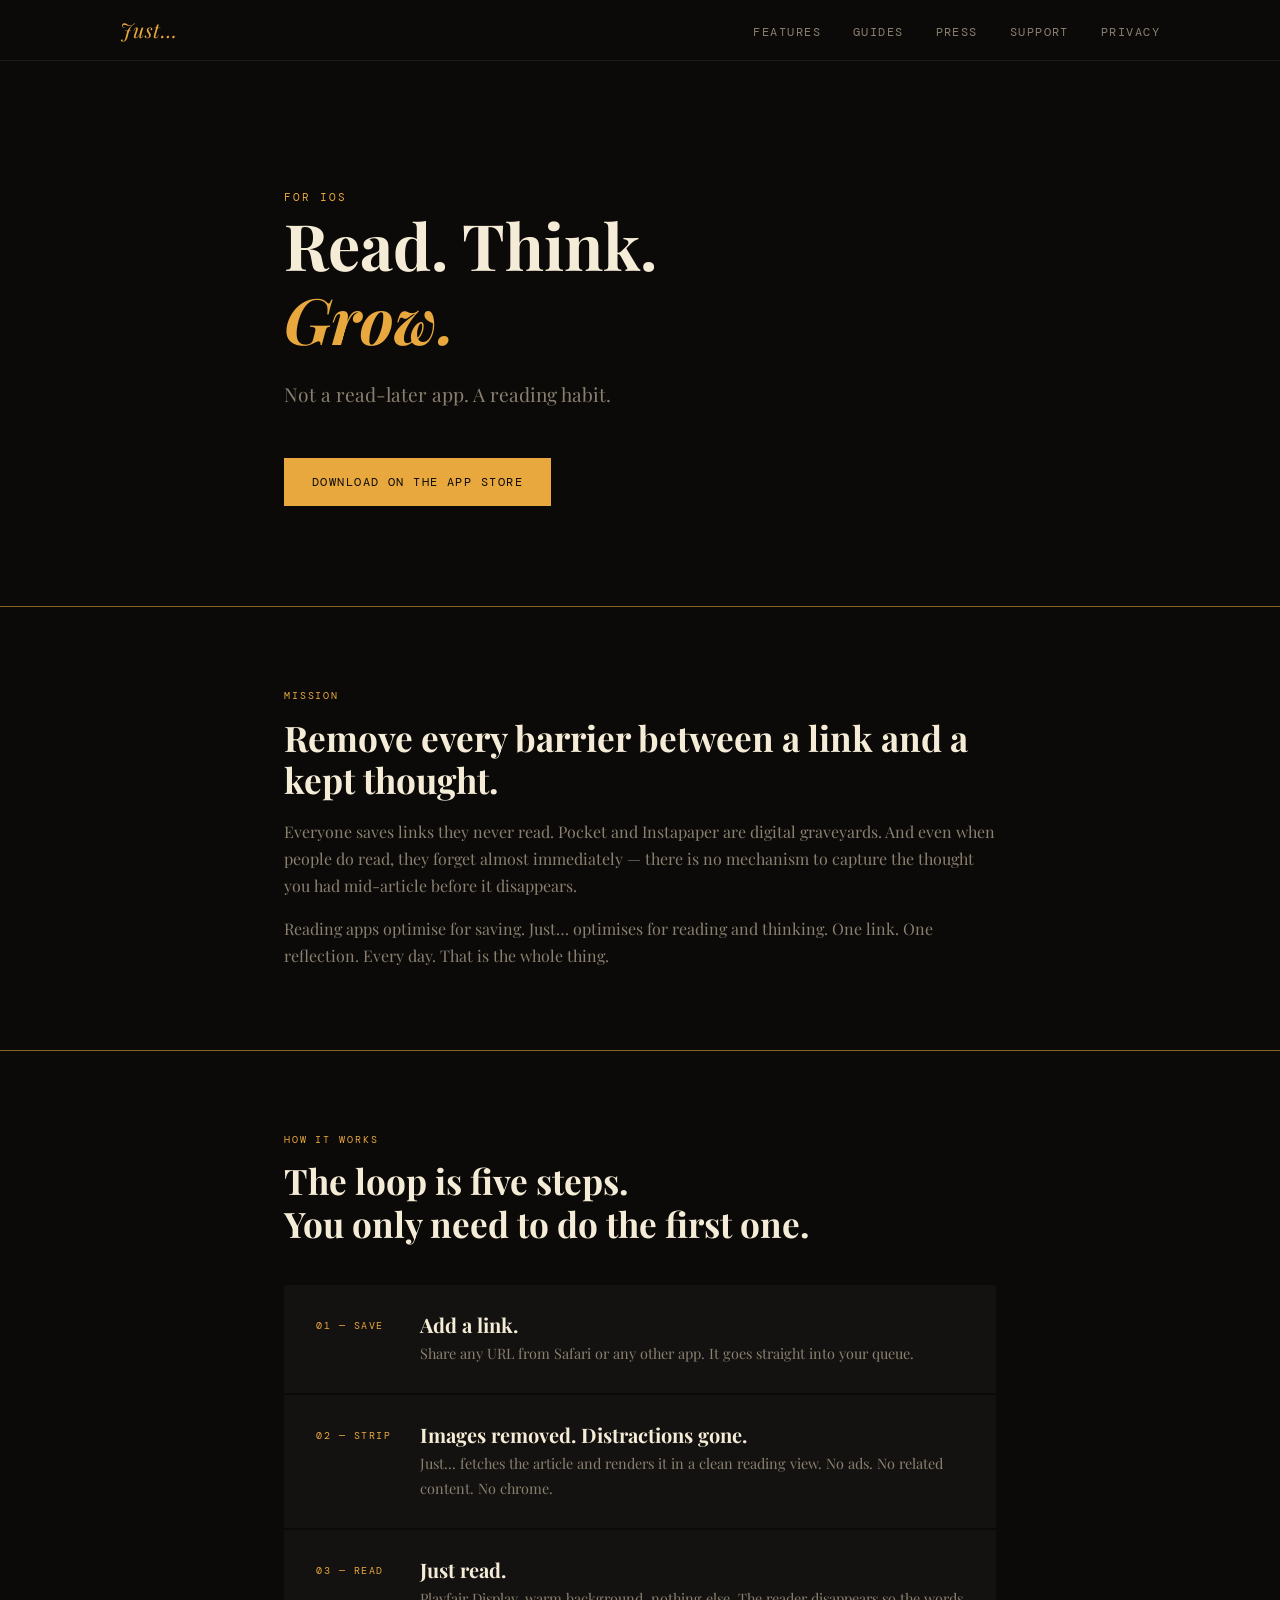
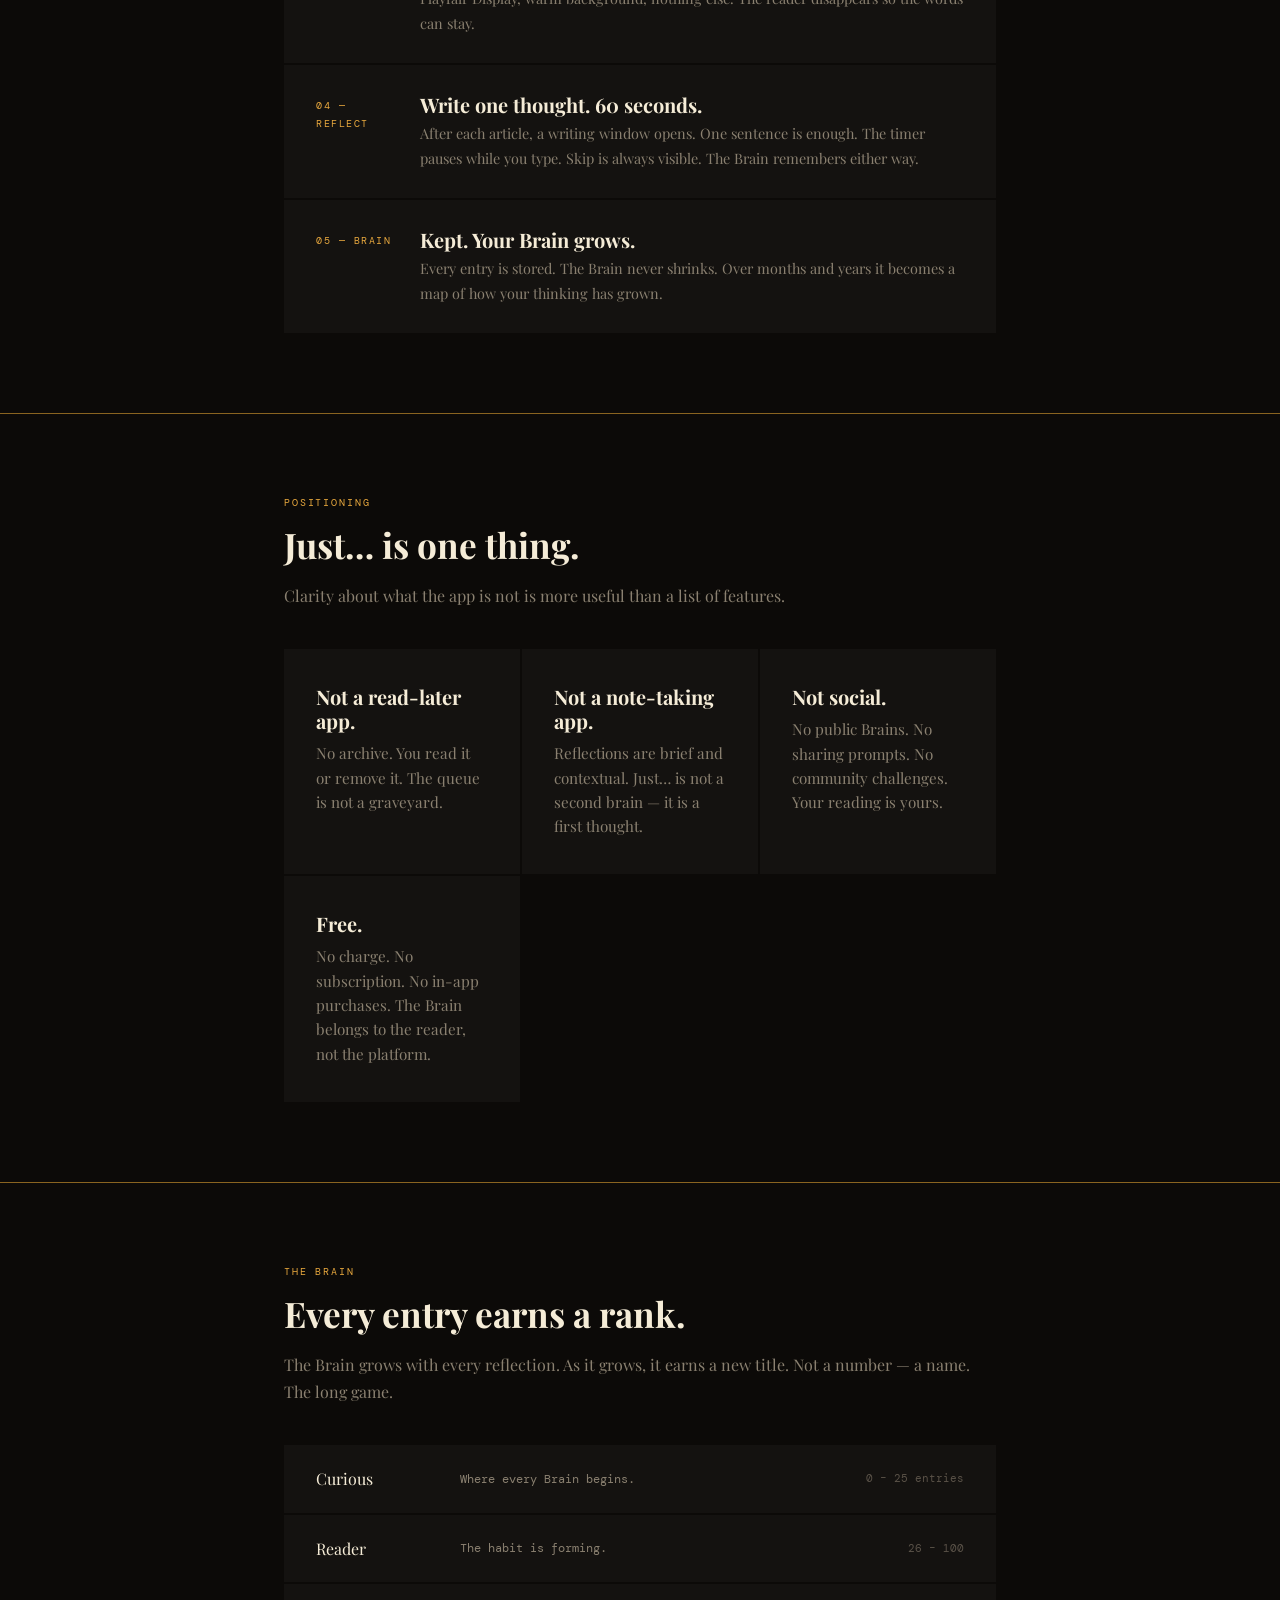
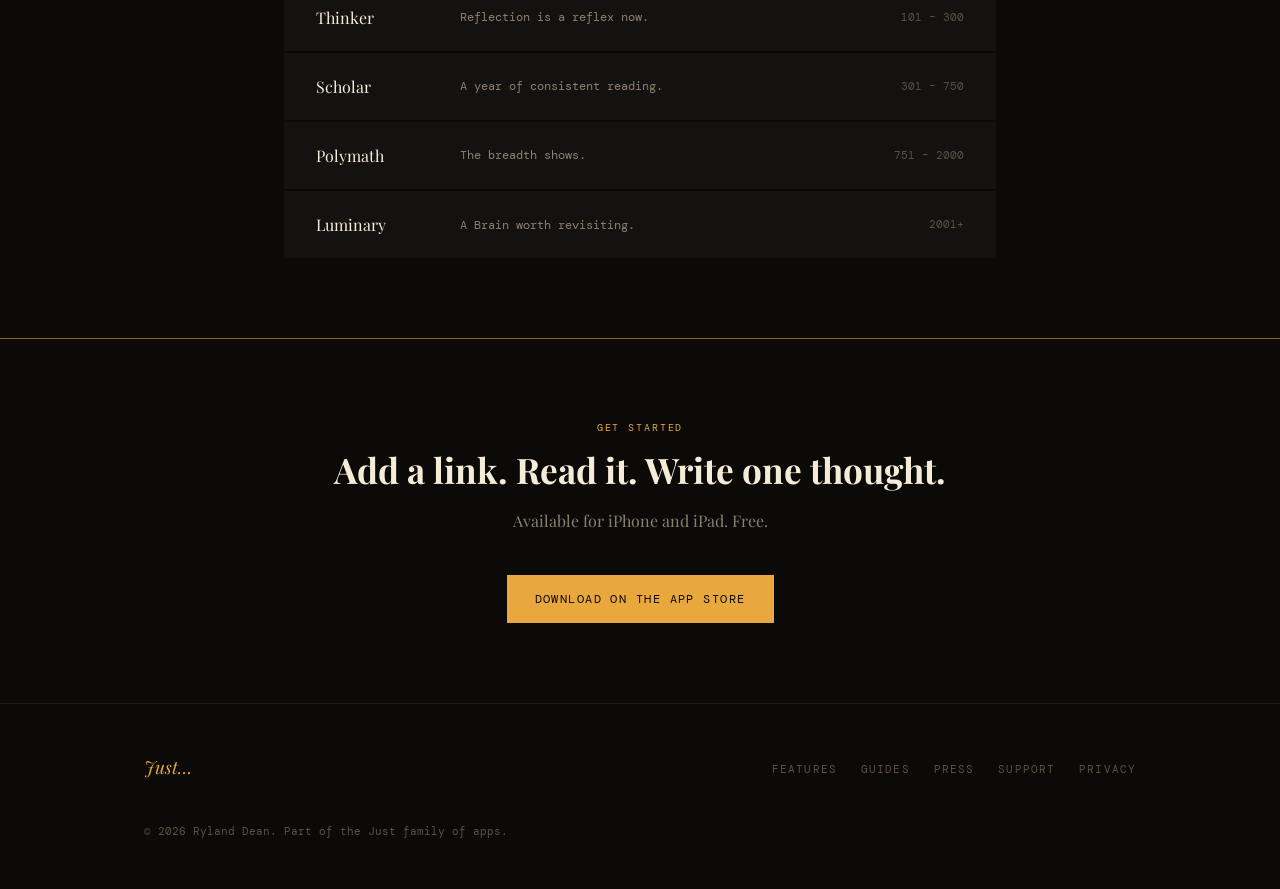
<file: docs/index.html>
<!DOCTYPE html>
<html lang="en">
<head>
  <meta charset="UTF-8">
  <meta name="viewport" content="width=device-width, initial-scale=1.0">
  <title>Just… — Daily reading. A growing brain.</title>
  <meta name="description" content="Read one link. Reflect for 60 seconds. Watch your Brain grow. Just… is a reading habit app for iOS.">
  <link rel="stylesheet" href="style.css">
</head>
<body>

<nav>
  <div class="nav-inner">
    <a href="index.html" class="nav-logo">Just…</a>
    <ul class="nav-links">
      <li><a href="features.html">Features</a></li>
      <li><a href="guides.html">Guides</a></li>
      <li><a href="press.html">Press</a></li>
      <li><a href="support.html">Support</a></li>
      <li><a href="privacy.html">Privacy</a></li>
    </ul>
  </div>
</nav>

<main>

  <!-- Hero -->
  <section class="hero">
    <div class="container">
      <span class="hero-eyebrow">For iOS</span>
      <h1 class="hero-title">Read. Think.<br><em>Grow.</em></h1>
      <p class="hero-sub">Not a read-later app. A reading habit.</p>
      <a href="#" class="btn btn--amber">Download on the App Store</a>
    </div>
  </section>

  <!-- Mission -->
  <section id="mission">
    <div class="container">
      <span class="label">Mission</span>
      <h2>Remove every barrier between a link and a kept thought.</h2>
      <p>
        Everyone saves links they never read. Pocket and Instapaper are digital graveyards.
        And even when people do read, they forget almost immediately — there is no mechanism
        to capture the thought you had mid-article before it disappears.
      </p>
      <p>
        Reading apps optimise for saving. Just… optimises for reading and thinking.
        One link. One reflection. Every day. That is the whole thing.
      </p>
    </div>
  </section>

  <!-- The Loop -->
  <section id="loop">
    <div class="container">
      <span class="label">How it works</span>
      <h2>The loop is five steps.<br>You only need to do the first one.</h2>

      <div class="loop">
        <div class="loop-step">
          <span class="loop-step-label">01 — Save</span>
          <div>
            <h3>Add a link.</h3>
            <p>Share any URL from Safari or any other app. It goes straight into your queue.</p>
          </div>
        </div>
        <div class="loop-step">
          <span class="loop-step-label">02 — Strip</span>
          <div>
            <h3>Images removed. Distractions gone.</h3>
            <p>Just… fetches the article and renders it in a clean reading view. No ads. No related content. No chrome.</p>
          </div>
        </div>
        <div class="loop-step">
          <span class="loop-step-label">03 — Read</span>
          <div>
            <h3>Just read.</h3>
            <p>Playfair Display, warm background, nothing else. The reader disappears so the words can stay.</p>
          </div>
        </div>
        <div class="loop-step">
          <span class="loop-step-label">04 — Reflect</span>
          <div>
            <h3>Write one thought. 60 seconds.</h3>
            <p>
              After each article, a writing window opens. One sentence is enough. The timer pauses
              while you type. Skip is always visible. The Brain remembers either way.
            </p>
          </div>
        </div>
        <div class="loop-step">
          <span class="loop-step-label">05 — Brain</span>
          <div>
            <h3>Kept. Your Brain grows.</h3>
            <p>Every entry is stored. The Brain never shrinks. Over months and years it becomes a map of how your thinking has grown.</p>
          </div>
        </div>
      </div>
    </div>
  </section>

  <!-- What it is not -->
  <section id="not">
    <div class="container">
      <span class="label">Positioning</span>
      <h2>Just… is one thing.</h2>
      <p>Clarity about what the app is not is more useful than a list of features.</p>

      <div class="card-grid" style="margin-top: 40px; grid-template-columns: repeat(auto-fit, minmax(200px, 1fr));">
        <div class="card">
          <h3>Not a read-later app.</h3>
          <p>No archive. You read it or remove it. The queue is not a graveyard.</p>
        </div>
        <div class="card">
          <h3>Not a note-taking app.</h3>
          <p>Reflections are brief and contextual. Just… is not a second brain — it is a first thought.</p>
        </div>
        <div class="card">
          <h3>Not social.</h3>
          <p>No public Brains. No sharing prompts. No community challenges. Your reading is yours.</p>
        </div>
        <div class="card">
          <h3>Free.</h3>
          <p>No charge. No subscription. No in-app purchases. The Brain belongs to the reader, not the platform.</p>
        </div>
      </div>
    </div>
  </section>

  <!-- The Brain Ranks -->
  <section id="brain">
    <div class="container">
      <span class="label">The Brain</span>
      <h2>Every entry earns a rank.</h2>
      <p>
        The Brain grows with every reflection. As it grows, it earns a new title.
        Not a number — a name. The long game.
      </p>

      <div class="rank-grid">
        <div class="rank-row">
          <span class="rank-title">Curious</span>
          <span class="rank-desc">Where every Brain begins.</span>
          <span class="rank-range">0 – 25 entries</span>
        </div>
        <div class="rank-row">
          <span class="rank-title">Reader</span>
          <span class="rank-desc">The habit is forming.</span>
          <span class="rank-range">26 – 100</span>
        </div>
        <div class="rank-row">
          <span class="rank-title">Thinker</span>
          <span class="rank-desc">Reflection is a reflex now.</span>
          <span class="rank-range">101 – 300</span>
        </div>
        <div class="rank-row">
          <span class="rank-title">Scholar</span>
          <span class="rank-desc">A year of consistent reading.</span>
          <span class="rank-range">301 – 750</span>
        </div>
        <div class="rank-row">
          <span class="rank-title">Polymath</span>
          <span class="rank-desc">The breadth shows.</span>
          <span class="rank-range">751 – 2000</span>
        </div>
        <div class="rank-row">
          <span class="rank-title">Luminary</span>
          <span class="rank-desc">A Brain worth revisiting.</span>
          <span class="rank-range">2001+</span>
        </div>
      </div>
    </div>
  </section>

  <!-- CTA -->
  <section>
    <div class="container" style="text-align: center;">
      <span class="label" style="display: block; text-align: center;">Get started</span>
      <h2>Add a link. Read it. Write one thought.</h2>
      <p style="max-width: 400px; margin: 0 auto 40px;">Available for iPhone and iPad. Free.</p>
      <a href="#" class="btn btn--amber">Download on the App Store</a>
    </div>
  </section>

</main>

<footer>
  <div class="footer-inner">
    <span class="footer-logo">Just…</span>
    <ul class="footer-links">
      <li><a href="features.html">Features</a></li>
      <li><a href="guides.html">Guides</a></li>
      <li><a href="press.html">Press</a></li>
      <li><a href="support.html">Support</a></li>
      <li><a href="privacy.html">Privacy</a></li>
    </ul>
    <p class="footer-copy">© 2026 Ryland Dean. Part of the Just family of apps.</p>
  </div>
</footer>

</body>
</html>
</file>
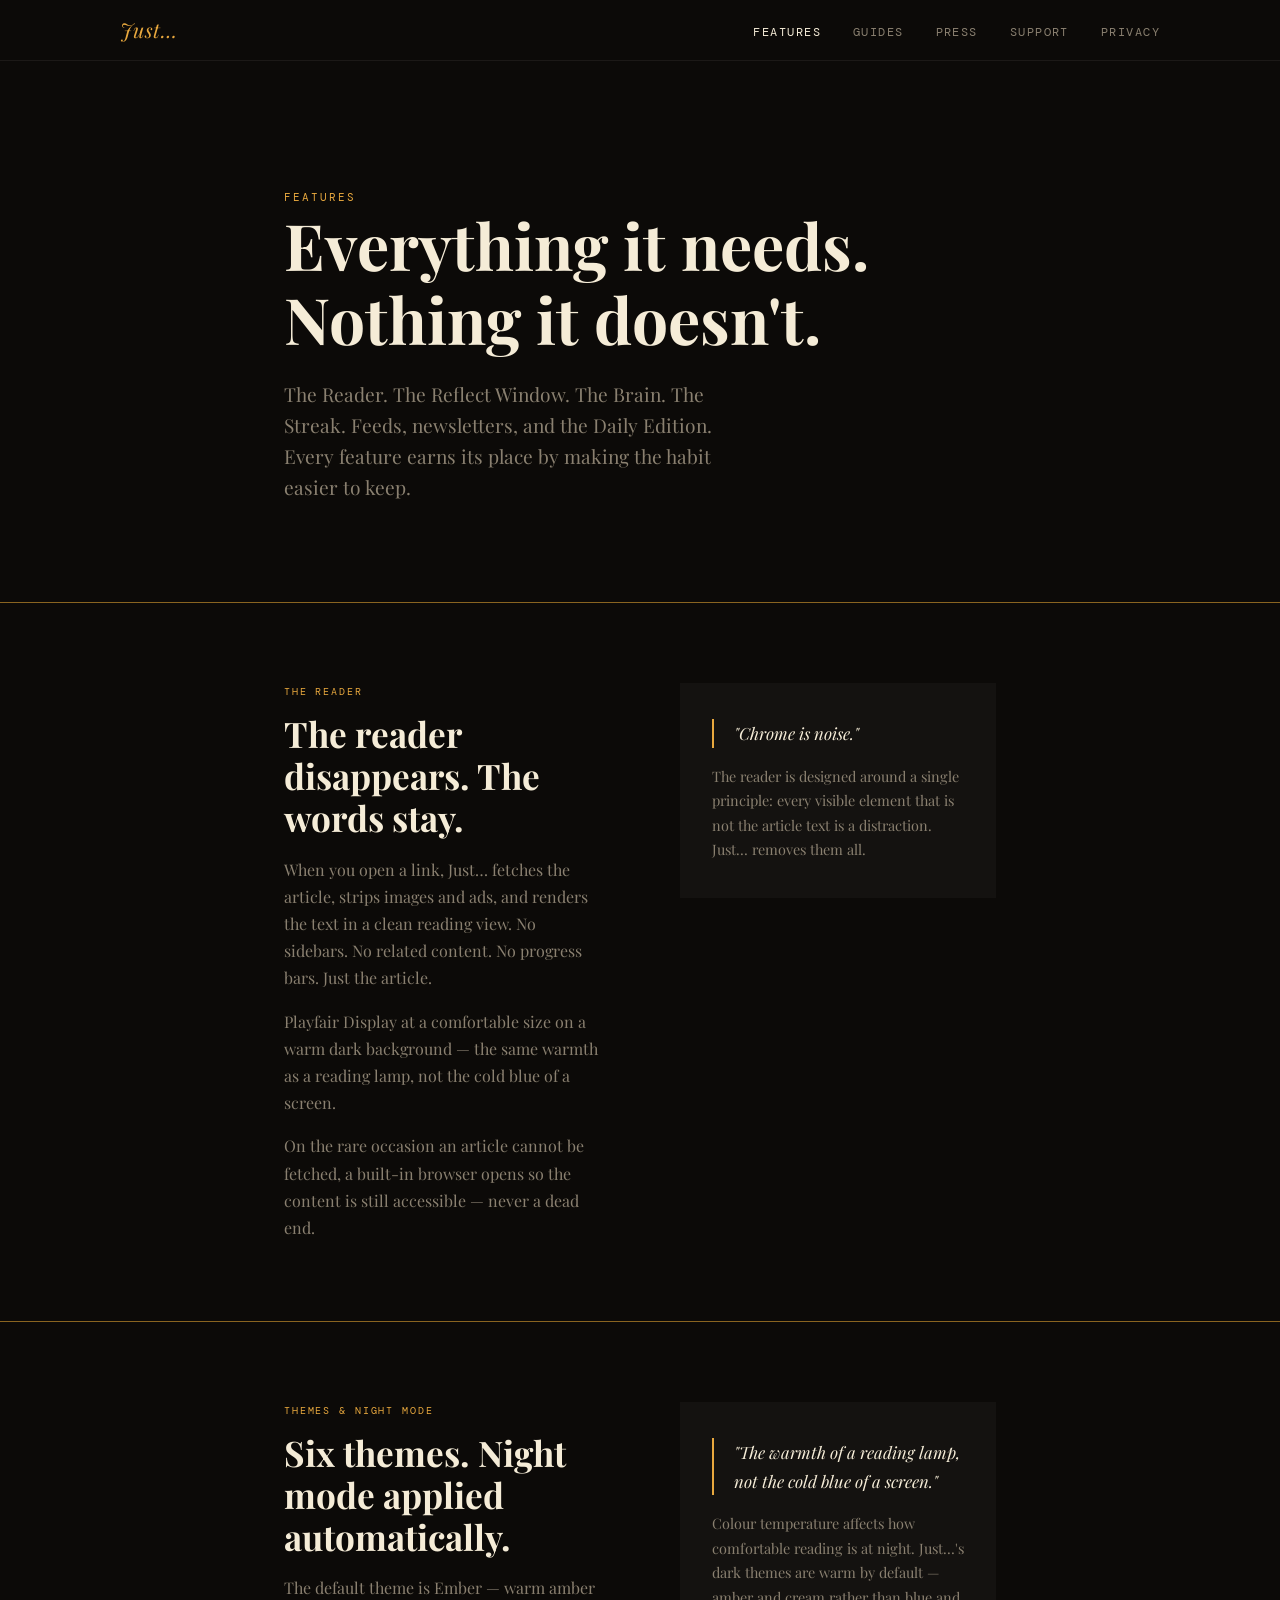
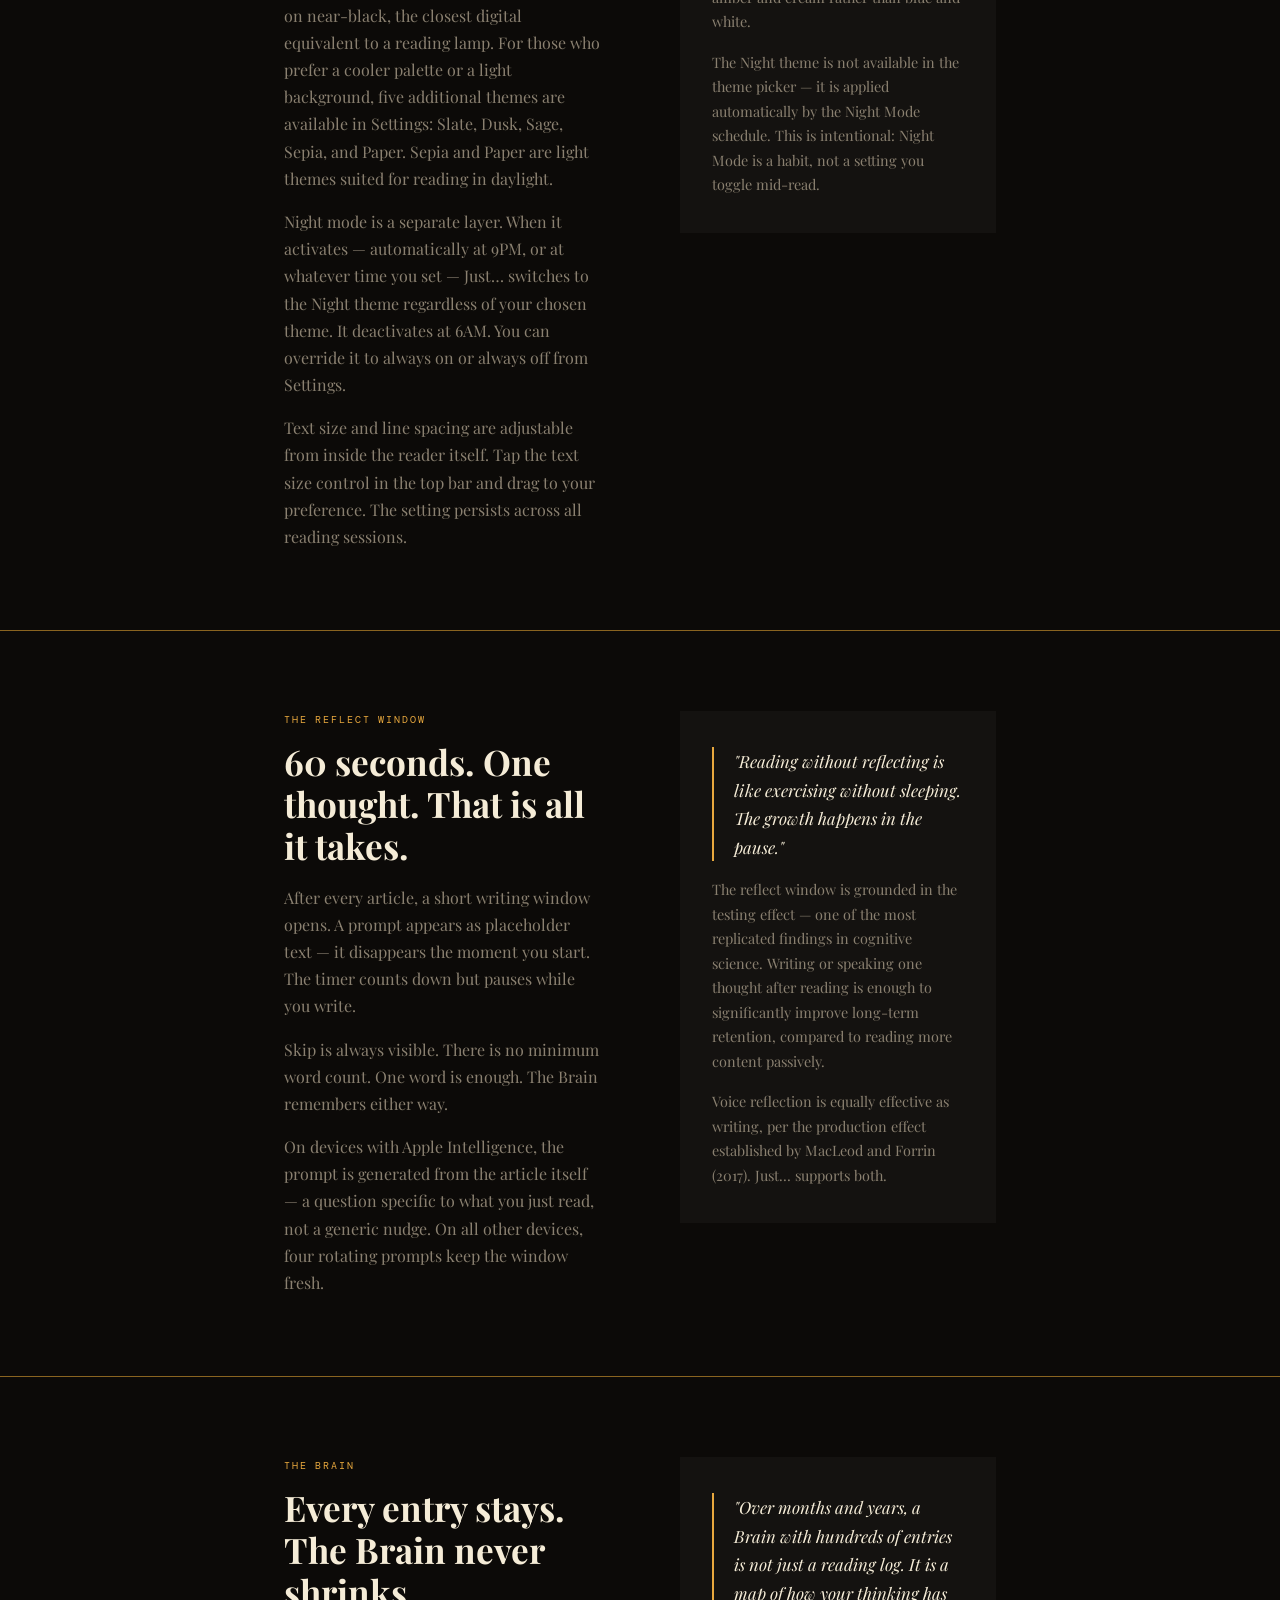
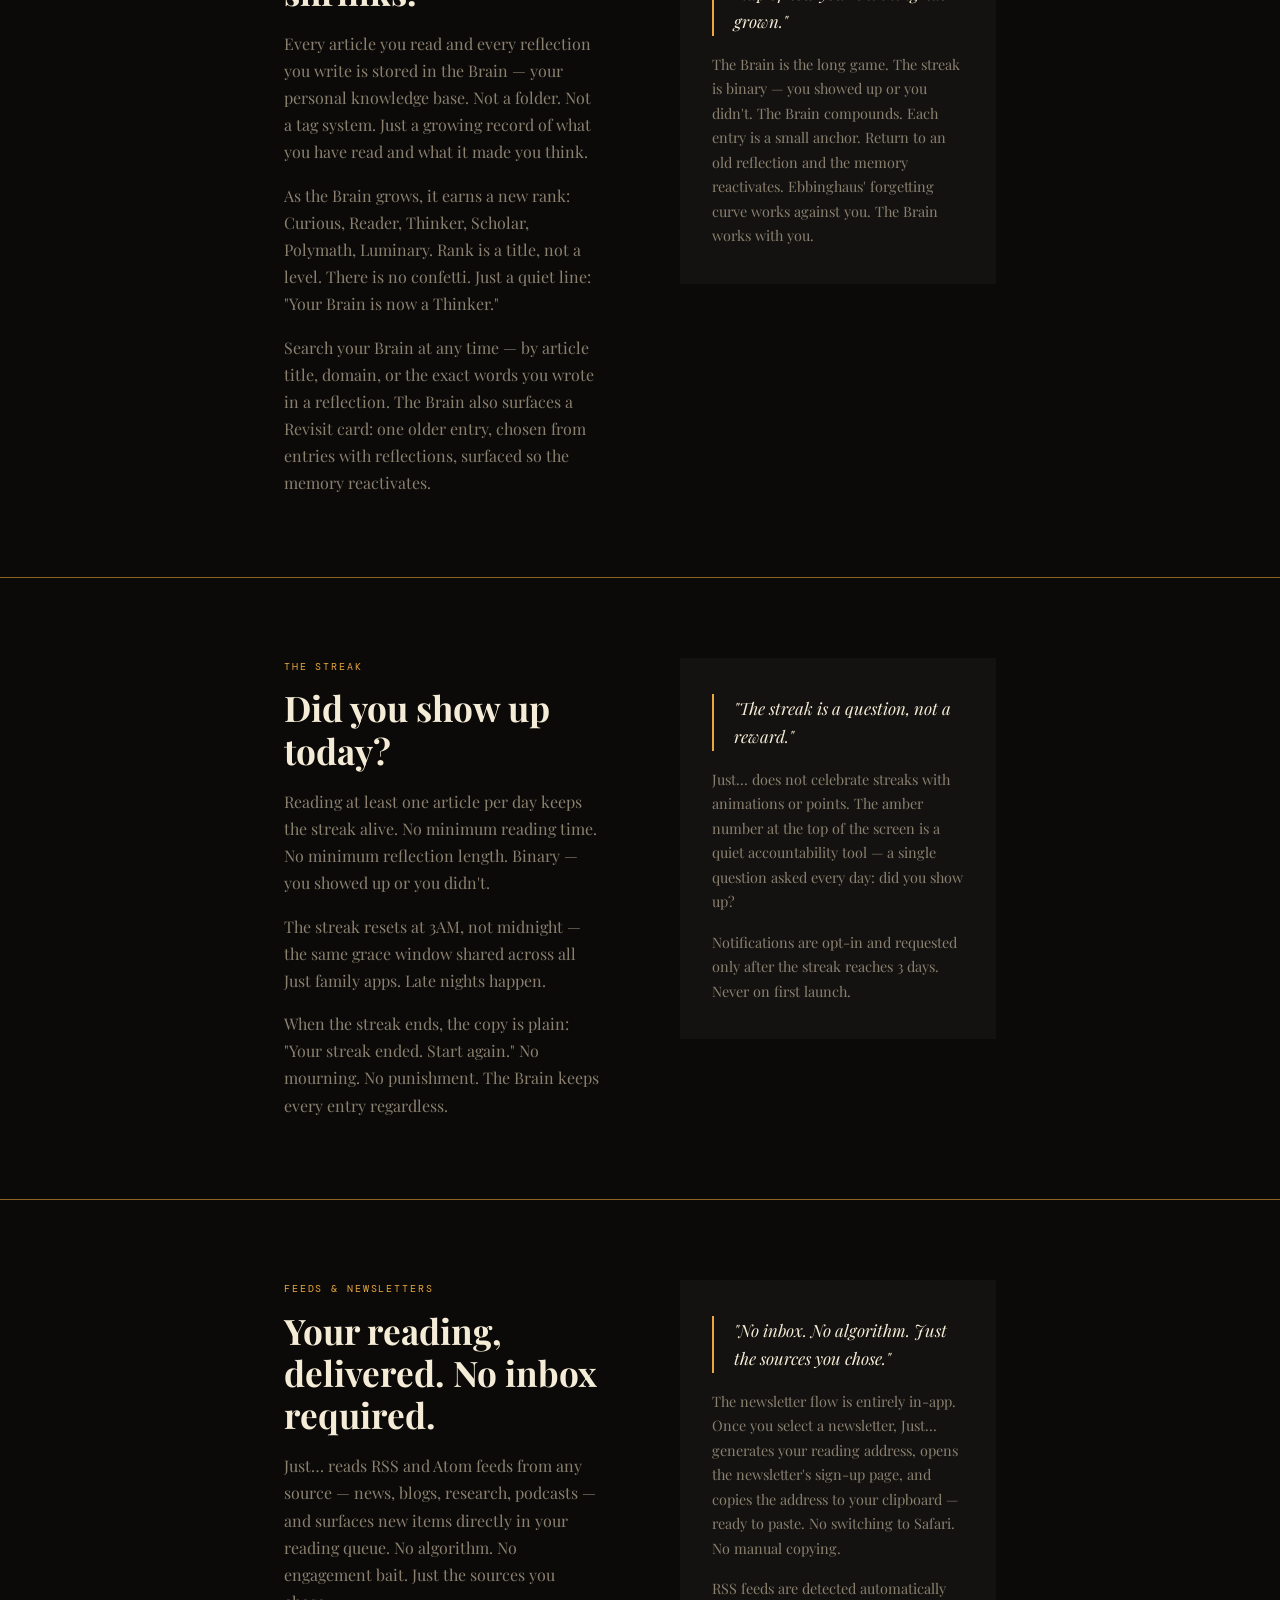
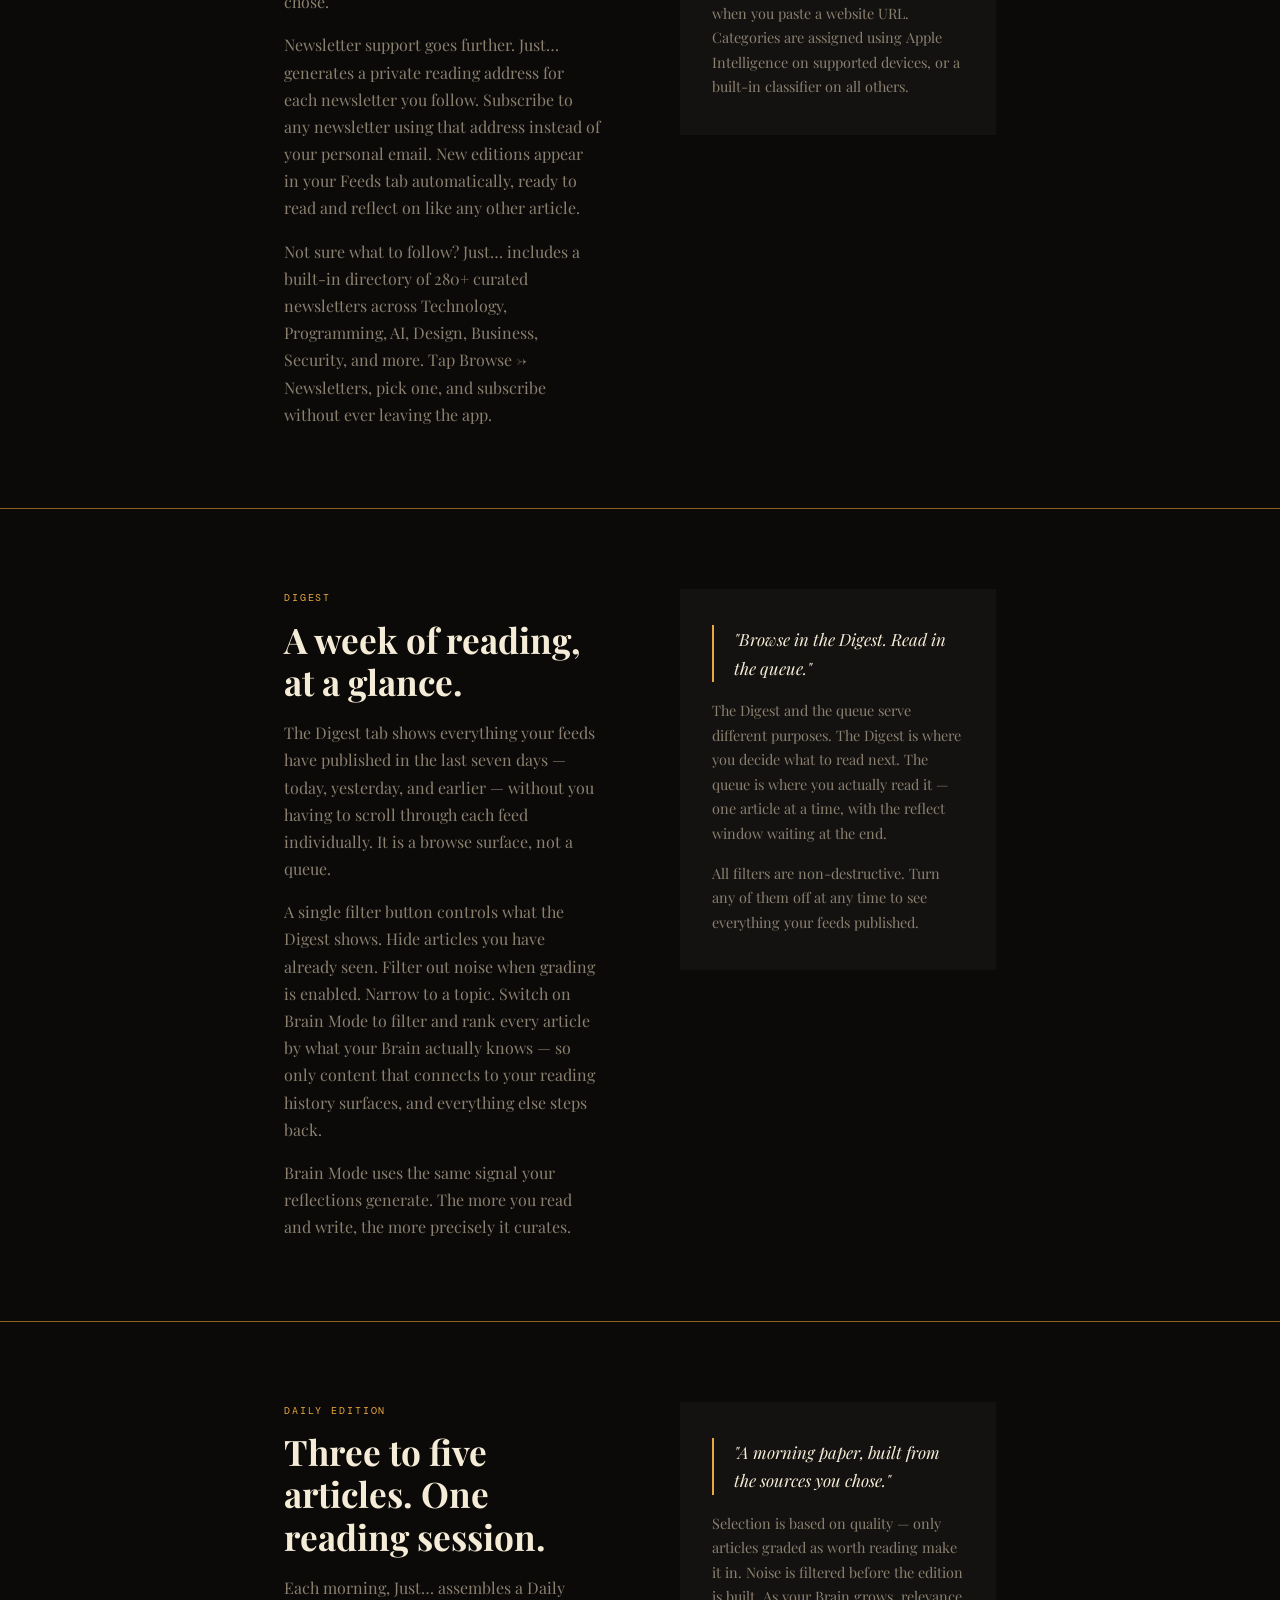
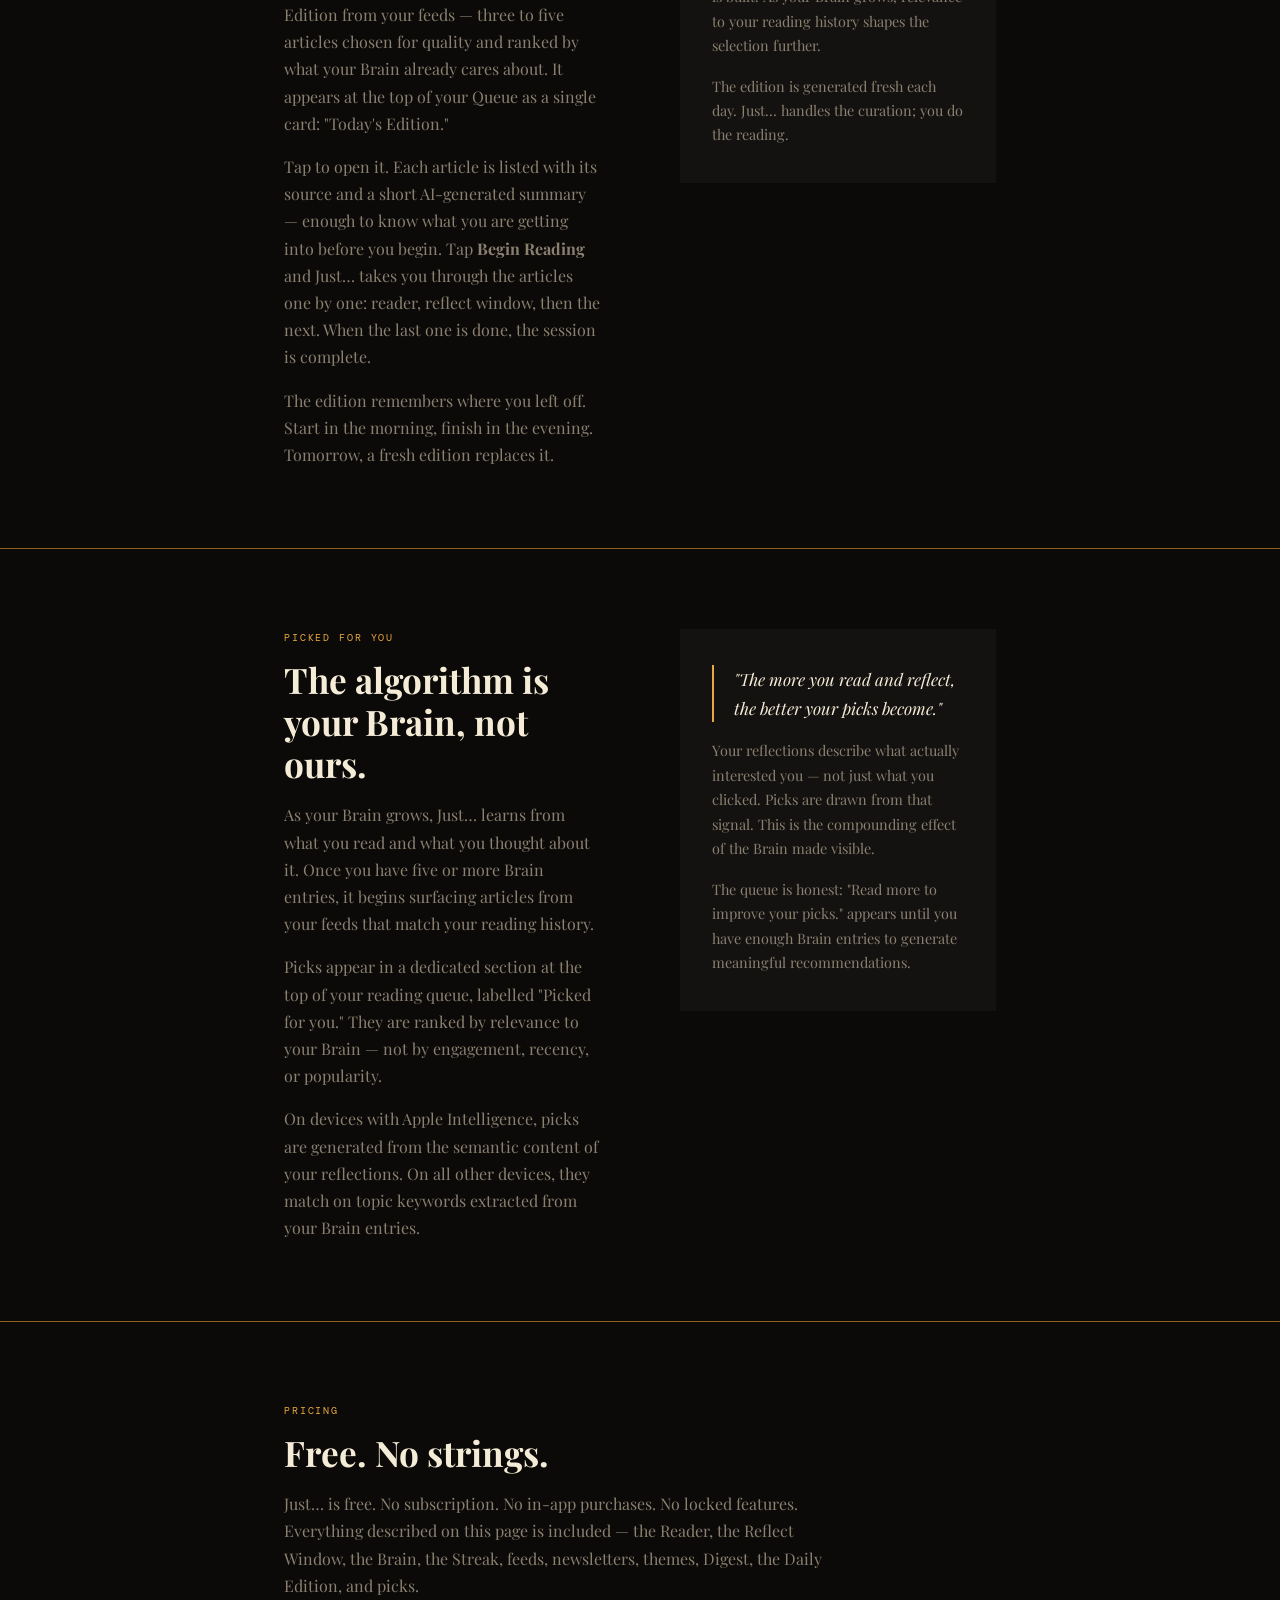
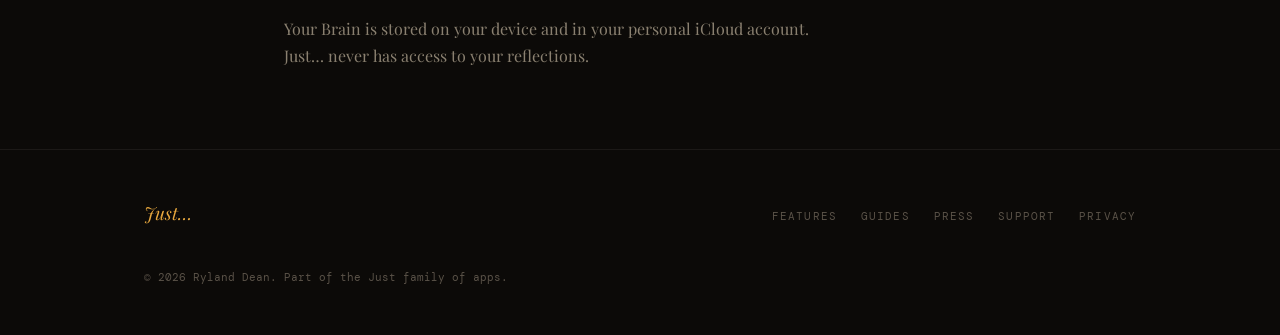
<file: docs/features.html>
<!DOCTYPE html>
<html lang="en">
<head>
  <meta charset="UTF-8">
  <meta name="viewport" content="width=device-width, initial-scale=1.0">
  <title>Features — Just…</title>
  <meta name="description" content="The Reader, the Reflect Window, the Brain, and the Streak. Everything Just… does and why it does it.">
  <link rel="stylesheet" href="style.css">
</head>
<body>

<nav>
  <div class="nav-inner">
    <a href="index.html" class="nav-logo">Just…</a>
    <ul class="nav-links">
      <li><a href="features.html" class="active">Features</a></li>
      <li><a href="guides.html">Guides</a></li>
      <li><a href="press.html">Press</a></li>
      <li><a href="support.html">Support</a></li>
      <li><a href="privacy.html">Privacy</a></li>
    </ul>
  </div>
</nav>

<main>

  <!-- Hero -->
  <section class="hero">
    <div class="container">
      <span class="hero-eyebrow">Features</span>
      <h1 class="hero-title">Everything it needs.<br>Nothing it doesn't.</h1>
      <p class="hero-sub">
        The Reader. The Reflect Window. The Brain. The Streak. Feeds, newsletters, and the Daily Edition.
        Every feature earns its place by making the habit easier to keep.
      </p>
    </div>
  </section>

  <!-- The Reader -->
  <section>
    <div class="container">
      <div class="feature-block">
        <div>
          <span class="label">The Reader</span>
          <h2>The reader disappears. The words stay.</h2>
          <p>
            When you open a link, Just… fetches the article, strips images and ads,
            and renders the text in a clean reading view. No sidebars. No related
            content. No progress bars. Just the article.
          </p>
          <p>
            Playfair Display at a comfortable size on a warm dark background — the same
            warmth as a reading lamp, not the cold blue of a screen.
          </p>
          <p>
            On the rare occasion an article cannot be fetched, a built-in browser
            opens so the content is still accessible — never a dead end.
          </p>
        </div>
        <div class="feature-aside">
          <p class="quote">"Chrome is noise."</p>
          <p>
            The reader is designed around a single principle: every visible element
            that is not the article text is a distraction. Just… removes them all.
          </p>
        </div>
      </div>
    </div>
  </section>

  <!-- Themes & Night Mode -->
  <section>
    <div class="container">
      <div class="feature-block">
        <div>
          <span class="label">Themes &amp; Night Mode</span>
          <h2>Six themes. Night mode applied automatically.</h2>
          <p>
            The default theme is Ember — warm amber on near-black, the closest digital
            equivalent to a reading lamp. For those who prefer a cooler palette or a
            light background, five additional themes are available in Settings: Slate,
            Dusk, Sage, Sepia, and Paper. Sepia and Paper are light themes suited for
            reading in daylight.
          </p>
          <p>
            Night mode is a separate layer. When it activates — automatically at 9PM,
            or at whatever time you set — Just… switches to the Night theme regardless
            of your chosen theme. It deactivates at 6AM. You can override it to always
            on or always off from Settings.
          </p>
          <p>
            Text size and line spacing are adjustable from inside the reader itself.
            Tap the text size control in the top bar and drag to your preference.
            The setting persists across all reading sessions.
          </p>
        </div>
        <div class="feature-aside">
          <p class="quote">"The warmth of a reading lamp, not the cold blue of a screen."</p>
          <p>
            Colour temperature affects how comfortable reading is at night.
            Just…'s dark themes are warm by default — amber and cream rather than
            blue and white.
          </p>
          <p>
            The Night theme is not available in the theme picker — it is applied
            automatically by the Night Mode schedule. This is intentional: Night Mode
            is a habit, not a setting you toggle mid-read.
          </p>
        </div>
      </div>
    </div>
  </section>

  <!-- The Reflect Window -->
  <section>
    <div class="container">
      <div class="feature-block">
        <div>
          <span class="label">The Reflect Window</span>
          <h2>60 seconds. One thought. That is all it takes.</h2>
          <p>
            After every article, a short writing window opens. A prompt appears as
            placeholder text — it disappears the moment you start. The timer counts
            down but pauses while you write.
          </p>
          <p>
            Skip is always visible. There is no minimum word count. One word is enough.
            The Brain remembers either way.
          </p>
          <p>
            On devices with Apple Intelligence, the prompt is generated from the
            article itself — a question specific to what you just read, not a generic
            nudge. On all other devices, four rotating prompts keep the window fresh.
          </p>
        </div>
        <div class="feature-aside">
          <p class="quote">"Reading without reflecting is like exercising without sleeping. The growth happens in the pause."</p>
          <p>
            The reflect window is grounded in the testing effect — one of the most
            replicated findings in cognitive science. Writing or speaking one thought
            after reading is enough to significantly improve long-term retention,
            compared to reading more content passively.
          </p>
          <p>
            Voice reflection is equally effective as writing, per the production
            effect established by MacLeod and Forrin (2017). Just… supports both.
          </p>
        </div>
      </div>
    </div>
  </section>

  <!-- The Brain -->
  <section>
    <div class="container">
      <div class="feature-block">
        <div>
          <span class="label">The Brain</span>
          <h2>Every entry stays. The Brain never shrinks.</h2>
          <p>
            Every article you read and every reflection you write is stored in the Brain —
            your personal knowledge base. Not a folder. Not a tag system. Just a growing
            record of what you have read and what it made you think.
          </p>
          <p>
            As the Brain grows, it earns a new rank: Curious, Reader, Thinker, Scholar,
            Polymath, Luminary. Rank is a title, not a level. There is no confetti.
            Just a quiet line: "Your Brain is now a Thinker."
          </p>
          <p>
            Search your Brain at any time — by article title, domain, or the exact words
            you wrote in a reflection. The Brain also surfaces a Revisit card: one
            older entry, chosen from entries with reflections, surfaced so the
            memory reactivates.
          </p>
        </div>
        <div class="feature-aside">
          <p class="quote">"Over months and years, a Brain with hundreds of entries is not just a reading log. It is a map of how your thinking has grown."</p>
          <p>
            The Brain is the long game. The streak is binary — you showed up or you didn't.
            The Brain compounds. Each entry is a small anchor. Return to an old reflection
            and the memory reactivates. Ebbinghaus' forgetting curve works against you.
            The Brain works with you.
          </p>
        </div>
      </div>
    </div>
  </section>

  <!-- The Streak -->
  <section>
    <div class="container">
      <div class="feature-block">
        <div>
          <span class="label">The Streak</span>
          <h2>Did you show up today?</h2>
          <p>
            Reading at least one article per day keeps the streak alive. No minimum
            reading time. No minimum reflection length. Binary — you showed up or you didn't.
          </p>
          <p>
            The streak resets at 3AM, not midnight — the same grace window shared
            across all Just family apps. Late nights happen.
          </p>
          <p>
            When the streak ends, the copy is plain: "Your streak ended. Start again."
            No mourning. No punishment. The Brain keeps every entry regardless.
          </p>
        </div>
        <div class="feature-aside">
          <p class="quote">"The streak is a question, not a reward."</p>
          <p>
            Just… does not celebrate streaks with animations or points. The amber number
            at the top of the screen is a quiet accountability tool — a single question
            asked every day: did you show up?
          </p>
          <p>
            Notifications are opt-in and requested only after the streak reaches 3 days.
            Never on first launch.
          </p>
        </div>
      </div>
    </div>
  </section>

  <!-- Feeds & Newsletters -->
  <section>
    <div class="container">
      <div class="feature-block">
        <div>
          <span class="label">Feeds &amp; Newsletters</span>
          <h2>Your reading, delivered. No inbox required.</h2>
          <p>
            Just… reads RSS and Atom feeds from any source — news, blogs, research,
            podcasts — and surfaces new items directly in your reading queue. No
            algorithm. No engagement bait. Just the sources you chose.
          </p>
          <p>
            Newsletter support goes further. Just… generates a private reading address
            for each newsletter you follow. Subscribe to any newsletter using that
            address instead of your personal email. New editions appear in your Feeds
            tab automatically, ready to read and reflect on like any other article.
          </p>
          <p>
            Not sure what to follow? Just… includes a built-in directory of 280+
            curated newsletters across Technology, Programming, AI, Design, Business,
            Security, and more. Tap Browse → Newsletters, pick one, and subscribe
            without ever leaving the app.
          </p>
        </div>
        <div class="feature-aside">
          <p class="quote">"No inbox. No algorithm. Just the sources you chose."</p>
          <p>
            The newsletter flow is entirely in-app. Once you select a newsletter,
            Just… generates your reading address, opens the newsletter's sign-up page,
            and copies the address to your clipboard — ready to paste. No switching
            to Safari. No manual copying.
          </p>
          <p>
            RSS feeds are detected automatically when you paste a website URL.
            Categories are assigned using Apple Intelligence on supported devices,
            or a built-in classifier on all others.
          </p>
        </div>
      </div>
    </div>
  </section>

  <!-- Digest -->
  <section>
    <div class="container">
      <div class="feature-block">
        <div>
          <span class="label">Digest</span>
          <h2>A week of reading, at a glance.</h2>
          <p>
            The Digest tab shows everything your feeds have published in the last
            seven days — today, yesterday, and earlier — without you having to scroll
            through each feed individually. It is a browse surface, not a queue.
          </p>
          <p>
            A single filter button controls what the Digest shows. Hide articles you
            have already seen. Filter out noise when grading is enabled. Narrow to a
            topic. Switch on Brain Mode to filter and rank every article by what your
            Brain actually knows — so only content that connects to your reading
            history surfaces, and everything else steps back.
          </p>
          <p>
            Brain Mode uses the same signal your reflections generate. The more you
            read and write, the more precisely it curates.
          </p>
        </div>
        <div class="feature-aside">
          <p class="quote">"Browse in the Digest. Read in the queue."</p>
          <p>
            The Digest and the queue serve different purposes. The Digest is where
            you decide what to read next. The queue is where you actually read it —
            one article at a time, with the reflect window waiting at the end.
          </p>
          <p>
            All filters are non-destructive. Turn any of them off at any time to
            see everything your feeds published.
          </p>
        </div>
      </div>
    </div>
  </section>

  <!-- Daily Edition -->
  <section>
    <div class="container">
      <div class="feature-block">
        <div>
          <span class="label">Daily Edition</span>
          <h2>Three to five articles. One reading session.</h2>
          <p>
            Each morning, Just… assembles a Daily Edition from your feeds —
            three to five articles chosen for quality and ranked by what your
            Brain already cares about. It appears at the top of your Queue
            as a single card: "Today's Edition."
          </p>
          <p>
            Tap to open it. Each article is listed with its source and a short
            AI-generated summary — enough to know what you are getting into
            before you begin. Tap <strong>Begin Reading</strong> and Just…
            takes you through the articles one by one: reader, reflect window,
            then the next. When the last one is done, the session is complete.
          </p>
          <p>
            The edition remembers where you left off. Start in the morning,
            finish in the evening. Tomorrow, a fresh edition replaces it.
          </p>
        </div>
        <div class="feature-aside">
          <p class="quote">"A morning paper, built from the sources you chose."</p>
          <p>
            Selection is based on quality — only articles graded as worth
            reading make it in. Noise is filtered before the edition is built.
            As your Brain grows, relevance to your reading history shapes
            the selection further.
          </p>
          <p>
            The edition is generated fresh each day. Just… handles the
            curation; you do the reading.
          </p>
        </div>
      </div>
    </div>
  </section>

  <!-- Picked for You -->
  <section>
    <div class="container">
      <div class="feature-block">
        <div>
          <span class="label">Picked for you</span>
          <h2>The algorithm is your Brain, not ours.</h2>
          <p>
            As your Brain grows, Just… learns from what you read and what you thought
            about it. Once you have five or more Brain entries, it begins surfacing
            articles from your feeds that match your reading history.
          </p>
          <p>
            Picks appear in a dedicated section at the top of your reading queue,
            labelled "Picked for you." They are ranked by relevance to your Brain —
            not by engagement, recency, or popularity.
          </p>
          <p>
            On devices with Apple Intelligence, picks are generated from the semantic
            content of your reflections. On all other devices, they match on topic
            keywords extracted from your Brain entries.
          </p>
        </div>
        <div class="feature-aside">
          <p class="quote">"The more you read and reflect, the better your picks become."</p>
          <p>
            Your reflections describe what actually interested you — not just what
            you clicked. Picks are drawn from that signal. This is the compounding
            effect of the Brain made visible.
          </p>
          <p>
            The queue is honest: "Read more to improve your picks." appears until
            you have enough Brain entries to generate meaningful recommendations.
          </p>
        </div>
      </div>
    </div>
  </section>

  <!-- Free -->
  <section>
    <div class="container">
      <span class="label">Pricing</span>
      <h2>Free. No strings.</h2>
      <p style="max-width: 560px;">
        Just… is free. No subscription. No in-app purchases. No locked features.
        Everything described on this page is included — the Reader, the Reflect Window,
        the Brain, the Streak, feeds, newsletters, themes, Digest, the Daily Edition, and picks.
      </p>
      <p style="max-width: 560px; margin-top: 16px;">
        Your Brain is stored on your device and in your personal iCloud account.
        Just… never has access to your reflections.
      </p>
    </div>
  </section>

</main>

<footer>
  <div class="footer-inner">
    <span class="footer-logo">Just…</span>
    <ul class="footer-links">
      <li><a href="features.html">Features</a></li>
      <li><a href="guides.html">Guides</a></li>
      <li><a href="press.html">Press</a></li>
      <li><a href="support.html">Support</a></li>
      <li><a href="privacy.html">Privacy</a></li>
    </ul>
    <p class="footer-copy">© 2026 Ryland Dean. Part of the Just family of apps.</p>
  </div>
</footer>

</body>
</html>
</file>
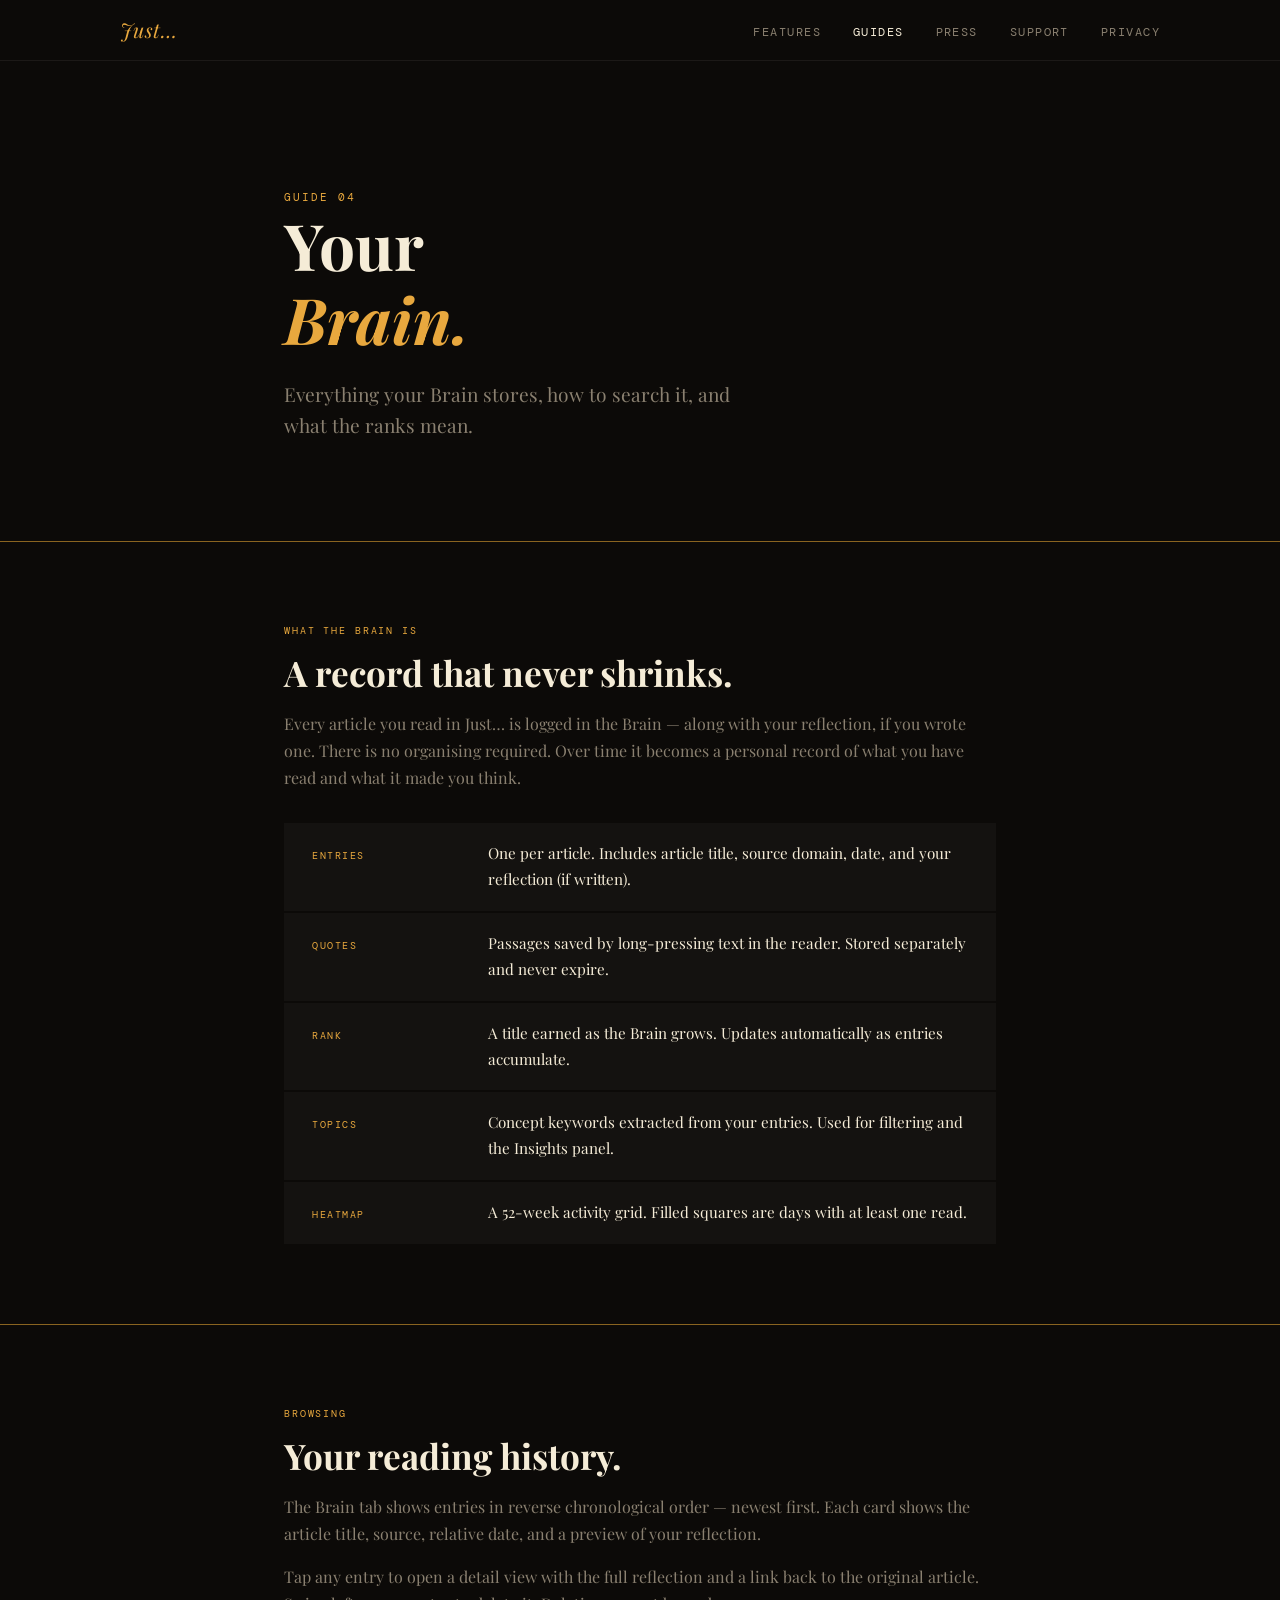
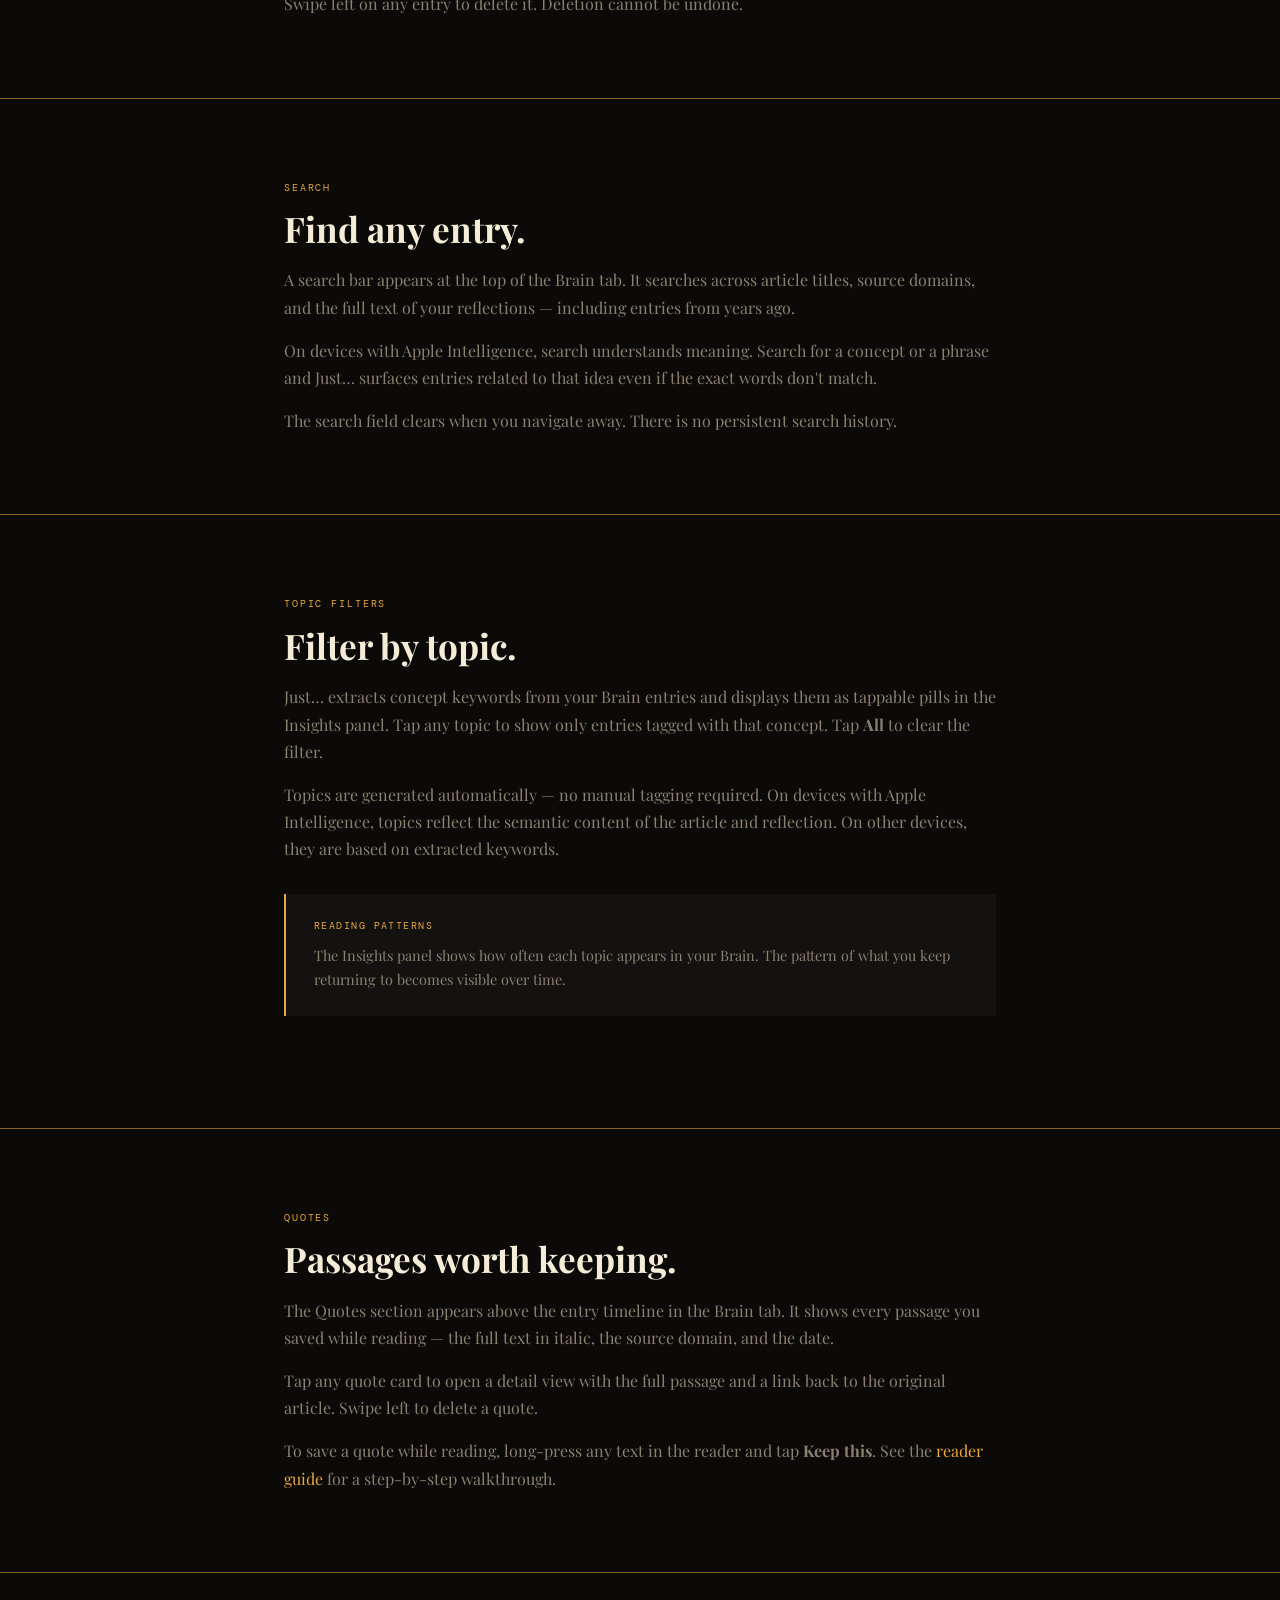
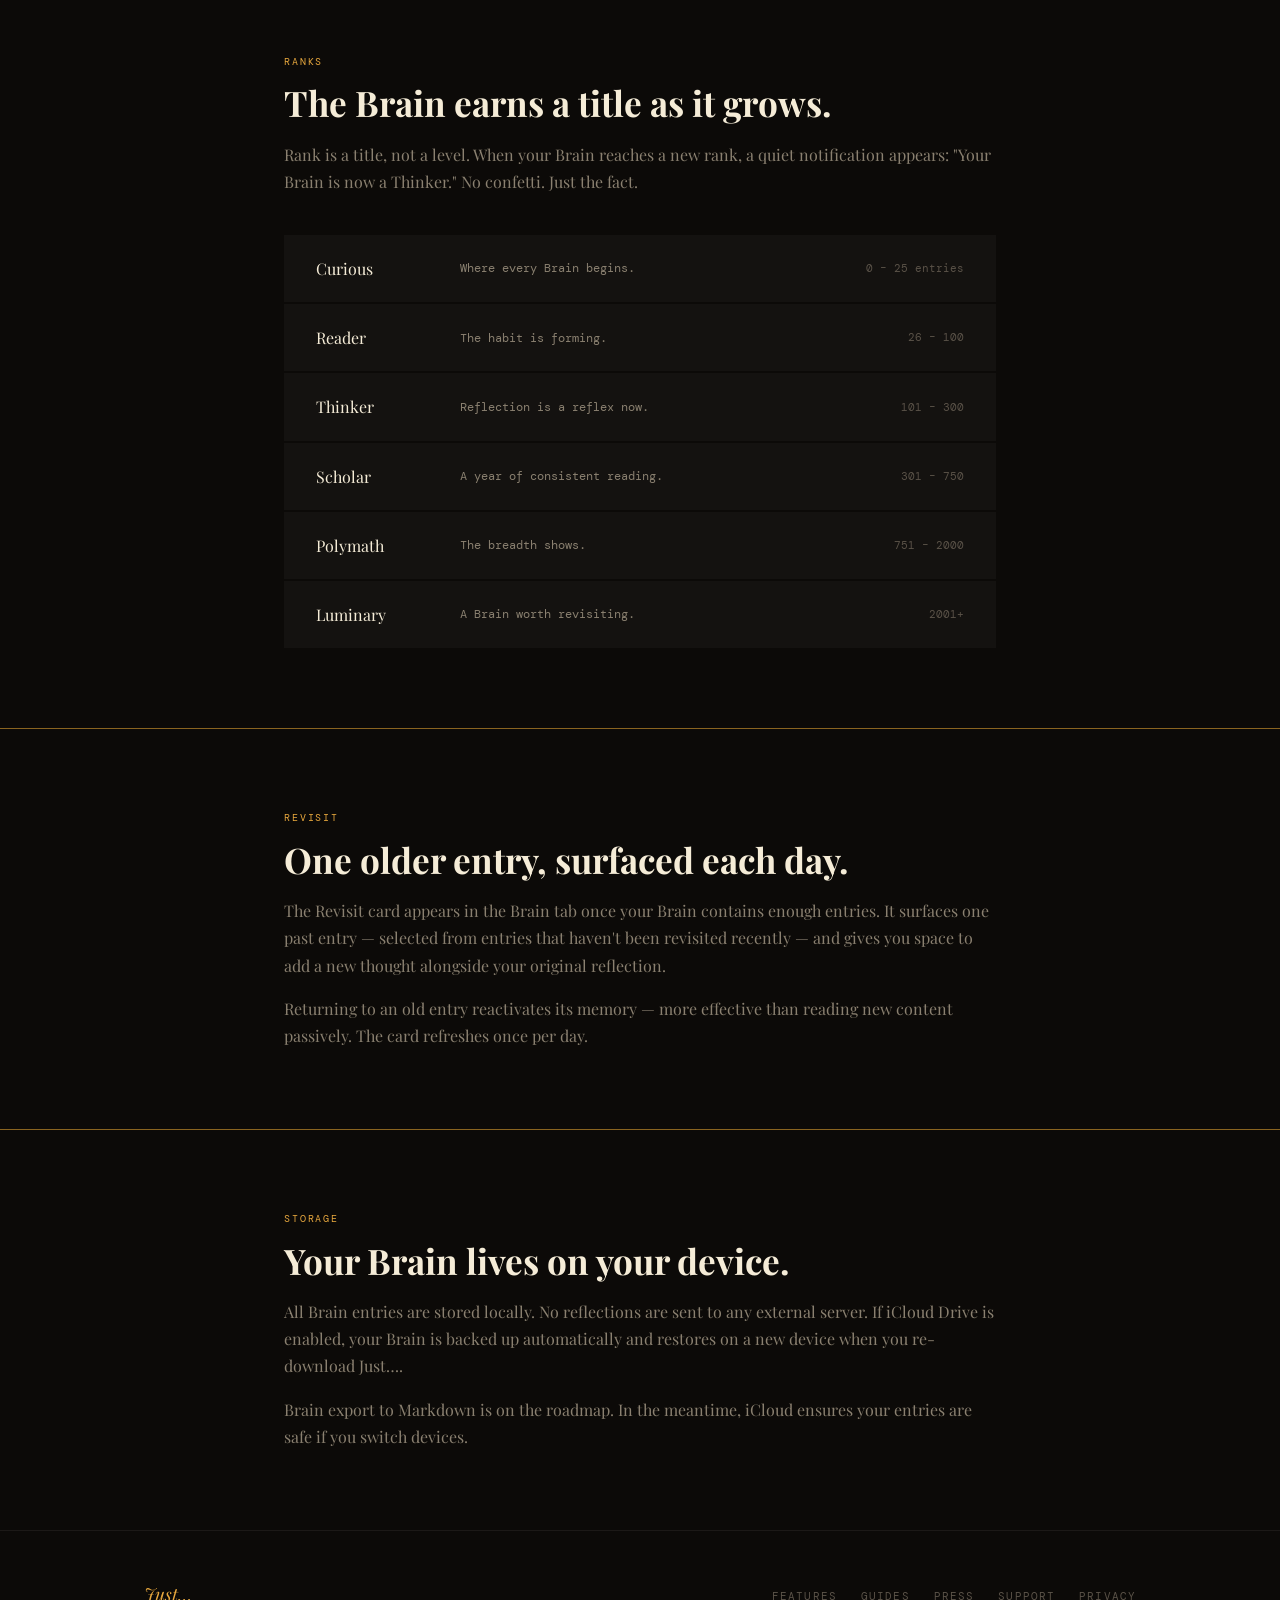
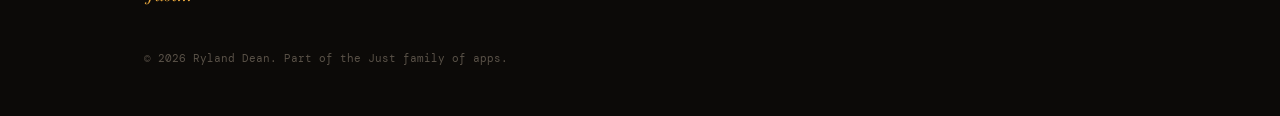
<file: docs/guide-brain.html>
<!DOCTYPE html>
<html lang="en">
<head>
  <meta charset="UTF-8">
  <meta name="viewport" content="width=device-width, initial-scale=1.0">
  <title>Your Brain — Just…</title>
  <meta name="description" content="How to browse, search, and filter your Brain — plus quotes, ranks, and the Revisit feature — in Just….">
  <link rel="stylesheet" href="style.css">
</head>
<body>

<nav>
  <div class="nav-inner">
    <a href="index.html" class="nav-logo">Just…</a>
    <ul class="nav-links">
      <li><a href="features.html">Features</a></li>
      <li><a href="guides.html" class="active">Guides</a></li>
      <li><a href="press.html">Press</a></li>
      <li><a href="support.html">Support</a></li>
      <li><a href="privacy.html">Privacy</a></li>
    </ul>
  </div>
</nav>

<main>

  <!-- Hero -->
  <section class="hero">
    <div class="container">
      <span class="hero-eyebrow">Guide 04</span>
      <h1 class="hero-title">Your<br><em>Brain.</em></h1>
      <p class="hero-sub">Everything your Brain stores, how to search it, and what the ranks mean.</p>
    </div>
  </section>

  <!-- What the Brain stores -->
  <section>
    <div class="container">
      <span class="label">What the Brain is</span>
      <h2>A record that never shrinks.</h2>
      <p>
        Every article you read in Just… is logged in the Brain — along with
        your reflection, if you wrote one. There is no organising required.
        Over time it becomes a personal record of what you have read and what
        it made you think.
      </p>

      <div class="fact-list" style="margin-top: 32px;">
        <div class="fact-row">
          <span class="fact-key">Entries</span>
          <span class="fact-val">One per article. Includes article title, source domain, date, and your reflection (if written).</span>
        </div>
        <div class="fact-row">
          <span class="fact-key">Quotes</span>
          <span class="fact-val">Passages saved by long-pressing text in the reader. Stored separately and never expire.</span>
        </div>
        <div class="fact-row">
          <span class="fact-key">Rank</span>
          <span class="fact-val">A title earned as the Brain grows. Updates automatically as entries accumulate.</span>
        </div>
        <div class="fact-row">
          <span class="fact-key">Topics</span>
          <span class="fact-val">Concept keywords extracted from your entries. Used for filtering and the Insights panel.</span>
        </div>
        <div class="fact-row">
          <span class="fact-key">Heatmap</span>
          <span class="fact-val">A 52-week activity grid. Filled squares are days with at least one read.</span>
        </div>
      </div>
    </div>
  </section>

  <!-- Browsing entries -->
  <section>
    <div class="container">
      <span class="label">Browsing</span>
      <h2>Your reading history.</h2>
      <p>
        The Brain tab shows entries in reverse chronological order — newest
        first. Each card shows the article title, source, relative date, and a
        preview of your reflection.
      </p>
      <p>
        Tap any entry to open a detail view with the full reflection and a link
        back to the original article. Swipe left on any entry to delete it.
        Deletion cannot be undone.
      </p>
    </div>
  </section>

  <!-- Searching -->
  <section>
    <div class="container">
      <span class="label">Search</span>
      <h2>Find any entry.</h2>
      <p>
        A search bar appears at the top of the Brain tab. It searches across
        article titles, source domains, and the full text of your reflections —
        including entries from years ago.
      </p>
      <p>
        On devices with Apple Intelligence, search understands meaning.
        Search for a concept or a phrase and Just… surfaces entries related to
        that idea even if the exact words don't match.
      </p>
      <p>
        The search field clears when you navigate away. There is no persistent
        search history.
      </p>
    </div>
  </section>

  <!-- Topic filters -->
  <section>
    <div class="container">
      <span class="label">Topic filters</span>
      <h2>Filter by topic.</h2>
      <p>
        Just… extracts concept keywords from your Brain entries and displays
        them as tappable pills in the Insights panel. Tap any topic to show
        only entries tagged with that concept. Tap <strong>All</strong> to
        clear the filter.
      </p>
      <p>
        Topics are generated automatically — no manual tagging required. On
        devices with Apple Intelligence, topics reflect the semantic content of
        the article and reflection. On other devices, they are based on
        extracted keywords.
      </p>
      <div class="tip">
        <span class="tip-label">Reading patterns</span>
        <p>
          The Insights panel shows how often each topic appears in your Brain.
          The pattern of what you keep returning to becomes visible over time.
        </p>
      </div>
    </div>
  </section>

  <!-- Quotes section -->
  <section>
    <div class="container">
      <span class="label">Quotes</span>
      <h2>Passages worth keeping.</h2>
      <p>
        The Quotes section appears above the entry timeline in the Brain tab.
        It shows every passage you saved while reading — the full text in
        italic, the source domain, and the date.
      </p>
      <p>
        Tap any quote card to open a detail view with the full passage and a
        link back to the original article. Swipe left to delete a quote.
      </p>
      <p>
        To save a quote while reading, long-press any text in the reader and
        tap <strong>Keep this</strong>. See the
        <a href="guide-reader.html">reader guide</a> for a step-by-step walkthrough.
      </p>
    </div>
  </section>

  <!-- Ranks -->
  <section>
    <div class="container">
      <span class="label">Ranks</span>
      <h2>The Brain earns a title as it grows.</h2>
      <p>
        Rank is a title, not a level. When your Brain reaches a new rank,
        a quiet notification appears: "Your Brain is now a Thinker."
        No confetti. Just the fact.
      </p>

      <div class="rank-grid">
        <div class="rank-row">
          <span class="rank-title">Curious</span>
          <span class="rank-desc">Where every Brain begins.</span>
          <span class="rank-range">0 – 25 entries</span>
        </div>
        <div class="rank-row">
          <span class="rank-title">Reader</span>
          <span class="rank-desc">The habit is forming.</span>
          <span class="rank-range">26 – 100</span>
        </div>
        <div class="rank-row">
          <span class="rank-title">Thinker</span>
          <span class="rank-desc">Reflection is a reflex now.</span>
          <span class="rank-range">101 – 300</span>
        </div>
        <div class="rank-row">
          <span class="rank-title">Scholar</span>
          <span class="rank-desc">A year of consistent reading.</span>
          <span class="rank-range">301 – 750</span>
        </div>
        <div class="rank-row">
          <span class="rank-title">Polymath</span>
          <span class="rank-desc">The breadth shows.</span>
          <span class="rank-range">751 – 2000</span>
        </div>
        <div class="rank-row">
          <span class="rank-title">Luminary</span>
          <span class="rank-desc">A Brain worth revisiting.</span>
          <span class="rank-range">2001+</span>
        </div>
      </div>
    </div>
  </section>

  <!-- Revisit -->
  <section>
    <div class="container">
      <span class="label">Revisit</span>
      <h2>One older entry, surfaced each day.</h2>
      <p>
        The Revisit card appears in the Brain tab once your Brain contains
        enough entries. It surfaces one past entry — selected from entries
        that haven't been revisited recently — and gives you space to add a
        new thought alongside your original reflection.
      </p>
      <p>
        Returning to an old entry reactivates its memory — more effective than
        reading new content passively. The card refreshes once per day.
      </p>
    </div>
  </section>

  <!-- Storage and backup -->
  <section>
    <div class="container">
      <span class="label">Storage</span>
      <h2>Your Brain lives on your device.</h2>
      <p>
        All Brain entries are stored locally. No reflections are sent to any
        external server. If iCloud Drive is enabled, your Brain is backed up
        automatically and restores on a new device when you re-download Just….
      </p>
      <p>
        Brain export to Markdown is on the roadmap. In the meantime, iCloud
        ensures your entries are safe if you switch devices.
      </p>
    </div>
  </section>

</main>

<footer>
  <div class="footer-inner">
    <span class="footer-logo">Just…</span>
    <ul class="footer-links">
      <li><a href="features.html">Features</a></li>
      <li><a href="guides.html">Guides</a></li>
      <li><a href="press.html">Press</a></li>
      <li><a href="support.html">Support</a></li>
      <li><a href="privacy.html">Privacy</a></li>
    </ul>
    <p class="footer-copy">© 2026 Ryland Dean. Part of the Just family of apps.</p>
  </div>
</footer>

</body>
</html>
</file>
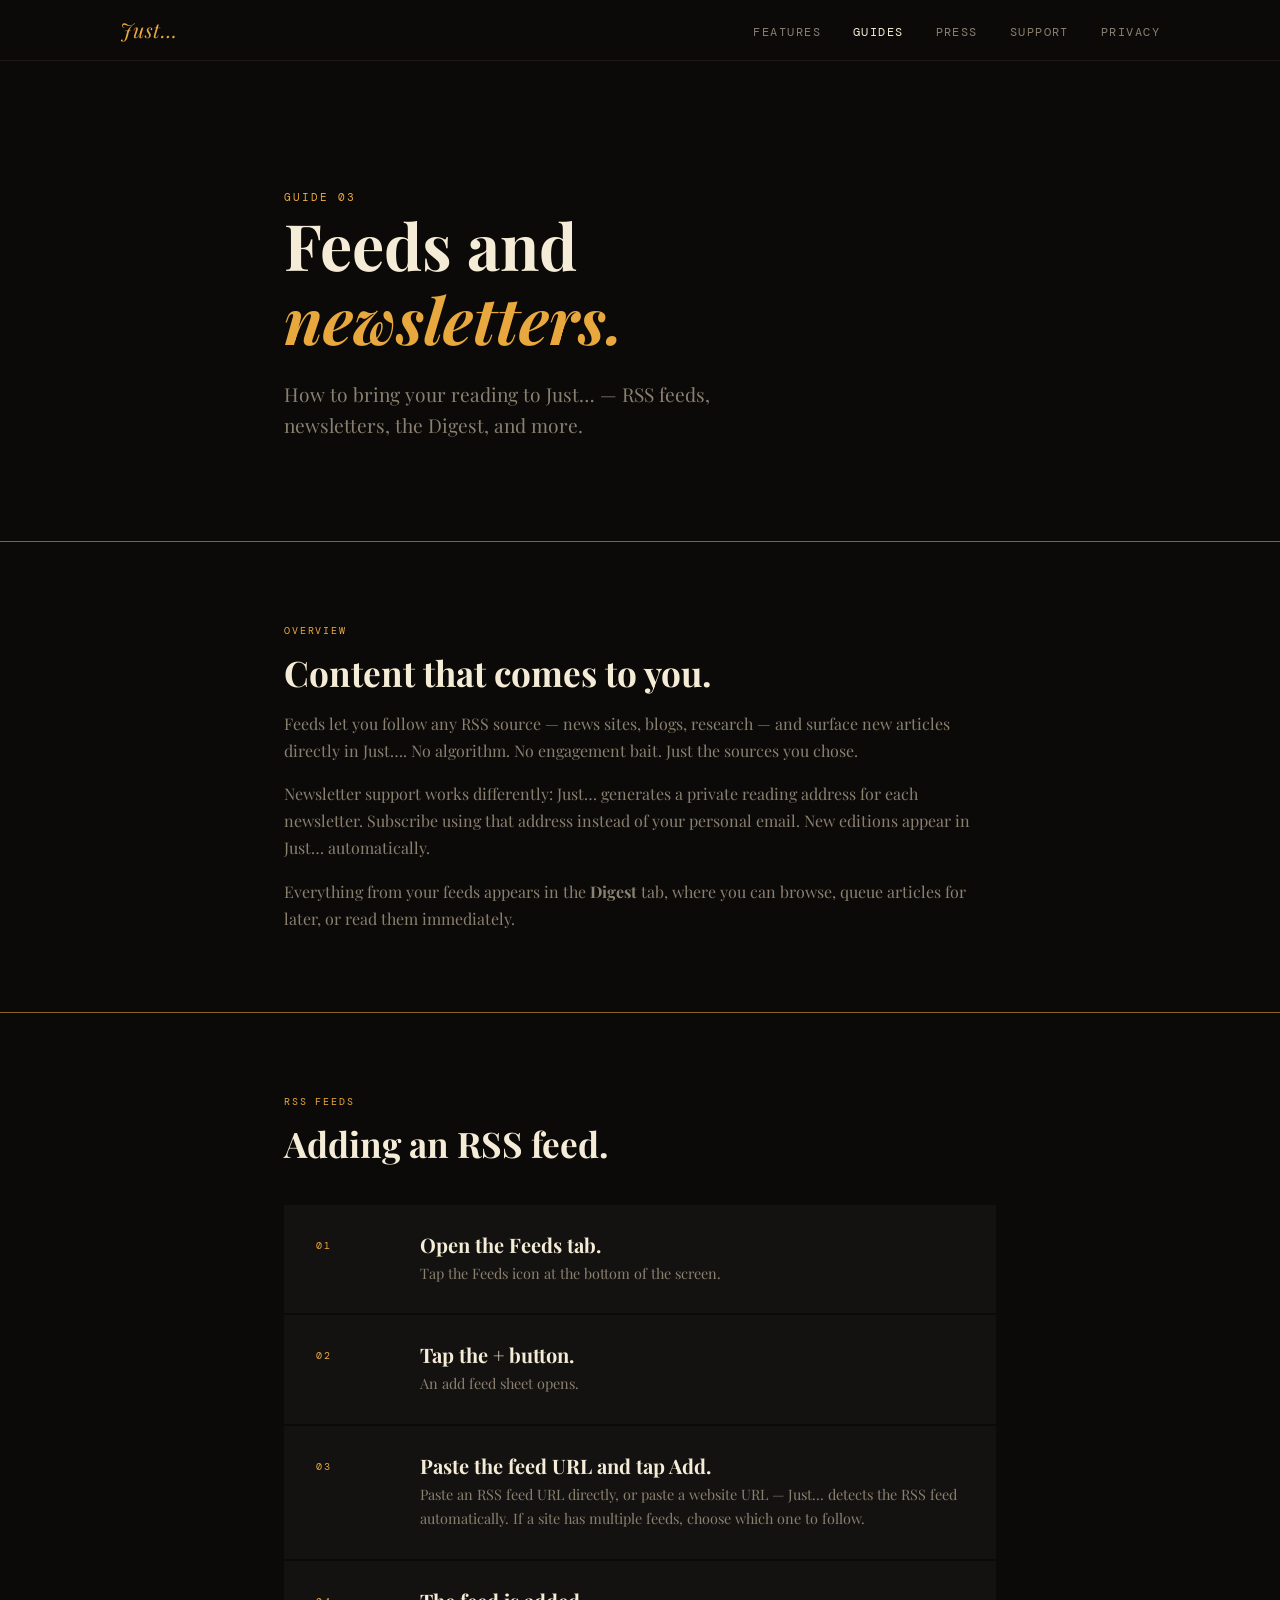
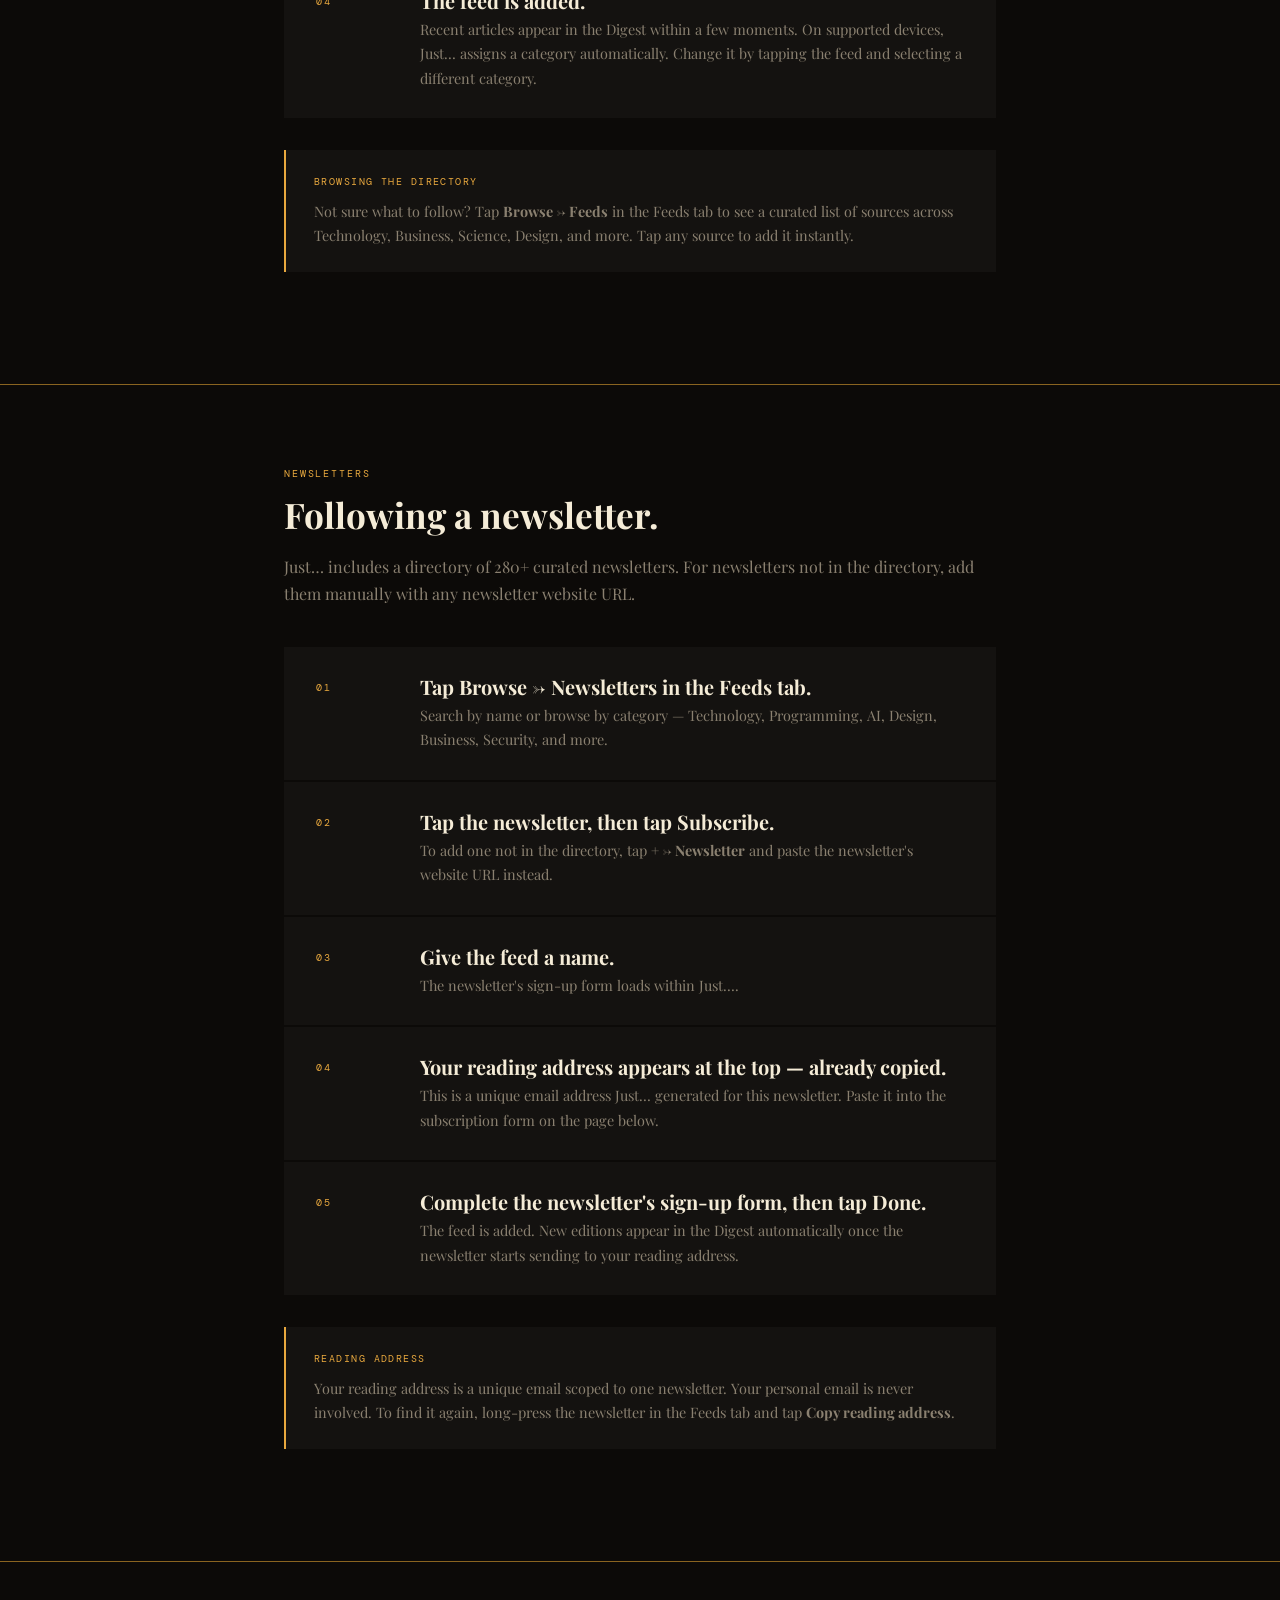
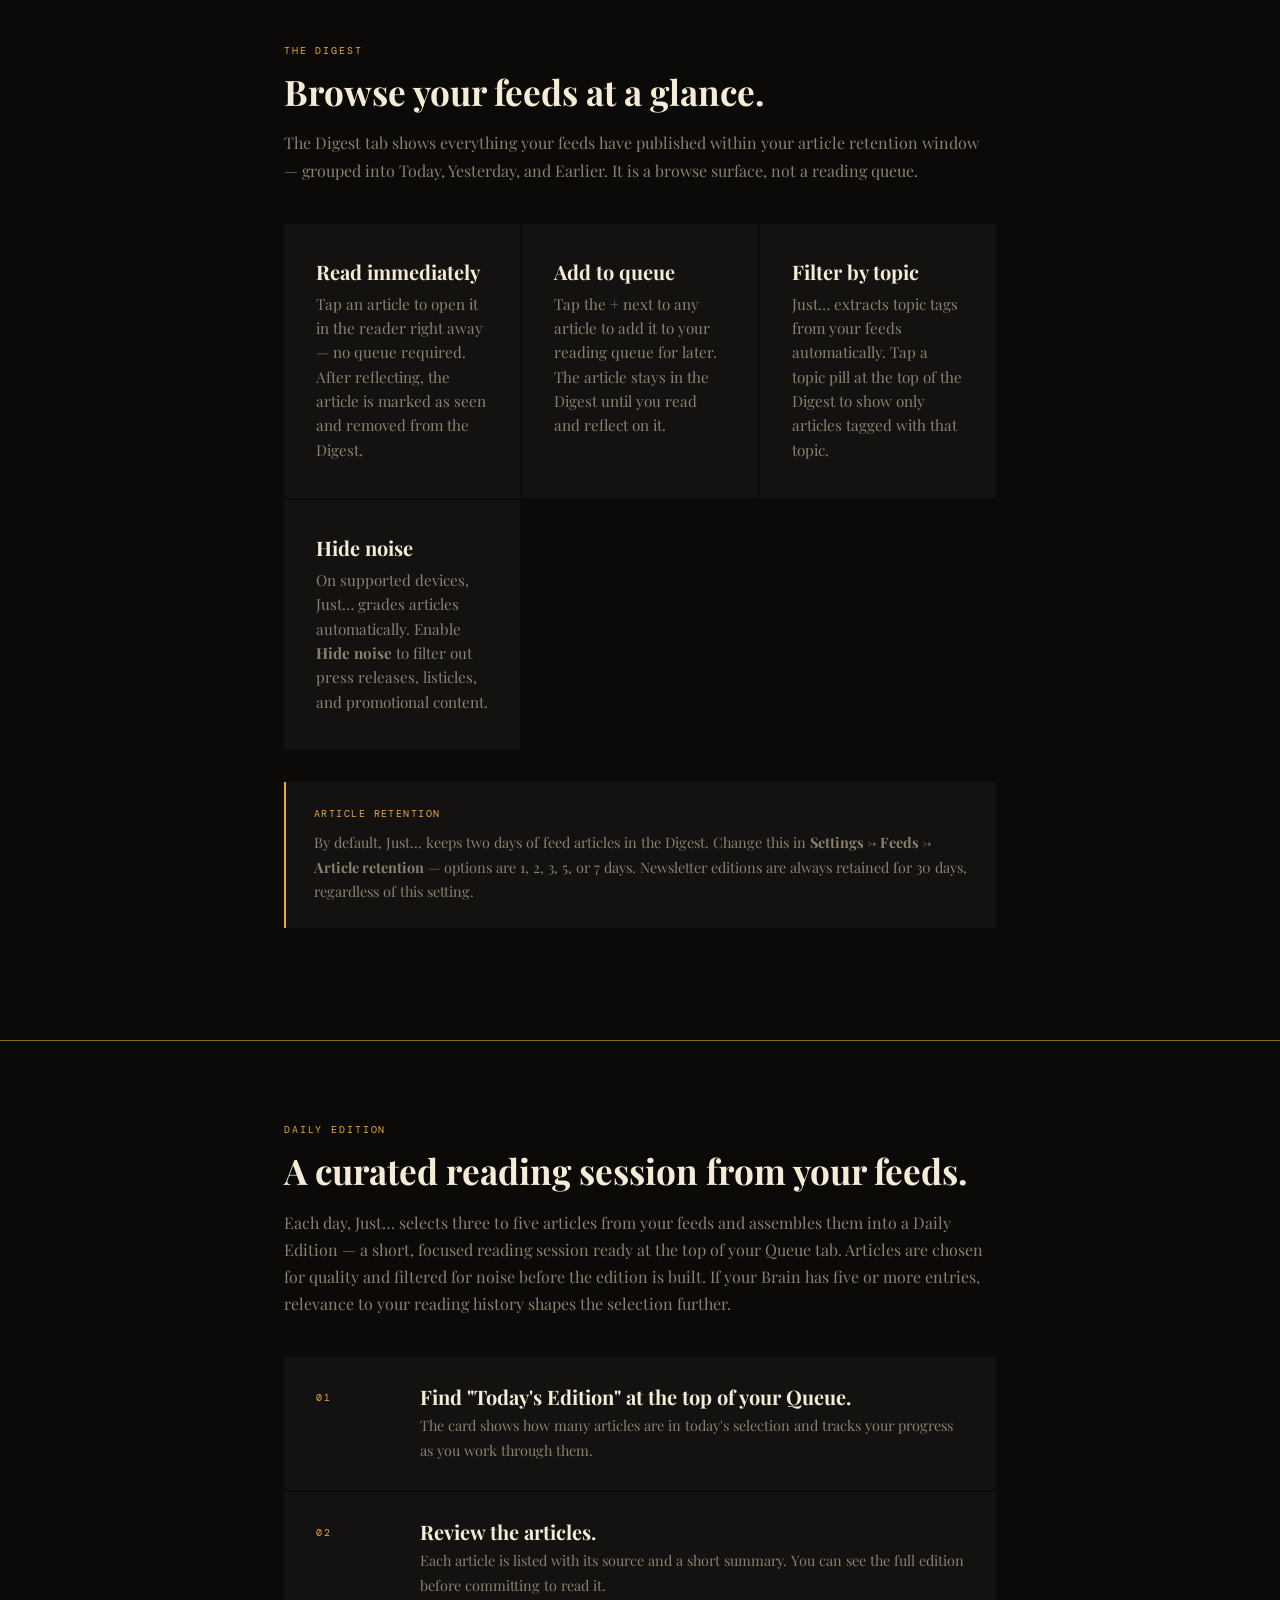
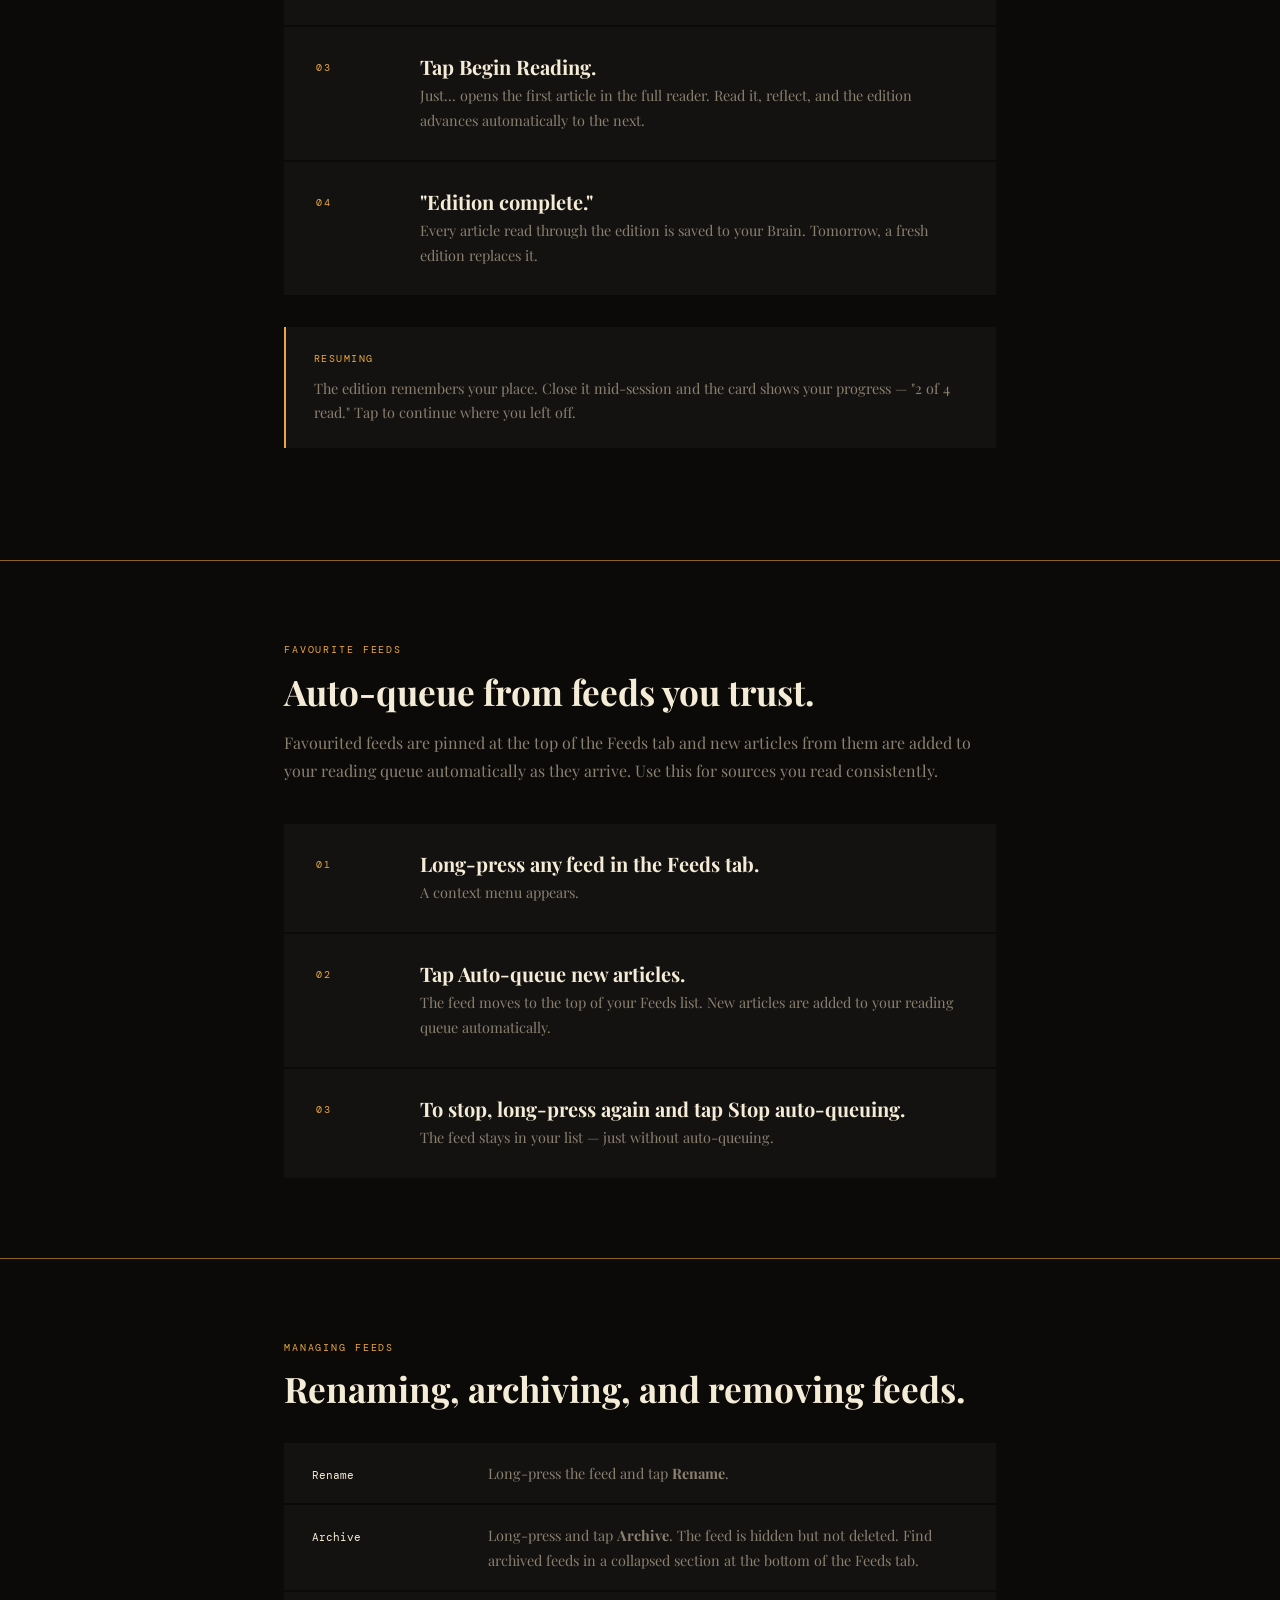
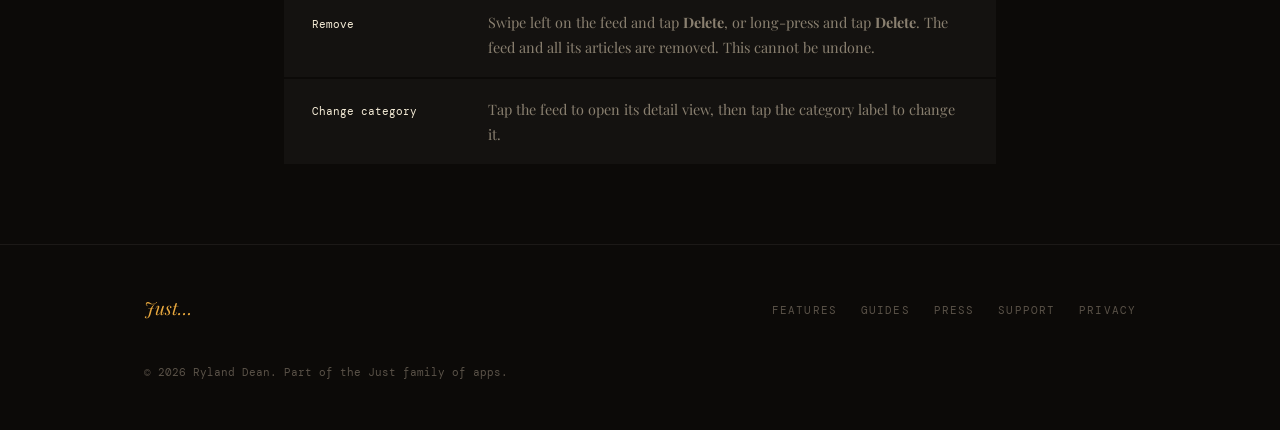
<file: docs/guide-feeds.html>
<!DOCTYPE html>
<html lang="en">
<head>
  <meta charset="UTF-8">
  <meta name="viewport" content="width=device-width, initial-scale=1.0">
  <title>Feeds and newsletters — Just…</title>
  <meta name="description" content="How to add RSS feeds and newsletters, use the Digest, and favourite feeds in Just….">
  <link rel="stylesheet" href="style.css">
</head>
<body>

<nav>
  <div class="nav-inner">
    <a href="index.html" class="nav-logo">Just…</a>
    <ul class="nav-links">
      <li><a href="features.html">Features</a></li>
      <li><a href="guides.html" class="active">Guides</a></li>
      <li><a href="press.html">Press</a></li>
      <li><a href="support.html">Support</a></li>
      <li><a href="privacy.html">Privacy</a></li>
    </ul>
  </div>
</nav>

<main>

  <!-- Hero -->
  <section class="hero">
    <div class="container">
      <span class="hero-eyebrow">Guide 03</span>
      <h1 class="hero-title">Feeds and<br><em>newsletters.</em></h1>
      <p class="hero-sub">How to bring your reading to Just… — RSS feeds, newsletters, the Digest, and more.</p>
    </div>
  </section>

  <!-- What feeds are -->
  <section>
    <div class="container">
      <span class="label">Overview</span>
      <h2>Content that comes to you.</h2>
      <p>
        Feeds let you follow any RSS source — news sites, blogs, research —
        and surface new articles directly in Just…. No algorithm.
        No engagement bait. Just the sources you chose.
      </p>
      <p>
        Newsletter support works differently: Just… generates a private reading
        address for each newsletter. Subscribe using that address instead of
        your personal email. New editions appear in Just… automatically.
      </p>
      <p>
        Everything from your feeds appears in the <strong>Digest</strong> tab,
        where you can browse, queue articles for later, or read them immediately.
      </p>
    </div>
  </section>

  <!-- Adding an RSS feed -->
  <section>
    <div class="container">
      <span class="label">RSS feeds</span>
      <h2>Adding an RSS feed.</h2>

      <div class="loop" style="margin-top: 40px;">
        <div class="loop-step">
          <span class="loop-step-label">01</span>
          <div>
            <h3>Open the Feeds tab.</h3>
            <p>Tap the Feeds icon at the bottom of the screen.</p>
          </div>
        </div>
        <div class="loop-step">
          <span class="loop-step-label">02</span>
          <div>
            <h3>Tap the <strong>+</strong> button.</h3>
            <p>An add feed sheet opens.</p>
          </div>
        </div>
        <div class="loop-step">
          <span class="loop-step-label">03</span>
          <div>
            <h3>Paste the feed URL and tap <strong>Add</strong>.</h3>
            <p>
              Paste an RSS feed URL directly, or paste a website URL — Just…
              detects the RSS feed automatically. If a site has multiple feeds,
              choose which one to follow.
            </p>
          </div>
        </div>
        <div class="loop-step">
          <span class="loop-step-label">04</span>
          <div>
            <h3>The feed is added.</h3>
            <p>
              Recent articles appear in the Digest within a few moments.
              On supported devices, Just… assigns a category automatically.
              Change it by tapping the feed and selecting a different category.
            </p>
          </div>
        </div>
      </div>

      <div class="tip">
        <span class="tip-label">Browsing the directory</span>
        <p>
          Not sure what to follow? Tap <strong>Browse → Feeds</strong> in the
          Feeds tab to see a curated list of sources across Technology, Business,
          Science, Design, and more. Tap any source to add it instantly.
        </p>
      </div>
    </div>
  </section>

  <!-- Adding a newsletter -->
  <section>
    <div class="container">
      <span class="label">Newsletters</span>
      <h2>Following a newsletter.</h2>
      <p>
        Just… includes a directory of 280+ curated newsletters. For newsletters
        not in the directory, add them manually with any newsletter website URL.
      </p>

      <div class="loop" style="margin-top: 40px;">
        <div class="loop-step">
          <span class="loop-step-label">01</span>
          <div>
            <h3>Tap <strong>Browse → Newsletters</strong> in the Feeds tab.</h3>
            <p>
              Search by name or browse by category — Technology, Programming,
              AI, Design, Business, Security, and more.
            </p>
          </div>
        </div>
        <div class="loop-step">
          <span class="loop-step-label">02</span>
          <div>
            <h3>Tap the newsletter, then tap <strong>Subscribe</strong>.</h3>
            <p>
              To add one not in the directory, tap <strong>+ → Newsletter</strong>
              and paste the newsletter's website URL instead.
            </p>
          </div>
        </div>
        <div class="loop-step">
          <span class="loop-step-label">03</span>
          <div>
            <h3>Give the feed a name.</h3>
            <p>The newsletter's sign-up form loads within Just….</p>
          </div>
        </div>
        <div class="loop-step">
          <span class="loop-step-label">04</span>
          <div>
            <h3>Your reading address appears at the top — already copied.</h3>
            <p>
              This is a unique email address Just… generated for this newsletter.
              Paste it into the subscription form on the page below.
            </p>
          </div>
        </div>
        <div class="loop-step">
          <span class="loop-step-label">05</span>
          <div>
            <h3>Complete the newsletter's sign-up form, then tap <strong>Done</strong>.</h3>
            <p>
              The feed is added. New editions appear in the Digest automatically
              once the newsletter starts sending to your reading address.
            </p>
          </div>
        </div>
      </div>

      <div class="tip">
        <span class="tip-label">Reading address</span>
        <p>
          Your reading address is a unique email scoped to one newsletter.
          Your personal email is never involved. To find it again, long-press
          the newsletter in the Feeds tab and tap
          <strong>Copy reading address</strong>.
        </p>
      </div>
    </div>
  </section>

  <!-- The Digest -->
  <section>
    <div class="container">
      <span class="label">The Digest</span>
      <h2>Browse your feeds at a glance.</h2>
      <p>
        The Digest tab shows everything your feeds have published within your
        article retention window — grouped into Today, Yesterday, and Earlier.
        It is a browse surface, not a reading queue.
      </p>

      <div class="card-grid" style="margin-top: 40px; grid-template-columns: repeat(auto-fit, minmax(220px, 1fr));">
        <div class="card">
          <h3>Read immediately</h3>
          <p>
            Tap an article to open it in the reader right away — no queue
            required. After reflecting, the article is marked as seen and
            removed from the Digest.
          </p>
        </div>
        <div class="card">
          <h3>Add to queue</h3>
          <p>
            Tap the <strong>+</strong> next to any article to add it to your
            reading queue for later. The article stays in the Digest until
            you read and reflect on it.
          </p>
        </div>
        <div class="card">
          <h3>Filter by topic</h3>
          <p>
            Just… extracts topic tags from your feeds automatically. Tap a
            topic pill at the top of the Digest to show only articles tagged
            with that topic.
          </p>
        </div>
        <div class="card">
          <h3>Hide noise</h3>
          <p>
            On supported devices, Just… grades articles automatically. Enable
            <strong>Hide noise</strong> to filter out press releases, listicles,
            and promotional content.
          </p>
        </div>
      </div>

      <div class="tip">
        <span class="tip-label">Article retention</span>
        <p>
          By default, Just… keeps two days of feed articles in the Digest.
          Change this in <strong>Settings → Feeds → Article retention</strong>
          — options are 1, 2, 3, 5, or 7 days. Newsletter editions are always
          retained for 30 days, regardless of this setting.
        </p>
      </div>
    </div>
  </section>

  <!-- Daily Edition -->
  <section>
    <div class="container">
      <span class="label">Daily Edition</span>
      <h2>A curated reading session from your feeds.</h2>
      <p>
        Each day, Just… selects three to five articles from your feeds and
        assembles them into a Daily Edition — a short, focused reading session
        ready at the top of your Queue tab. Articles are chosen for quality
        and filtered for noise before the edition is built. If your Brain has
        five or more entries, relevance to your reading history shapes the
        selection further.
      </p>

      <div class="loop" style="margin-top: 40px;">
        <div class="loop-step">
          <span class="loop-step-label">01</span>
          <div>
            <h3>Find "Today's Edition" at the top of your Queue.</h3>
            <p>
              The card shows how many articles are in today's selection and
              tracks your progress as you work through them.
            </p>
          </div>
        </div>
        <div class="loop-step">
          <span class="loop-step-label">02</span>
          <div>
            <h3>Review the articles.</h3>
            <p>
              Each article is listed with its source and a short summary.
              You can see the full edition before committing to read it.
            </p>
          </div>
        </div>
        <div class="loop-step">
          <span class="loop-step-label">03</span>
          <div>
            <h3>Tap <strong>Begin Reading</strong>.</h3>
            <p>
              Just… opens the first article in the full reader. Read it,
              reflect, and the edition advances automatically to the next.
            </p>
          </div>
        </div>
        <div class="loop-step">
          <span class="loop-step-label">04</span>
          <div>
            <h3>"Edition complete."</h3>
            <p>
              Every article read through the edition is saved to your Brain.
              Tomorrow, a fresh edition replaces it.
            </p>
          </div>
        </div>
      </div>

      <div class="tip">
        <span class="tip-label">Resuming</span>
        <p>
          The edition remembers your place. Close it mid-session and the card
          shows your progress — "2 of 4 read." Tap to continue where you left off.
        </p>
      </div>
    </div>
  </section>

  <!-- Favourite feeds -->
  <section>
    <div class="container">
      <span class="label">Favourite feeds</span>
      <h2>Auto-queue from feeds you trust.</h2>
      <p>
        Favourited feeds are pinned at the top of the Feeds tab and new
        articles from them are added to your reading queue automatically as
        they arrive. Use this for sources you read consistently.
      </p>

      <div class="loop" style="margin-top: 40px;">
        <div class="loop-step">
          <span class="loop-step-label">01</span>
          <div>
            <h3>Long-press any feed in the Feeds tab.</h3>
            <p>A context menu appears.</p>
          </div>
        </div>
        <div class="loop-step">
          <span class="loop-step-label">02</span>
          <div>
            <h3>Tap <strong>Auto-queue new articles</strong>.</h3>
            <p>
              The feed moves to the top of your Feeds list. New articles
              are added to your reading queue automatically.
            </p>
          </div>
        </div>
        <div class="loop-step">
          <span class="loop-step-label">03</span>
          <div>
            <h3>To stop, long-press again and tap <strong>Stop auto-queuing</strong>.</h3>
            <p>The feed stays in your list — just without auto-queuing.</p>
          </div>
        </div>
      </div>
    </div>
  </section>

  <!-- Managing feeds -->
  <section>
    <div class="container">
      <span class="label">Managing feeds</span>
      <h2>Renaming, archiving, and removing feeds.</h2>

      <div class="control-list">
        <div class="control-row">
          <span class="control-name">Rename</span>
          <p class="control-desc">Long-press the feed and tap <strong>Rename</strong>.</p>
        </div>
        <div class="control-row">
          <span class="control-name">Archive</span>
          <p class="control-desc">Long-press and tap <strong>Archive</strong>. The feed is hidden but not deleted. Find archived feeds in a collapsed section at the bottom of the Feeds tab.</p>
        </div>
        <div class="control-row">
          <span class="control-name">Remove</span>
          <p class="control-desc">Swipe left on the feed and tap <strong>Delete</strong>, or long-press and tap <strong>Delete</strong>. The feed and all its articles are removed. This cannot be undone.</p>
        </div>
        <div class="control-row">
          <span class="control-name">Change category</span>
          <p class="control-desc">Tap the feed to open its detail view, then tap the category label to change it.</p>
        </div>
      </div>
    </div>
  </section>

</main>

<footer>
  <div class="footer-inner">
    <span class="footer-logo">Just…</span>
    <ul class="footer-links">
      <li><a href="features.html">Features</a></li>
      <li><a href="guides.html">Guides</a></li>
      <li><a href="press.html">Press</a></li>
      <li><a href="support.html">Support</a></li>
      <li><a href="privacy.html">Privacy</a></li>
    </ul>
    <p class="footer-copy">© 2026 Ryland Dean. Part of the Just family of apps.</p>
  </div>
</footer>

</body>
</html>
</file>
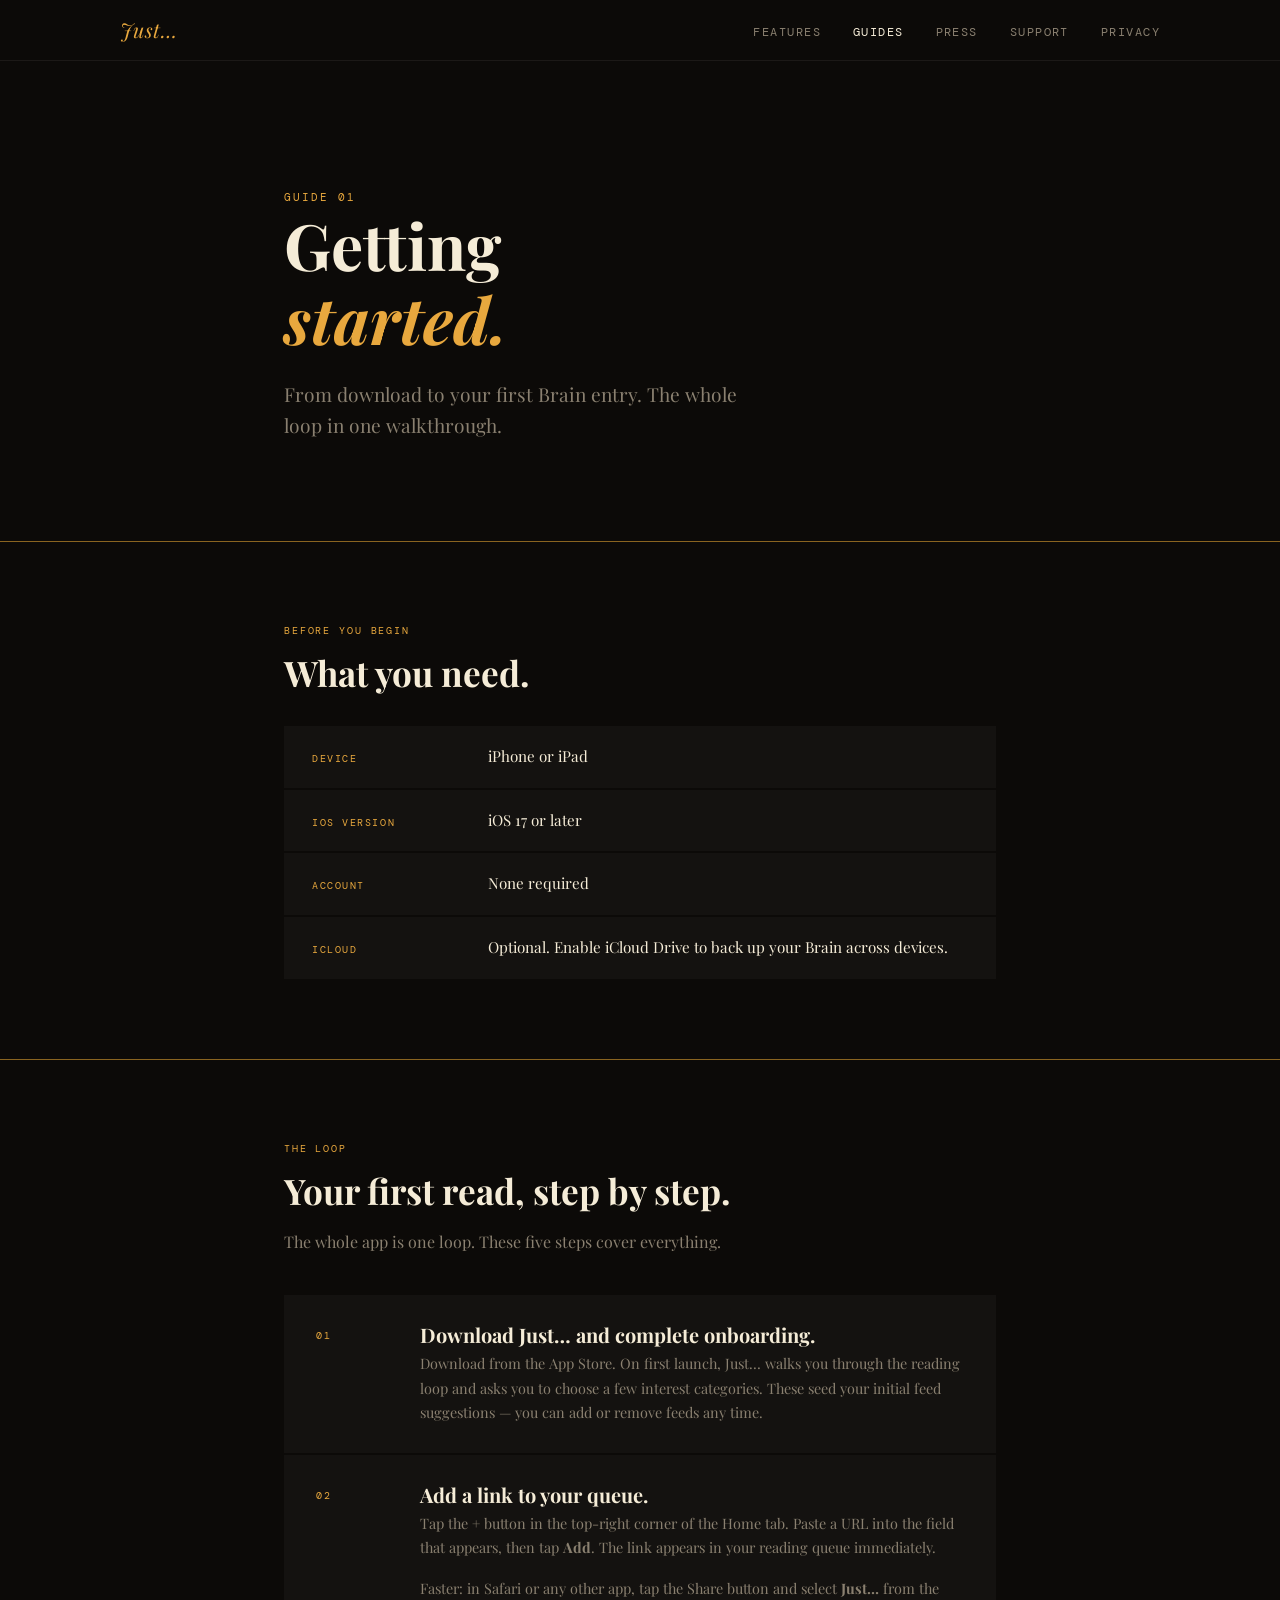
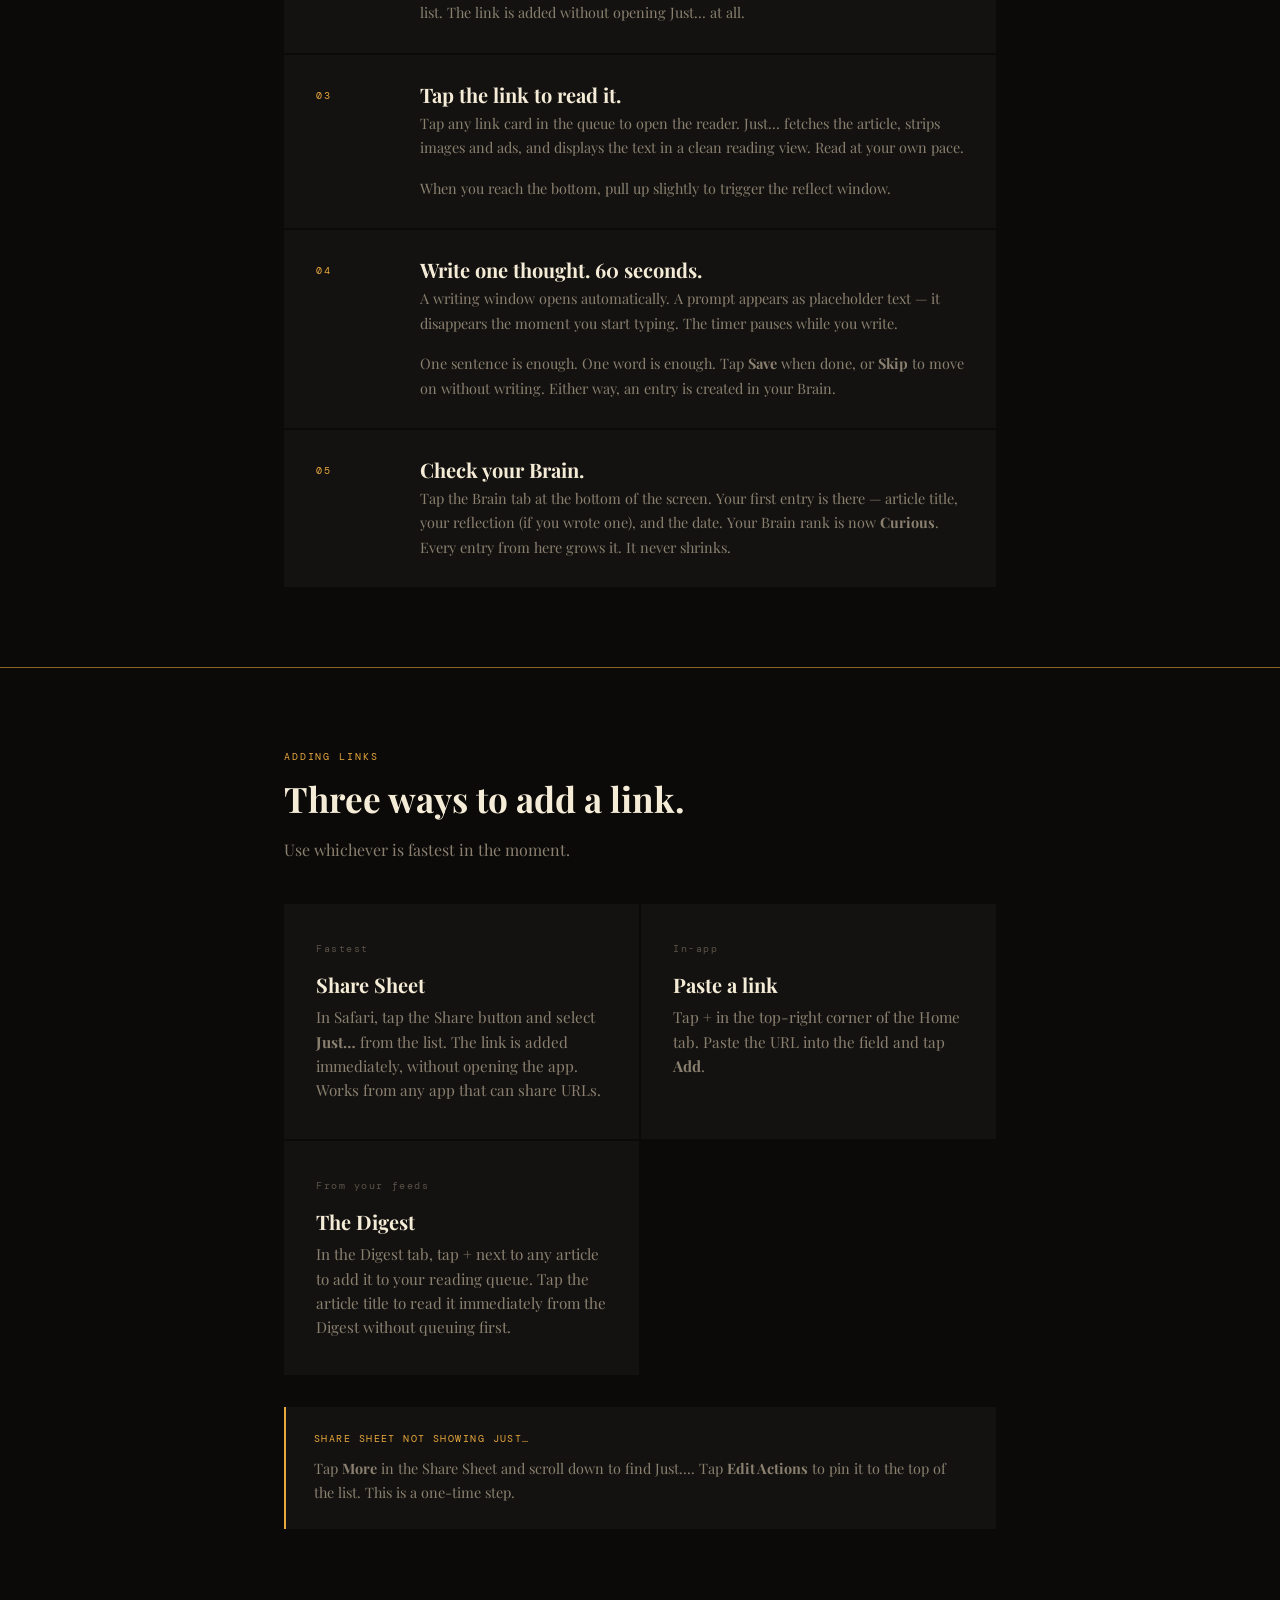
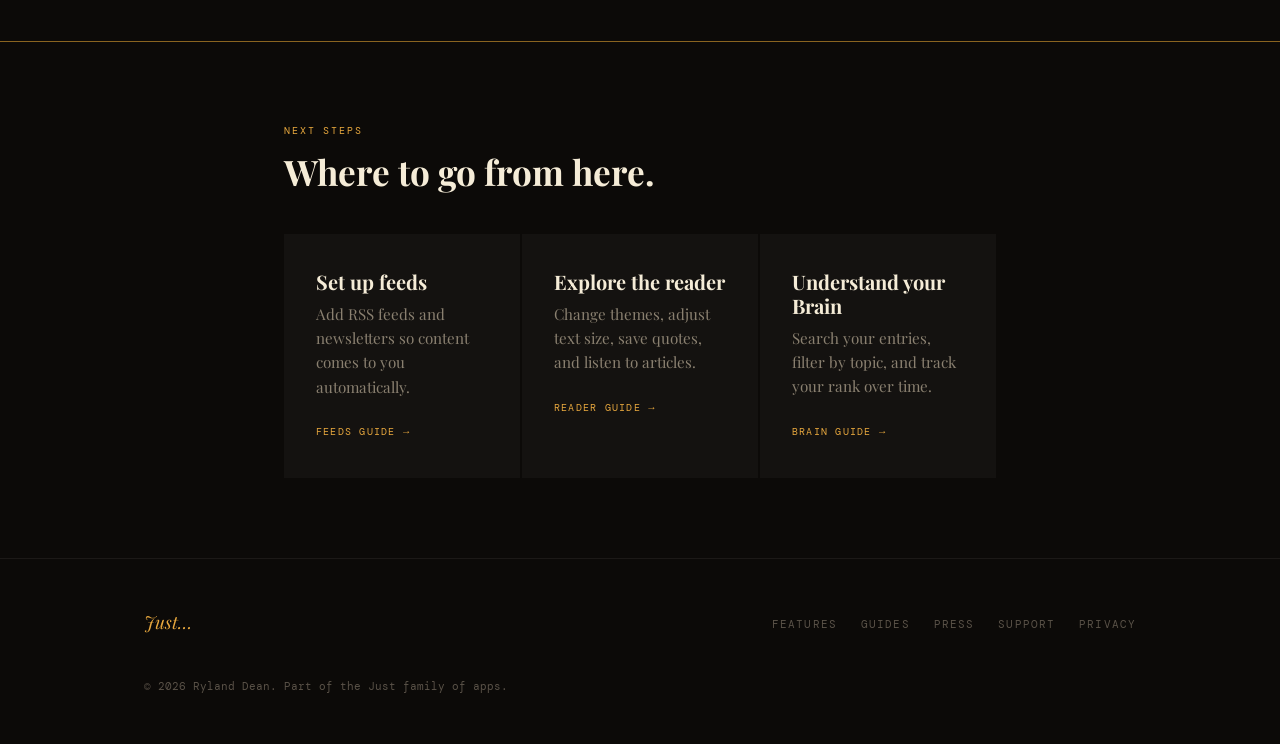
<file: docs/guide-getting-started.html>
<!DOCTYPE html>
<html lang="en">
<head>
  <meta charset="UTF-8">
  <meta name="viewport" content="width=device-width, initial-scale=1.0">
  <title>Getting started — Just…</title>
  <meta name="description" content="From download to your first Brain entry. A step-by-step walkthrough of Just….">
  <link rel="stylesheet" href="style.css">
</head>
<body>

<nav>
  <div class="nav-inner">
    <a href="index.html" class="nav-logo">Just…</a>
    <ul class="nav-links">
      <li><a href="features.html">Features</a></li>
      <li><a href="guides.html" class="active">Guides</a></li>
      <li><a href="press.html">Press</a></li>
      <li><a href="support.html">Support</a></li>
      <li><a href="privacy.html">Privacy</a></li>
    </ul>
  </div>
</nav>

<main>

  <!-- Hero -->
  <section class="hero">
    <div class="container">
      <span class="hero-eyebrow">Guide 01</span>
      <h1 class="hero-title">Getting<br><em>started.</em></h1>
      <p class="hero-sub">From download to your first Brain entry. The whole loop in one walkthrough.</p>
    </div>
  </section>

  <!-- What you need -->
  <section>
    <div class="container">
      <span class="label">Before you begin</span>
      <h2>What you need.</h2>

      <div class="fact-list" style="margin-top: 32px;">
        <div class="fact-row">
          <span class="fact-key">Device</span>
          <span class="fact-val">iPhone or iPad</span>
        </div>
        <div class="fact-row">
          <span class="fact-key">iOS version</span>
          <span class="fact-val">iOS 17 or later</span>
        </div>
        <div class="fact-row">
          <span class="fact-key">Account</span>
          <span class="fact-val">None required</span>
        </div>
        <div class="fact-row">
          <span class="fact-key">iCloud</span>
          <span class="fact-val">Optional. Enable iCloud Drive to back up your Brain across devices.</span>
        </div>
      </div>
    </div>
  </section>

  <!-- Your first read -->
  <section>
    <div class="container">
      <span class="label">The loop</span>
      <h2>Your first read, step by step.</h2>
      <p>The whole app is one loop. These five steps cover everything.</p>

      <div class="loop">
        <div class="loop-step">
          <span class="loop-step-label">01</span>
          <div>
            <h3>Download Just… and complete onboarding.</h3>
            <p>
              Download from the App Store. On first launch, Just… walks you
              through the reading loop and asks you to choose a few interest
              categories. These seed your initial feed suggestions — you can
              add or remove feeds any time.
            </p>
          </div>
        </div>
        <div class="loop-step">
          <span class="loop-step-label">02</span>
          <div>
            <h3>Add a link to your queue.</h3>
            <p>
              Tap the <strong>+</strong> button in the top-right corner of the
              Home tab. Paste a URL into the field that appears, then tap
              <strong>Add</strong>. The link appears in your reading queue immediately.
            </p>
            <p>
              Faster: in Safari or any other app, tap the Share button and
              select <strong>Just…</strong> from the list. The link is added
              without opening Just… at all.
            </p>
          </div>
        </div>
        <div class="loop-step">
          <span class="loop-step-label">03</span>
          <div>
            <h3>Tap the link to read it.</h3>
            <p>
              Tap any link card in the queue to open the reader. Just… fetches
              the article, strips images and ads, and displays the text in a
              clean reading view. Read at your own pace.
            </p>
            <p>
              When you reach the bottom, pull up slightly to trigger the
              reflect window.
            </p>
          </div>
        </div>
        <div class="loop-step">
          <span class="loop-step-label">04</span>
          <div>
            <h3>Write one thought. 60 seconds.</h3>
            <p>
              A writing window opens automatically. A prompt appears as
              placeholder text — it disappears the moment you start typing.
              The timer pauses while you write.
            </p>
            <p>
              One sentence is enough. One word is enough. Tap <strong>Save</strong>
              when done, or <strong>Skip</strong> to move on without writing.
              Either way, an entry is created in your Brain.
            </p>
          </div>
        </div>
        <div class="loop-step">
          <span class="loop-step-label">05</span>
          <div>
            <h3>Check your Brain.</h3>
            <p>
              Tap the Brain tab at the bottom of the screen. Your first entry
              is there — article title, your reflection (if you wrote one), and
              the date. Your Brain rank is now <strong>Curious</strong>.
              Every entry from here grows it. It never shrinks.
            </p>
          </div>
        </div>
      </div>
    </div>
  </section>

  <!-- Three ways to add a link -->
  <section>
    <div class="container">
      <span class="label">Adding links</span>
      <h2>Three ways to add a link.</h2>
      <p>Use whichever is fastest in the moment.</p>

      <div class="card-grid" style="margin-top: 40px;">
        <div class="card">
          <span class="card-num">Fastest</span>
          <h3>Share Sheet</h3>
          <p>
            In Safari, tap the Share button and select <strong>Just…</strong>
            from the list. The link is added immediately, without opening the
            app. Works from any app that can share URLs.
          </p>
        </div>
        <div class="card">
          <span class="card-num">In-app</span>
          <h3>Paste a link</h3>
          <p>
            Tap <strong>+</strong> in the top-right corner of the Home tab.
            Paste the URL into the field and tap <strong>Add</strong>.
          </p>
        </div>
        <div class="card">
          <span class="card-num">From your feeds</span>
          <h3>The Digest</h3>
          <p>
            In the Digest tab, tap <strong>+</strong> next to any article to
            add it to your reading queue. Tap the article title to read it
            immediately from the Digest without queuing first.
          </p>
        </div>
      </div>

      <div class="tip">
        <span class="tip-label">Share Sheet not showing Just…</span>
        <p>
          Tap <strong>More</strong> in the Share Sheet and scroll down to find
          Just…. Tap <strong>Edit Actions</strong> to pin it to the top of
          the list. This is a one-time step.
        </p>
      </div>
    </div>
  </section>

  <!-- What's next -->
  <section>
    <div class="container">
      <span class="label">Next steps</span>
      <h2>Where to go from here.</h2>

      <div class="card-grid" style="margin-top: 40px; grid-template-columns: repeat(auto-fit, minmax(200px, 1fr));">
        <div class="card">
          <h3>Set up feeds</h3>
          <p>Add RSS feeds and newsletters so content comes to you automatically.</p>
          <a href="guide-feeds.html" style="font-family: var(--font-mono); font-size: 0.65rem; text-transform: uppercase; letter-spacing: 0.12em;">Feeds guide →</a>
        </div>
        <div class="card">
          <h3>Explore the reader</h3>
          <p>Change themes, adjust text size, save quotes, and listen to articles.</p>
          <a href="guide-reader.html" style="font-family: var(--font-mono); font-size: 0.65rem; text-transform: uppercase; letter-spacing: 0.12em;">Reader guide →</a>
        </div>
        <div class="card">
          <h3>Understand your Brain</h3>
          <p>Search your entries, filter by topic, and track your rank over time.</p>
          <a href="guide-brain.html" style="font-family: var(--font-mono); font-size: 0.65rem; text-transform: uppercase; letter-spacing: 0.12em;">Brain guide →</a>
        </div>
      </div>
    </div>
  </section>

</main>

<footer>
  <div class="footer-inner">
    <span class="footer-logo">Just…</span>
    <ul class="footer-links">
      <li><a href="features.html">Features</a></li>
      <li><a href="guides.html">Guides</a></li>
      <li><a href="press.html">Press</a></li>
      <li><a href="support.html">Support</a></li>
      <li><a href="privacy.html">Privacy</a></li>
    </ul>
    <p class="footer-copy">© 2026 Ryland Dean. Part of the Just family of apps.</p>
  </div>
</footer>

</body>
</html>
</file>
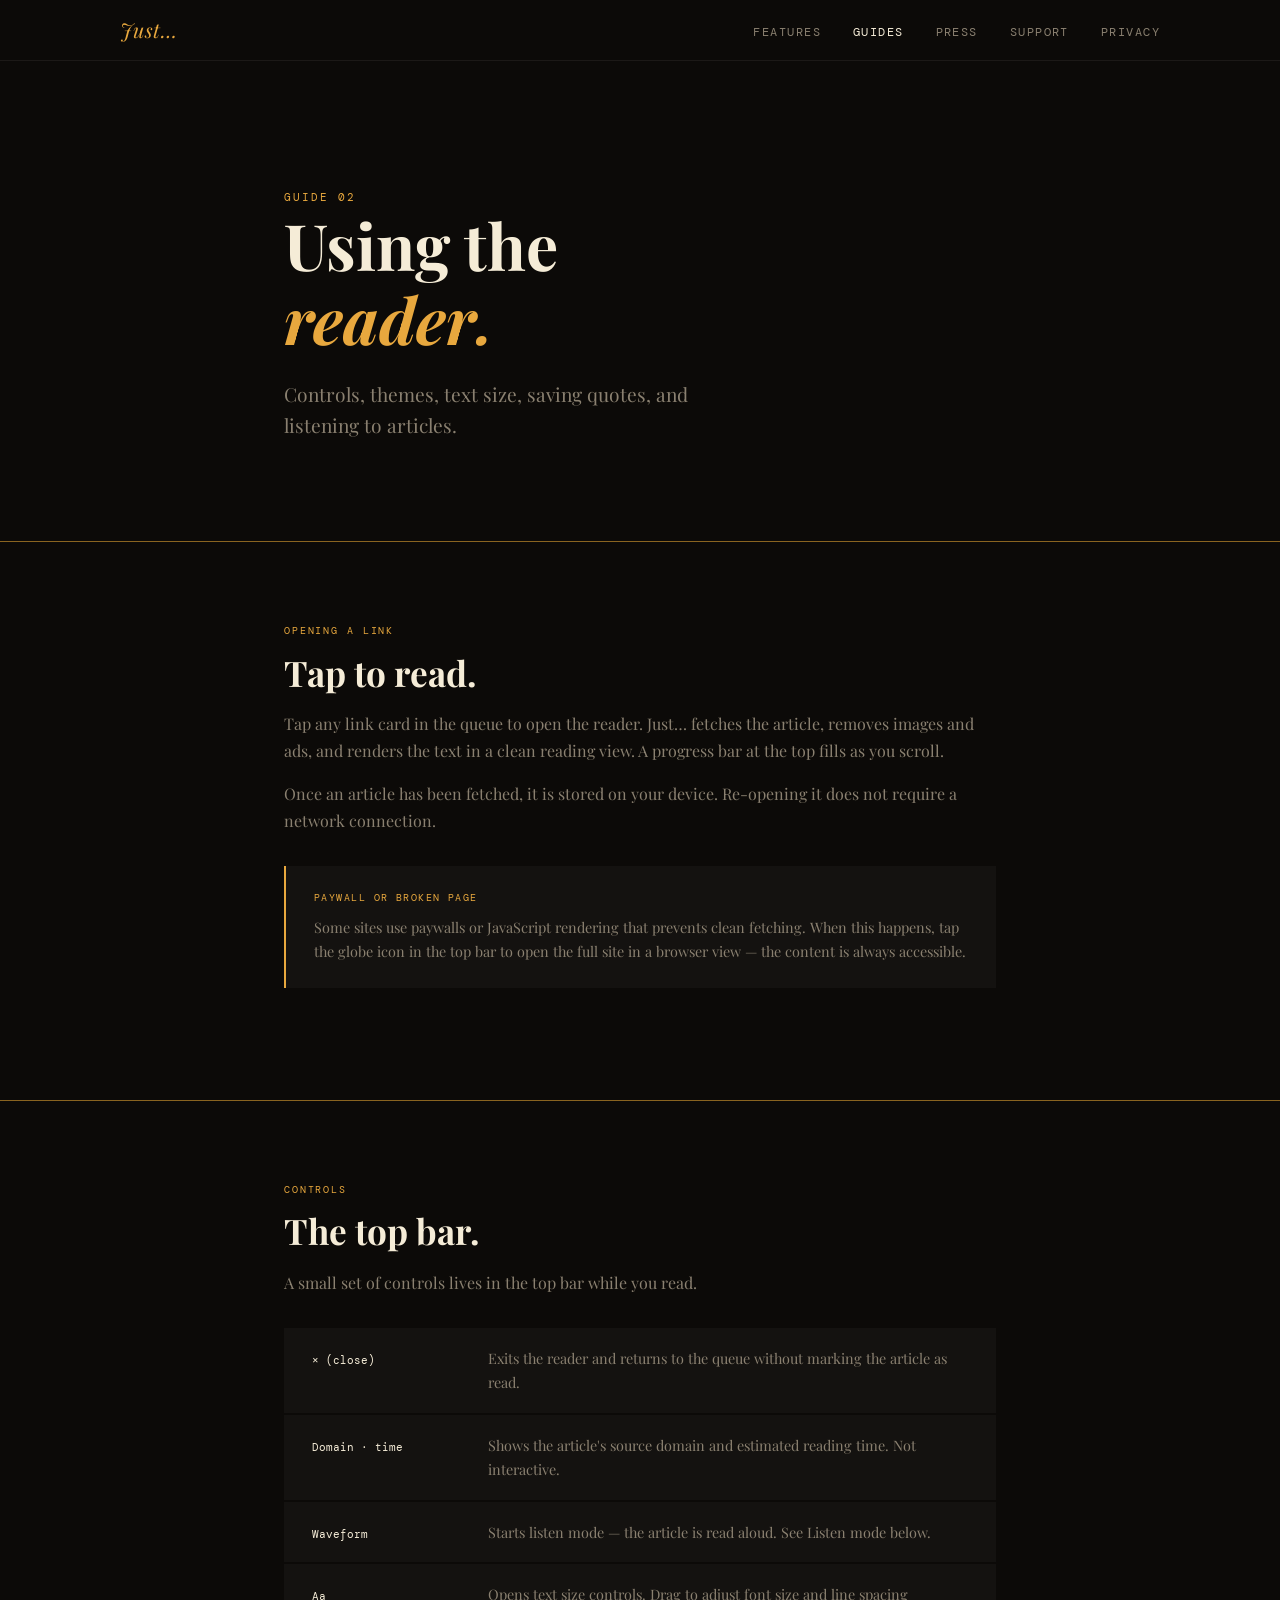
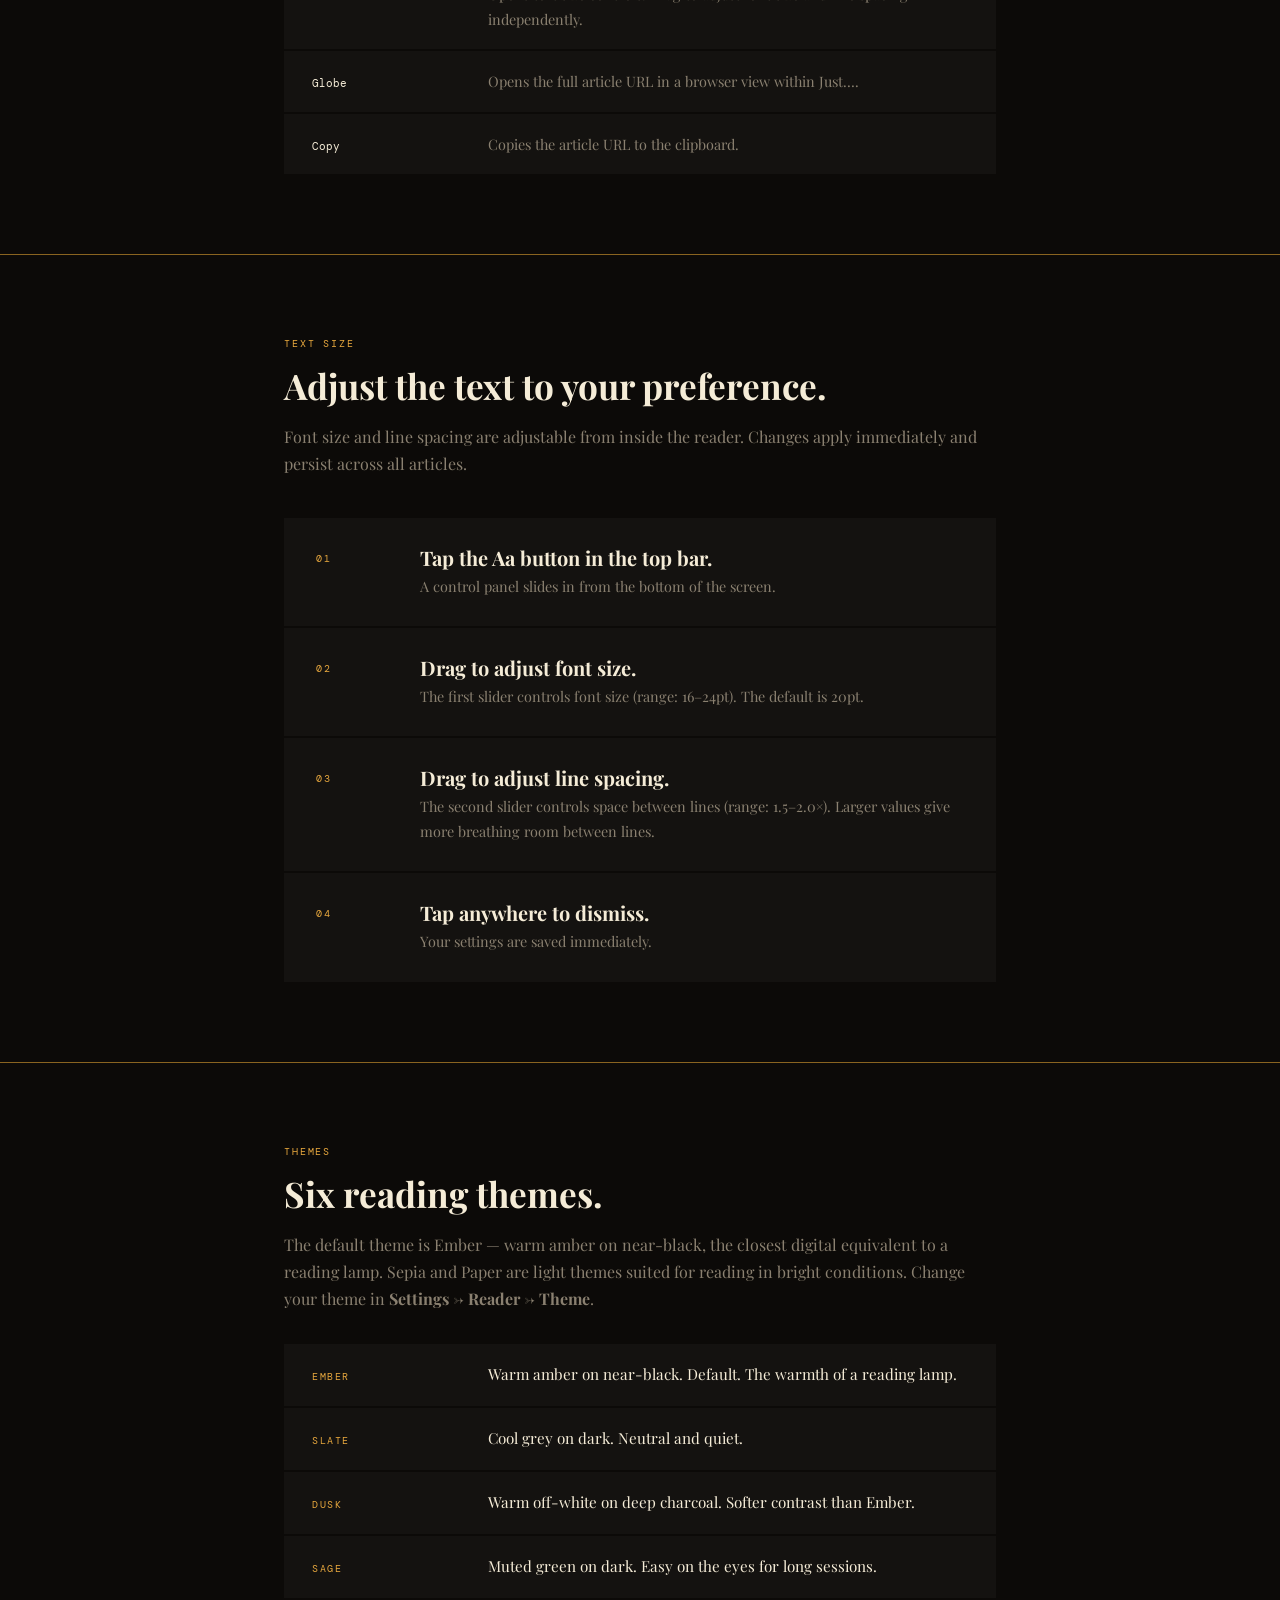
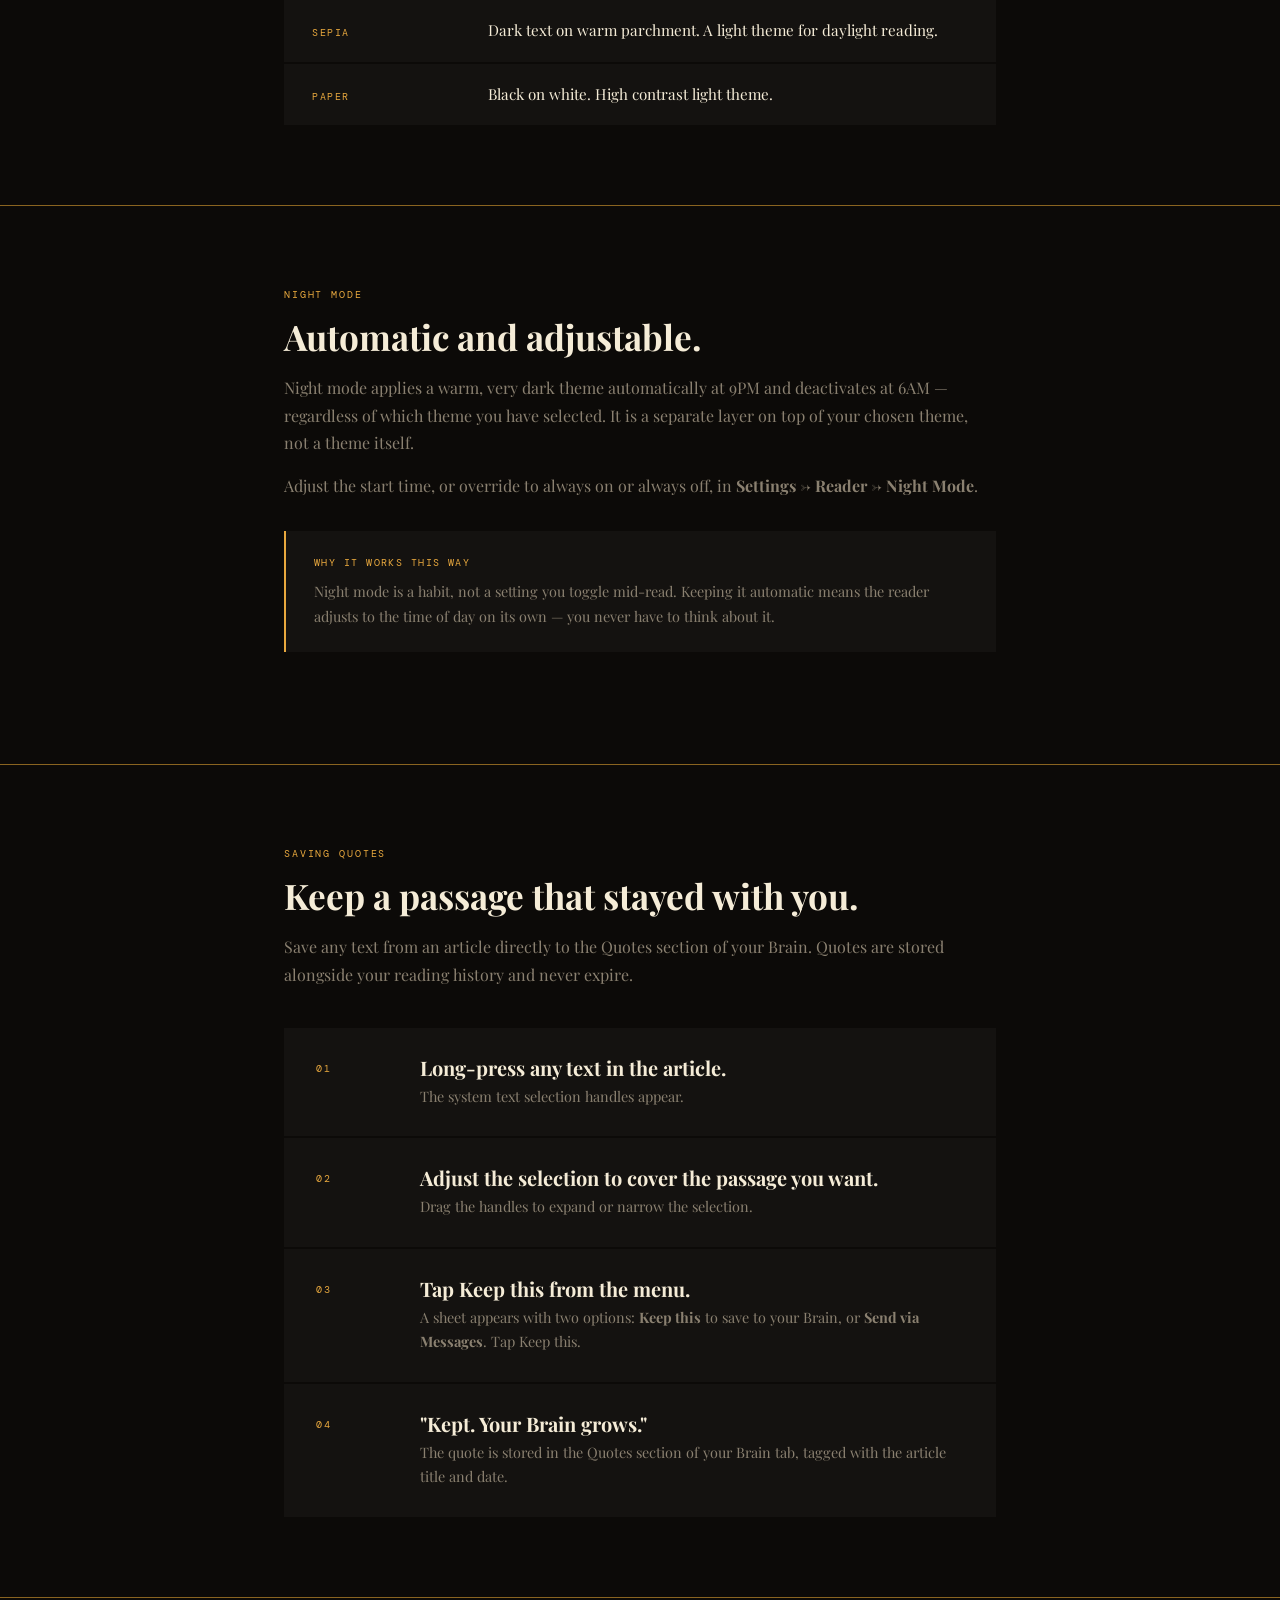
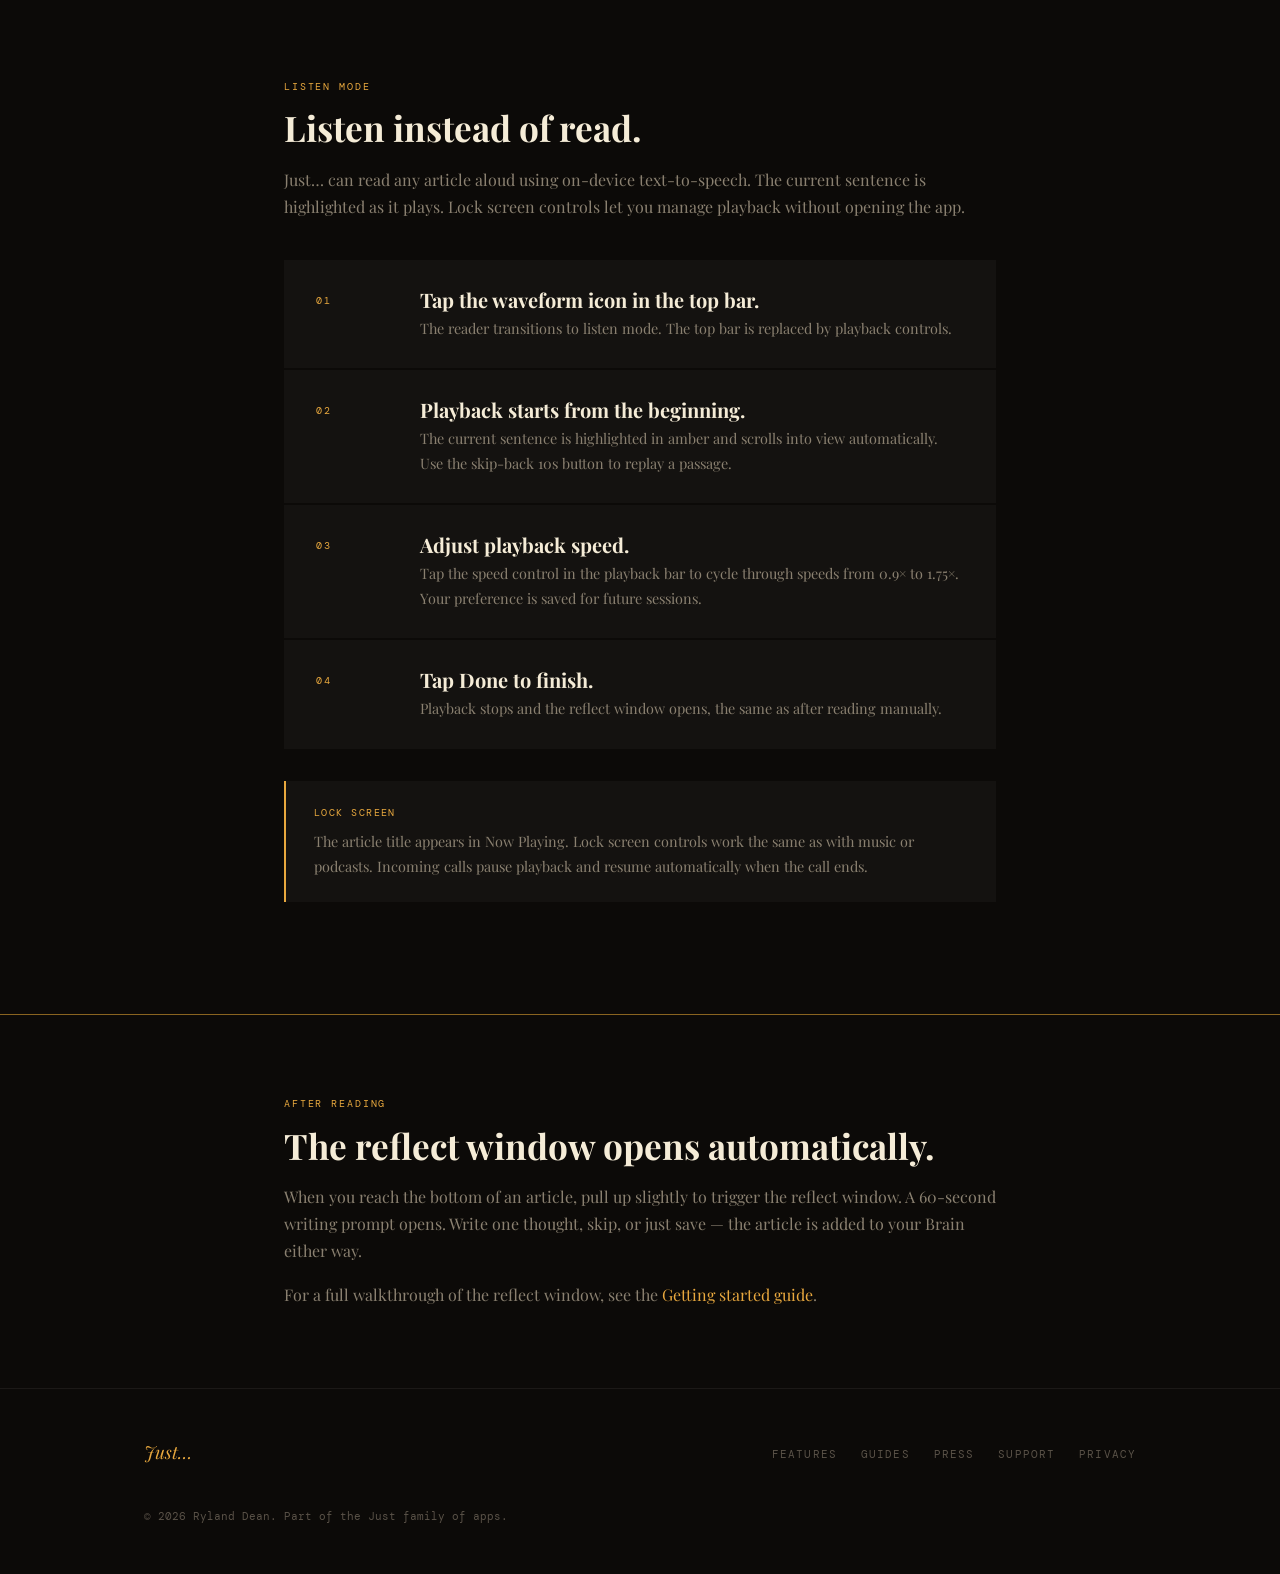
<file: docs/guide-reader.html>
<!DOCTYPE html>
<html lang="en">
<head>
  <meta charset="UTF-8">
  <meta name="viewport" content="width=device-width, initial-scale=1.0">
  <title>Using the reader — Just…</title>
  <meta name="description" content="Reader controls, themes, text size, night mode, saving quotes, and listening to articles in Just….">
  <link rel="stylesheet" href="style.css">
</head>
<body>

<nav>
  <div class="nav-inner">
    <a href="index.html" class="nav-logo">Just…</a>
    <ul class="nav-links">
      <li><a href="features.html">Features</a></li>
      <li><a href="guides.html" class="active">Guides</a></li>
      <li><a href="press.html">Press</a></li>
      <li><a href="support.html">Support</a></li>
      <li><a href="privacy.html">Privacy</a></li>
    </ul>
  </div>
</nav>

<main>

  <!-- Hero -->
  <section class="hero">
    <div class="container">
      <span class="hero-eyebrow">Guide 02</span>
      <h1 class="hero-title">Using the<br><em>reader.</em></h1>
      <p class="hero-sub">Controls, themes, text size, saving quotes, and listening to articles.</p>
    </div>
  </section>

  <!-- Opening a link -->
  <section>
    <div class="container">
      <span class="label">Opening a link</span>
      <h2>Tap to read.</h2>
      <p>
        Tap any link card in the queue to open the reader. Just… fetches
        the article, removes images and ads, and renders the text in a clean
        reading view. A progress bar at the top fills as you scroll.
      </p>
      <p>
        Once an article has been fetched, it is stored on your device.
        Re-opening it does not require a network connection.
      </p>
      <div class="tip">
        <span class="tip-label">Paywall or broken page</span>
        <p>
          Some sites use paywalls or JavaScript rendering that prevents clean
          fetching. When this happens, tap the globe icon in the top bar to
          open the full site in a browser view — the content is always accessible.
        </p>
      </div>
    </div>
  </section>

  <!-- Controls -->
  <section>
    <div class="container">
      <span class="label">Controls</span>
      <h2>The top bar.</h2>
      <p>A small set of controls lives in the top bar while you read.</p>

      <div class="control-list">
        <div class="control-row">
          <span class="control-name">× (close)</span>
          <p class="control-desc">Exits the reader and returns to the queue without marking the article as read.</p>
        </div>
        <div class="control-row">
          <span class="control-name">Domain · time</span>
          <p class="control-desc">Shows the article's source domain and estimated reading time. Not interactive.</p>
        </div>
        <div class="control-row">
          <span class="control-name">Waveform</span>
          <p class="control-desc">Starts listen mode — the article is read aloud. See Listen mode below.</p>
        </div>
        <div class="control-row">
          <span class="control-name">Aa</span>
          <p class="control-desc">Opens text size controls. Drag to adjust font size and line spacing independently.</p>
        </div>
        <div class="control-row">
          <span class="control-name">Globe</span>
          <p class="control-desc">Opens the full article URL in a browser view within Just….</p>
        </div>
        <div class="control-row">
          <span class="control-name">Copy</span>
          <p class="control-desc">Copies the article URL to the clipboard.</p>
        </div>
      </div>
    </div>
  </section>

  <!-- Text size & line spacing -->
  <section>
    <div class="container">
      <span class="label">Text size</span>
      <h2>Adjust the text to your preference.</h2>
      <p>
        Font size and line spacing are adjustable from inside the reader.
        Changes apply immediately and persist across all articles.
      </p>

      <div class="loop" style="margin-top: 40px;">
        <div class="loop-step">
          <span class="loop-step-label">01</span>
          <div>
            <h3>Tap the <strong>Aa</strong> button in the top bar.</h3>
            <p>A control panel slides in from the bottom of the screen.</p>
          </div>
        </div>
        <div class="loop-step">
          <span class="loop-step-label">02</span>
          <div>
            <h3>Drag to adjust font size.</h3>
            <p>The first slider controls font size (range: 16–24pt). The default is 20pt.</p>
          </div>
        </div>
        <div class="loop-step">
          <span class="loop-step-label">03</span>
          <div>
            <h3>Drag to adjust line spacing.</h3>
            <p>
              The second slider controls space between lines (range: 1.5–2.0×).
              Larger values give more breathing room between lines.
            </p>
          </div>
        </div>
        <div class="loop-step">
          <span class="loop-step-label">04</span>
          <div>
            <h3>Tap anywhere to dismiss.</h3>
            <p>Your settings are saved immediately.</p>
          </div>
        </div>
      </div>
    </div>
  </section>

  <!-- Themes -->
  <section>
    <div class="container">
      <span class="label">Themes</span>
      <h2>Six reading themes.</h2>
      <p>
        The default theme is Ember — warm amber on near-black, the closest
        digital equivalent to a reading lamp. Sepia and Paper are light themes
        suited for reading in bright conditions. Change your theme in
        <strong>Settings → Reader → Theme</strong>.
      </p>

      <div class="fact-list" style="margin-top: 32px;">
        <div class="fact-row">
          <span class="fact-key">Ember</span>
          <span class="fact-val">Warm amber on near-black. Default. The warmth of a reading lamp.</span>
        </div>
        <div class="fact-row">
          <span class="fact-key">Slate</span>
          <span class="fact-val">Cool grey on dark. Neutral and quiet.</span>
        </div>
        <div class="fact-row">
          <span class="fact-key">Dusk</span>
          <span class="fact-val">Warm off-white on deep charcoal. Softer contrast than Ember.</span>
        </div>
        <div class="fact-row">
          <span class="fact-key">Sage</span>
          <span class="fact-val">Muted green on dark. Easy on the eyes for long sessions.</span>
        </div>
        <div class="fact-row">
          <span class="fact-key">Sepia</span>
          <span class="fact-val">Dark text on warm parchment. A light theme for daylight reading.</span>
        </div>
        <div class="fact-row">
          <span class="fact-key">Paper</span>
          <span class="fact-val">Black on white. High contrast light theme.</span>
        </div>
      </div>
    </div>
  </section>

  <!-- Night mode -->
  <section>
    <div class="container">
      <span class="label">Night mode</span>
      <h2>Automatic and adjustable.</h2>
      <p>
        Night mode applies a warm, very dark theme automatically at 9PM and
        deactivates at 6AM — regardless of which theme you have selected.
        It is a separate layer on top of your chosen theme, not a theme itself.
      </p>
      <p>
        Adjust the start time, or override to always on or always off, in
        <strong>Settings → Reader → Night Mode</strong>.
      </p>
      <div class="tip">
        <span class="tip-label">Why it works this way</span>
        <p>
          Night mode is a habit, not a setting you toggle mid-read. Keeping it
          automatic means the reader adjusts to the time of day on its own —
          you never have to think about it.
        </p>
      </div>
    </div>
  </section>

  <!-- Quote capture -->
  <section>
    <div class="container">
      <span class="label">Saving quotes</span>
      <h2>Keep a passage that stayed with you.</h2>
      <p>
        Save any text from an article directly to the Quotes section of your
        Brain. Quotes are stored alongside your reading history and never expire.
      </p>

      <div class="loop" style="margin-top: 40px;">
        <div class="loop-step">
          <span class="loop-step-label">01</span>
          <div>
            <h3>Long-press any text in the article.</h3>
            <p>The system text selection handles appear.</p>
          </div>
        </div>
        <div class="loop-step">
          <span class="loop-step-label">02</span>
          <div>
            <h3>Adjust the selection to cover the passage you want.</h3>
            <p>Drag the handles to expand or narrow the selection.</p>
          </div>
        </div>
        <div class="loop-step">
          <span class="loop-step-label">03</span>
          <div>
            <h3>Tap <strong>Keep this</strong> from the menu.</h3>
            <p>
              A sheet appears with two options: <strong>Keep this</strong>
              to save to your Brain, or <strong>Send via Messages</strong>.
              Tap Keep this.
            </p>
          </div>
        </div>
        <div class="loop-step">
          <span class="loop-step-label">04</span>
          <div>
            <h3>"Kept. Your Brain grows."</h3>
            <p>
              The quote is stored in the Quotes section of your Brain tab,
              tagged with the article title and date.
            </p>
          </div>
        </div>
      </div>
    </div>
  </section>

  <!-- Listen mode -->
  <section>
    <div class="container">
      <span class="label">Listen mode</span>
      <h2>Listen instead of read.</h2>
      <p>
        Just… can read any article aloud using on-device text-to-speech.
        The current sentence is highlighted as it plays. Lock screen controls
        let you manage playback without opening the app.
      </p>

      <div class="loop" style="margin-top: 40px;">
        <div class="loop-step">
          <span class="loop-step-label">01</span>
          <div>
            <h3>Tap the waveform icon in the top bar.</h3>
            <p>
              The reader transitions to listen mode. The top bar is replaced
              by playback controls.
            </p>
          </div>
        </div>
        <div class="loop-step">
          <span class="loop-step-label">02</span>
          <div>
            <h3>Playback starts from the beginning.</h3>
            <p>
              The current sentence is highlighted in amber and scrolls into view
              automatically. Use the skip-back 10s button to replay a passage.
            </p>
          </div>
        </div>
        <div class="loop-step">
          <span class="loop-step-label">03</span>
          <div>
            <h3>Adjust playback speed.</h3>
            <p>
              Tap the speed control in the playback bar to cycle through speeds
              from 0.9× to 1.75×. Your preference is saved for future sessions.
            </p>
          </div>
        </div>
        <div class="loop-step">
          <span class="loop-step-label">04</span>
          <div>
            <h3>Tap <strong>Done</strong> to finish.</h3>
            <p>
              Playback stops and the reflect window opens, the same as after
              reading manually.
            </p>
          </div>
        </div>
      </div>

      <div class="tip">
        <span class="tip-label">Lock screen</span>
        <p>
          The article title appears in Now Playing. Lock screen controls work
          the same as with music or podcasts. Incoming calls pause playback
          and resume automatically when the call ends.
        </p>
      </div>
    </div>
  </section>

  <!-- After reading -->
  <section>
    <div class="container">
      <span class="label">After reading</span>
      <h2>The reflect window opens automatically.</h2>
      <p>
        When you reach the bottom of an article, pull up slightly to trigger
        the reflect window. A 60-second writing prompt opens. Write one thought,
        skip, or just save — the article is added to your Brain either way.
      </p>
      <p>
        For a full walkthrough of the reflect window, see the
        <a href="guide-getting-started.html">Getting started guide</a>.
      </p>
    </div>
  </section>

</main>

<footer>
  <div class="footer-inner">
    <span class="footer-logo">Just…</span>
    <ul class="footer-links">
      <li><a href="features.html">Features</a></li>
      <li><a href="guides.html">Guides</a></li>
      <li><a href="press.html">Press</a></li>
      <li><a href="support.html">Support</a></li>
      <li><a href="privacy.html">Privacy</a></li>
    </ul>
    <p class="footer-copy">© 2026 Ryland Dean. Part of the Just family of apps.</p>
  </div>
</footer>

</body>
</html>
</file>
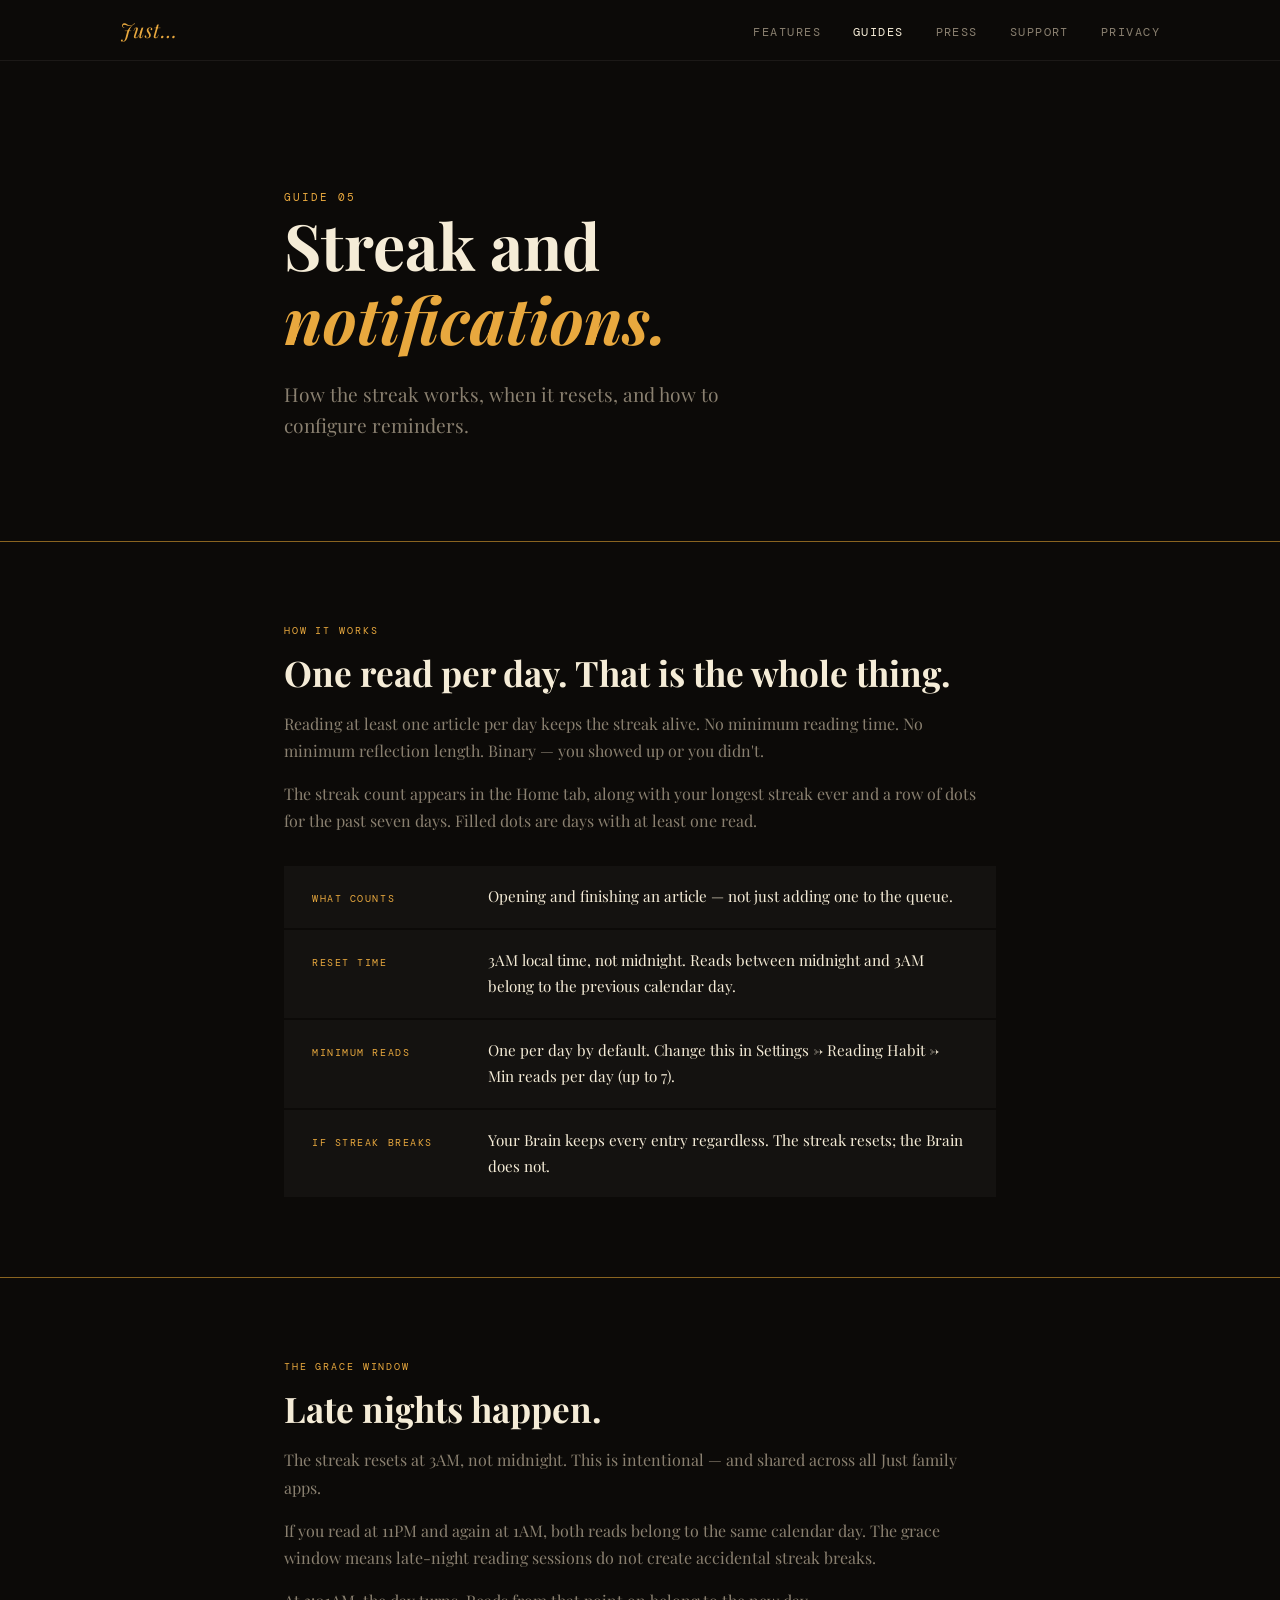
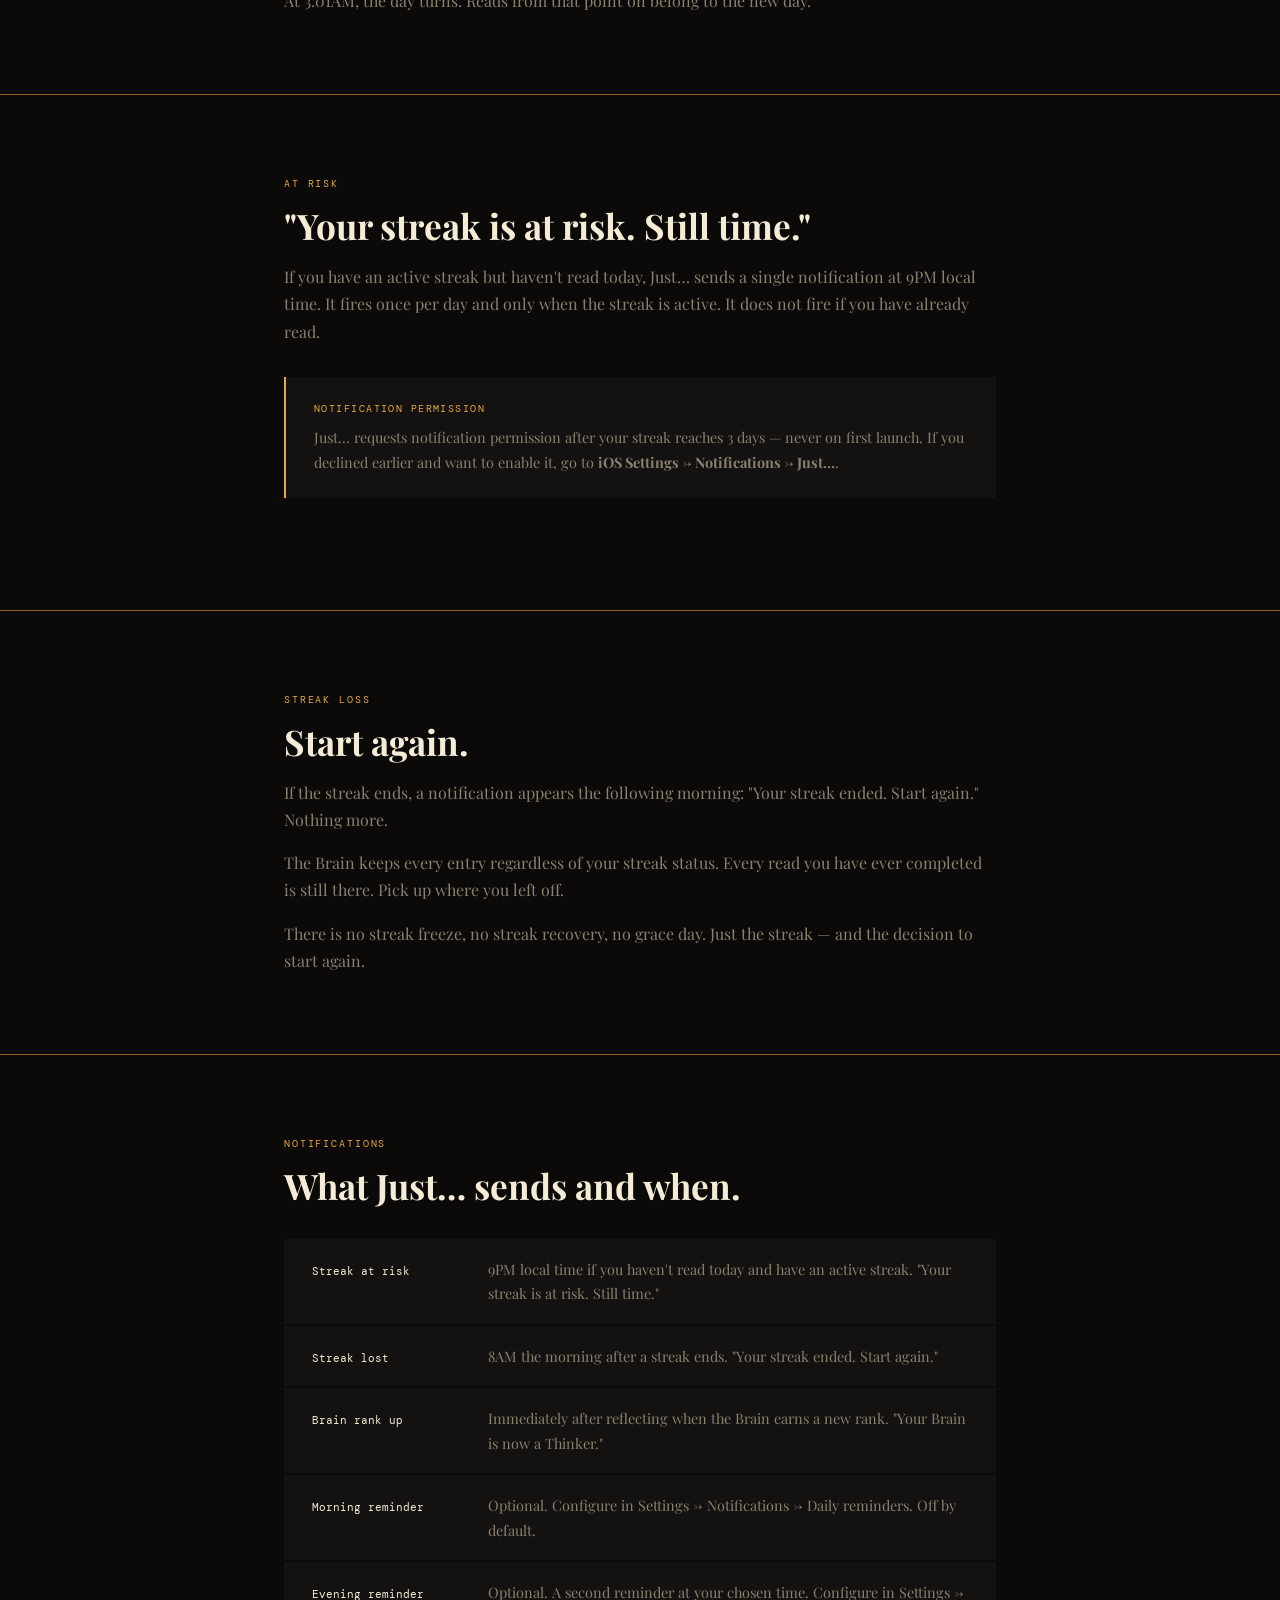
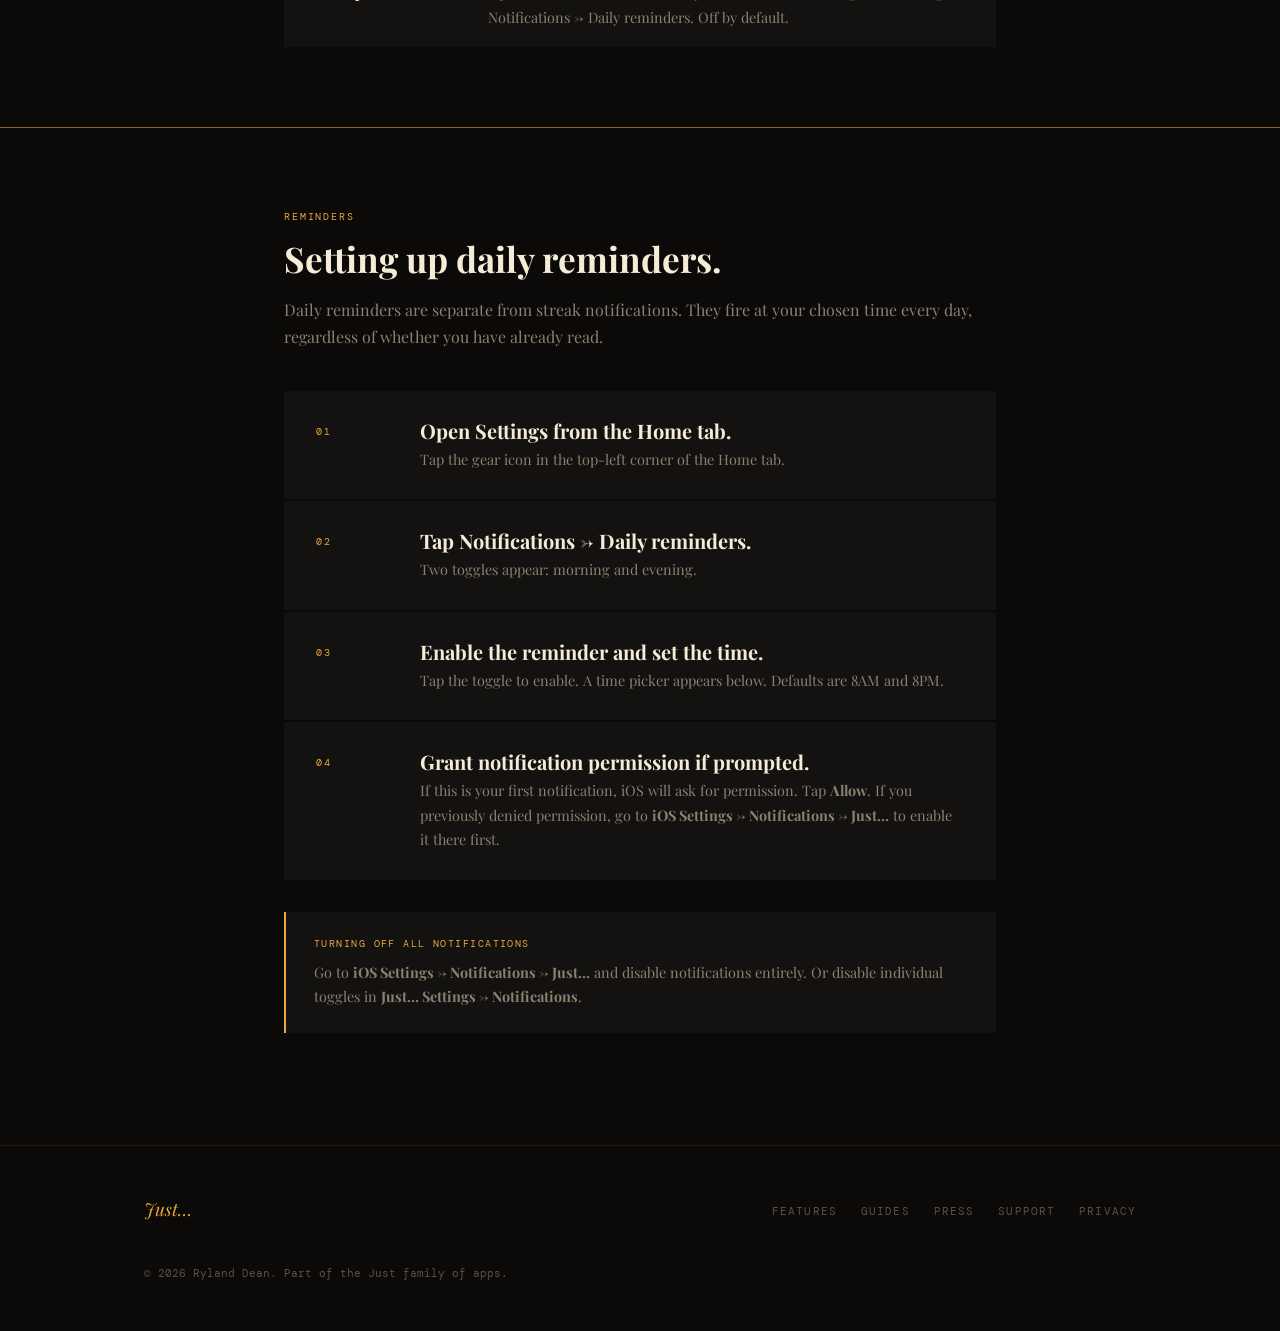
<file: docs/guide-streak.html>
<!DOCTYPE html>
<html lang="en">
<head>
  <meta charset="UTF-8">
  <meta name="viewport" content="width=device-width, initial-scale=1.0">
  <title>Streak and notifications — Just…</title>
  <meta name="description" content="How the reading streak works, the 3AM grace window, at-risk alerts, and notification settings in Just….">
  <link rel="stylesheet" href="style.css">
</head>
<body>

<nav>
  <div class="nav-inner">
    <a href="index.html" class="nav-logo">Just…</a>
    <ul class="nav-links">
      <li><a href="features.html">Features</a></li>
      <li><a href="guides.html" class="active">Guides</a></li>
      <li><a href="press.html">Press</a></li>
      <li><a href="support.html">Support</a></li>
      <li><a href="privacy.html">Privacy</a></li>
    </ul>
  </div>
</nav>

<main>

  <!-- Hero -->
  <section class="hero">
    <div class="container">
      <span class="hero-eyebrow">Guide 05</span>
      <h1 class="hero-title">Streak and<br><em>notifications.</em></h1>
      <p class="hero-sub">How the streak works, when it resets, and how to configure reminders.</p>
    </div>
  </section>

  <!-- How it works -->
  <section>
    <div class="container">
      <span class="label">How it works</span>
      <h2>One read per day. That is the whole thing.</h2>
      <p>
        Reading at least one article per day keeps the streak alive.
        No minimum reading time. No minimum reflection length. Binary —
        you showed up or you didn't.
      </p>
      <p>
        The streak count appears in the Home tab, along with your longest
        streak ever and a row of dots for the past seven days. Filled dots
        are days with at least one read.
      </p>

      <div class="fact-list" style="margin-top: 32px;">
        <div class="fact-row">
          <span class="fact-key">What counts</span>
          <span class="fact-val">Opening and finishing an article — not just adding one to the queue.</span>
        </div>
        <div class="fact-row">
          <span class="fact-key">Reset time</span>
          <span class="fact-val">3AM local time, not midnight. Reads between midnight and 3AM belong to the previous calendar day.</span>
        </div>
        <div class="fact-row">
          <span class="fact-key">Minimum reads</span>
          <span class="fact-val">One per day by default. Change this in Settings → Reading Habit → Min reads per day (up to 7).</span>
        </div>
        <div class="fact-row">
          <span class="fact-key">If streak breaks</span>
          <span class="fact-val">Your Brain keeps every entry regardless. The streak resets; the Brain does not.</span>
        </div>
      </div>
    </div>
  </section>

  <!-- The 3AM grace window -->
  <section>
    <div class="container">
      <span class="label">The grace window</span>
      <h2>Late nights happen.</h2>
      <p>
        The streak resets at 3AM, not midnight. This is intentional — and
        shared across all Just family apps.
      </p>
      <p>
        If you read at 11PM and again at 1AM, both reads belong to the same
        calendar day. The grace window means late-night reading sessions do
        not create accidental streak breaks.
      </p>
      <p>At 3:01AM, the day turns. Reads from that point on belong to the new day.</p>
    </div>
  </section>

  <!-- Streak at risk -->
  <section>
    <div class="container">
      <span class="label">At risk</span>
      <h2>"Your streak is at risk. Still time."</h2>
      <p>
        If you have an active streak but haven't read today, Just… sends
        a single notification at 9PM local time. It fires once per day and
        only when the streak is active. It does not fire if you have already read.
      </p>
      <div class="tip">
        <span class="tip-label">Notification permission</span>
        <p>
          Just… requests notification permission after your streak reaches
          3 days — never on first launch. If you declined earlier and want
          to enable it, go to <strong>iOS Settings → Notifications → Just…</strong>.
        </p>
      </div>
    </div>
  </section>

  <!-- When the streak ends -->
  <section>
    <div class="container">
      <span class="label">Streak loss</span>
      <h2>Start again.</h2>
      <p>
        If the streak ends, a notification appears the following morning:
        "Your streak ended. Start again." Nothing more.
      </p>
      <p>
        The Brain keeps every entry regardless of your streak status.
        Every read you have ever completed is still there. Pick up where you left off.
      </p>
      <p>
        There is no streak freeze, no streak recovery, no grace day. Just the
        streak — and the decision to start again.
      </p>
    </div>
  </section>

  <!-- Notifications -->
  <section>
    <div class="container">
      <span class="label">Notifications</span>
      <h2>What Just… sends and when.</h2>

      <div class="control-list">
        <div class="control-row">
          <span class="control-name">Streak at risk</span>
          <p class="control-desc">9PM local time if you haven't read today and have an active streak. "Your streak is at risk. Still time."</p>
        </div>
        <div class="control-row">
          <span class="control-name">Streak lost</span>
          <p class="control-desc">8AM the morning after a streak ends. "Your streak ended. Start again."</p>
        </div>
        <div class="control-row">
          <span class="control-name">Brain rank up</span>
          <p class="control-desc">Immediately after reflecting when the Brain earns a new rank. "Your Brain is now a Thinker."</p>
        </div>
        <div class="control-row">
          <span class="control-name">Morning reminder</span>
          <p class="control-desc">Optional. Configure in Settings → Notifications → Daily reminders. Off by default.</p>
        </div>
        <div class="control-row">
          <span class="control-name">Evening reminder</span>
          <p class="control-desc">Optional. A second reminder at your chosen time. Configure in Settings → Notifications → Daily reminders. Off by default.</p>
        </div>
      </div>
    </div>
  </section>

  <!-- Configuring reminders -->
  <section>
    <div class="container">
      <span class="label">Reminders</span>
      <h2>Setting up daily reminders.</h2>
      <p>
        Daily reminders are separate from streak notifications. They fire at
        your chosen time every day, regardless of whether you have already read.
      </p>

      <div class="loop" style="margin-top: 40px;">
        <div class="loop-step">
          <span class="loop-step-label">01</span>
          <div>
            <h3>Open Settings from the Home tab.</h3>
            <p>Tap the gear icon in the top-left corner of the Home tab.</p>
          </div>
        </div>
        <div class="loop-step">
          <span class="loop-step-label">02</span>
          <div>
            <h3>Tap <strong>Notifications → Daily reminders</strong>.</h3>
            <p>Two toggles appear: morning and evening.</p>
          </div>
        </div>
        <div class="loop-step">
          <span class="loop-step-label">03</span>
          <div>
            <h3>Enable the reminder and set the time.</h3>
            <p>
              Tap the toggle to enable. A time picker appears below.
              Defaults are 8AM and 8PM.
            </p>
          </div>
        </div>
        <div class="loop-step">
          <span class="loop-step-label">04</span>
          <div>
            <h3>Grant notification permission if prompted.</h3>
            <p>
              If this is your first notification, iOS will ask for permission.
              Tap <strong>Allow</strong>. If you previously denied permission,
              go to <strong>iOS Settings → Notifications → Just…</strong>
              to enable it there first.
            </p>
          </div>
        </div>
      </div>

      <div class="tip">
        <span class="tip-label">Turning off all notifications</span>
        <p>
          Go to <strong>iOS Settings → Notifications → Just…</strong> and
          disable notifications entirely. Or disable individual toggles in
          <strong>Just… Settings → Notifications</strong>.
        </p>
      </div>
    </div>
  </section>

</main>

<footer>
  <div class="footer-inner">
    <span class="footer-logo">Just…</span>
    <ul class="footer-links">
      <li><a href="features.html">Features</a></li>
      <li><a href="guides.html">Guides</a></li>
      <li><a href="press.html">Press</a></li>
      <li><a href="support.html">Support</a></li>
      <li><a href="privacy.html">Privacy</a></li>
    </ul>
    <p class="footer-copy">© 2026 Ryland Dean. Part of the Just family of apps.</p>
  </div>
</footer>

</body>
</html>
</file>
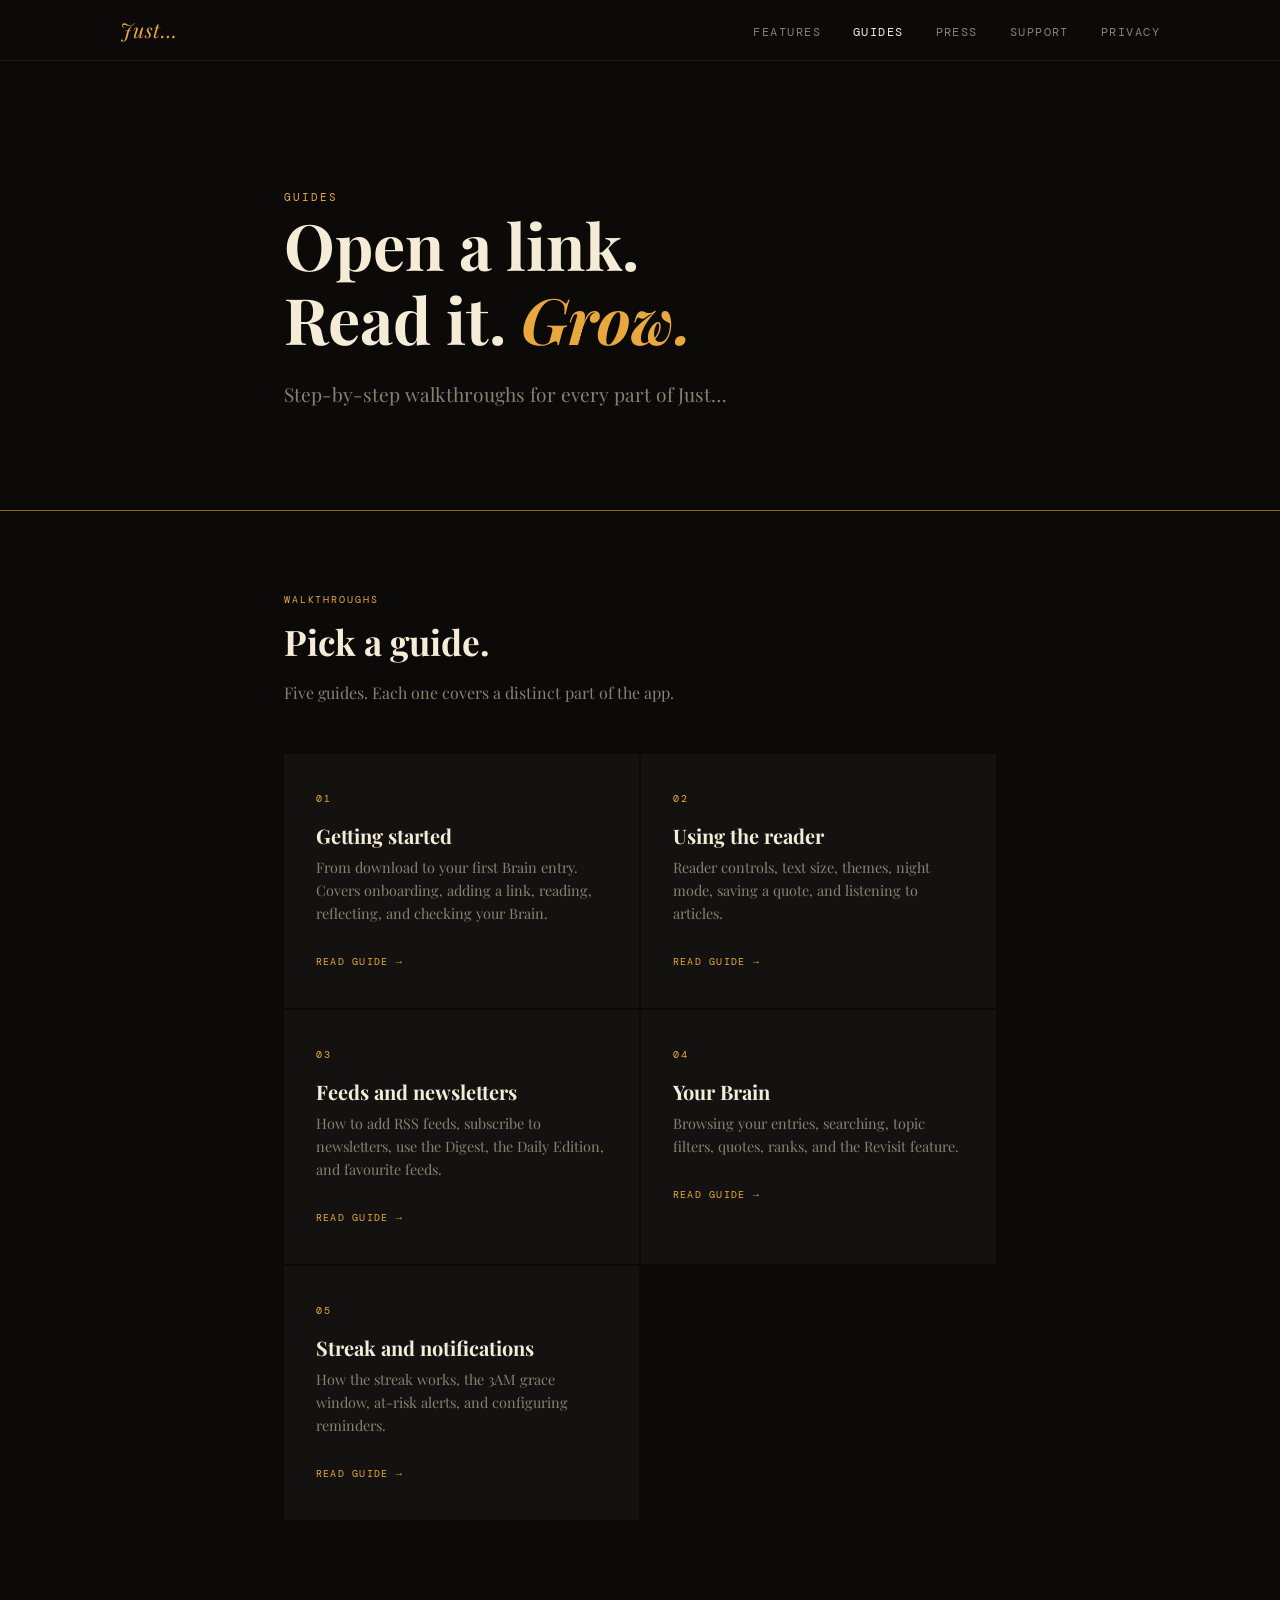
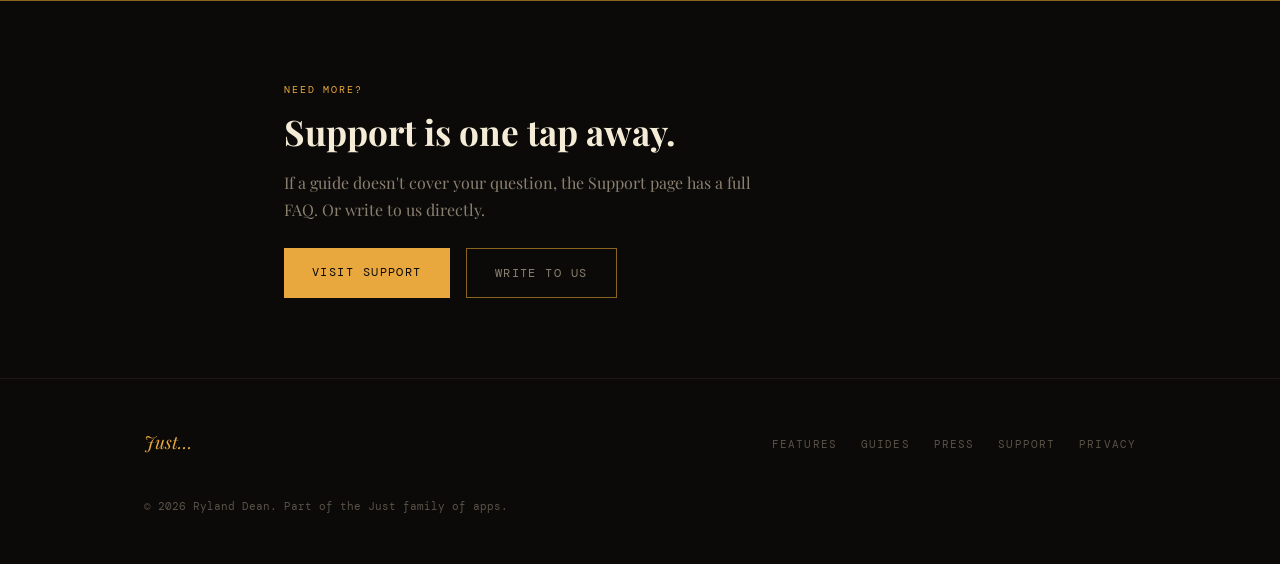
<file: docs/guides.html>
<!DOCTYPE html>
<html lang="en">
<head>
  <meta charset="UTF-8">
  <meta name="viewport" content="width=device-width, initial-scale=1.0">
  <title>Guides — Just…</title>
  <meta name="description" content="Step-by-step guides for Just… — adding links, using the reader, building your Brain, and more.">
  <link rel="stylesheet" href="style.css">
</head>
<body>

<nav>
  <div class="nav-inner">
    <a href="index.html" class="nav-logo">Just…</a>
    <ul class="nav-links">
      <li><a href="features.html">Features</a></li>
      <li><a href="guides.html" class="active">Guides</a></li>
      <li><a href="press.html">Press</a></li>
      <li><a href="support.html">Support</a></li>
      <li><a href="privacy.html">Privacy</a></li>
    </ul>
  </div>
</nav>

<main>

  <!-- Hero -->
  <section class="hero">
    <div class="container">
      <span class="hero-eyebrow">Guides</span>
      <h1 class="hero-title">Open a link.<br>Read it. <em>Grow.</em></h1>
      <p class="hero-sub">Step-by-step walkthroughs for every part of Just…</p>
    </div>
  </section>

  <!-- Guides -->
  <section>
    <div class="container">
      <span class="label">Walkthroughs</span>
      <h2>Pick a guide.</h2>
      <p>Five guides. Each one covers a distinct part of the app.</p>

      <div class="guide-grid">
        <a href="guide-getting-started.html" class="guide-card">
          <span class="guide-card-num">01</span>
          <h3>Getting started</h3>
          <p>From download to your first Brain entry. Covers onboarding, adding a link, reading, reflecting, and checking your Brain.</p>
          <span class="guide-card-cta">Read guide →</span>
        </a>
        <a href="guide-reader.html" class="guide-card">
          <span class="guide-card-num">02</span>
          <h3>Using the reader</h3>
          <p>Reader controls, text size, themes, night mode, saving a quote, and listening to articles.</p>
          <span class="guide-card-cta">Read guide →</span>
        </a>
        <a href="guide-feeds.html" class="guide-card">
          <span class="guide-card-num">03</span>
          <h3>Feeds and newsletters</h3>
          <p>How to add RSS feeds, subscribe to newsletters, use the Digest, the Daily Edition, and favourite feeds.</p>
          <span class="guide-card-cta">Read guide →</span>
        </a>
        <a href="guide-brain.html" class="guide-card">
          <span class="guide-card-num">04</span>
          <h3>Your Brain</h3>
          <p>Browsing your entries, searching, topic filters, quotes, ranks, and the Revisit feature.</p>
          <span class="guide-card-cta">Read guide →</span>
        </a>
        <a href="guide-streak.html" class="guide-card">
          <span class="guide-card-num">05</span>
          <h3>Streak and notifications</h3>
          <p>How the streak works, the 3AM grace window, at-risk alerts, and configuring reminders.</p>
          <span class="guide-card-cta">Read guide →</span>
        </a>
      </div>
    </div>
  </section>

  <!-- Still stuck -->
  <section>
    <div class="container">
      <span class="label">Need more?</span>
      <h2>Support is one tap away.</h2>
      <p style="max-width: 480px;">
        If a guide doesn't cover your question, the Support page has a full FAQ.
        Or write to us directly.
      </p>
      <div style="display: flex; gap: 16px; flex-wrap: wrap; margin-top: 24px;">
        <a href="support.html" class="btn btn--amber">Visit Support</a>
        <a href="mailto:ryland.dean.dev@gmail.com" class="btn btn--ghost">Write to us</a>
      </div>
    </div>
  </section>

</main>

<footer>
  <div class="footer-inner">
    <span class="footer-logo">Just…</span>
    <ul class="footer-links">
      <li><a href="features.html">Features</a></li>
      <li><a href="guides.html">Guides</a></li>
      <li><a href="press.html">Press</a></li>
      <li><a href="support.html">Support</a></li>
      <li><a href="privacy.html">Privacy</a></li>
    </ul>
    <p class="footer-copy">© 2026 Ryland Dean. Part of the Just family of apps.</p>
  </div>
</footer>

</body>
</html>
</file>
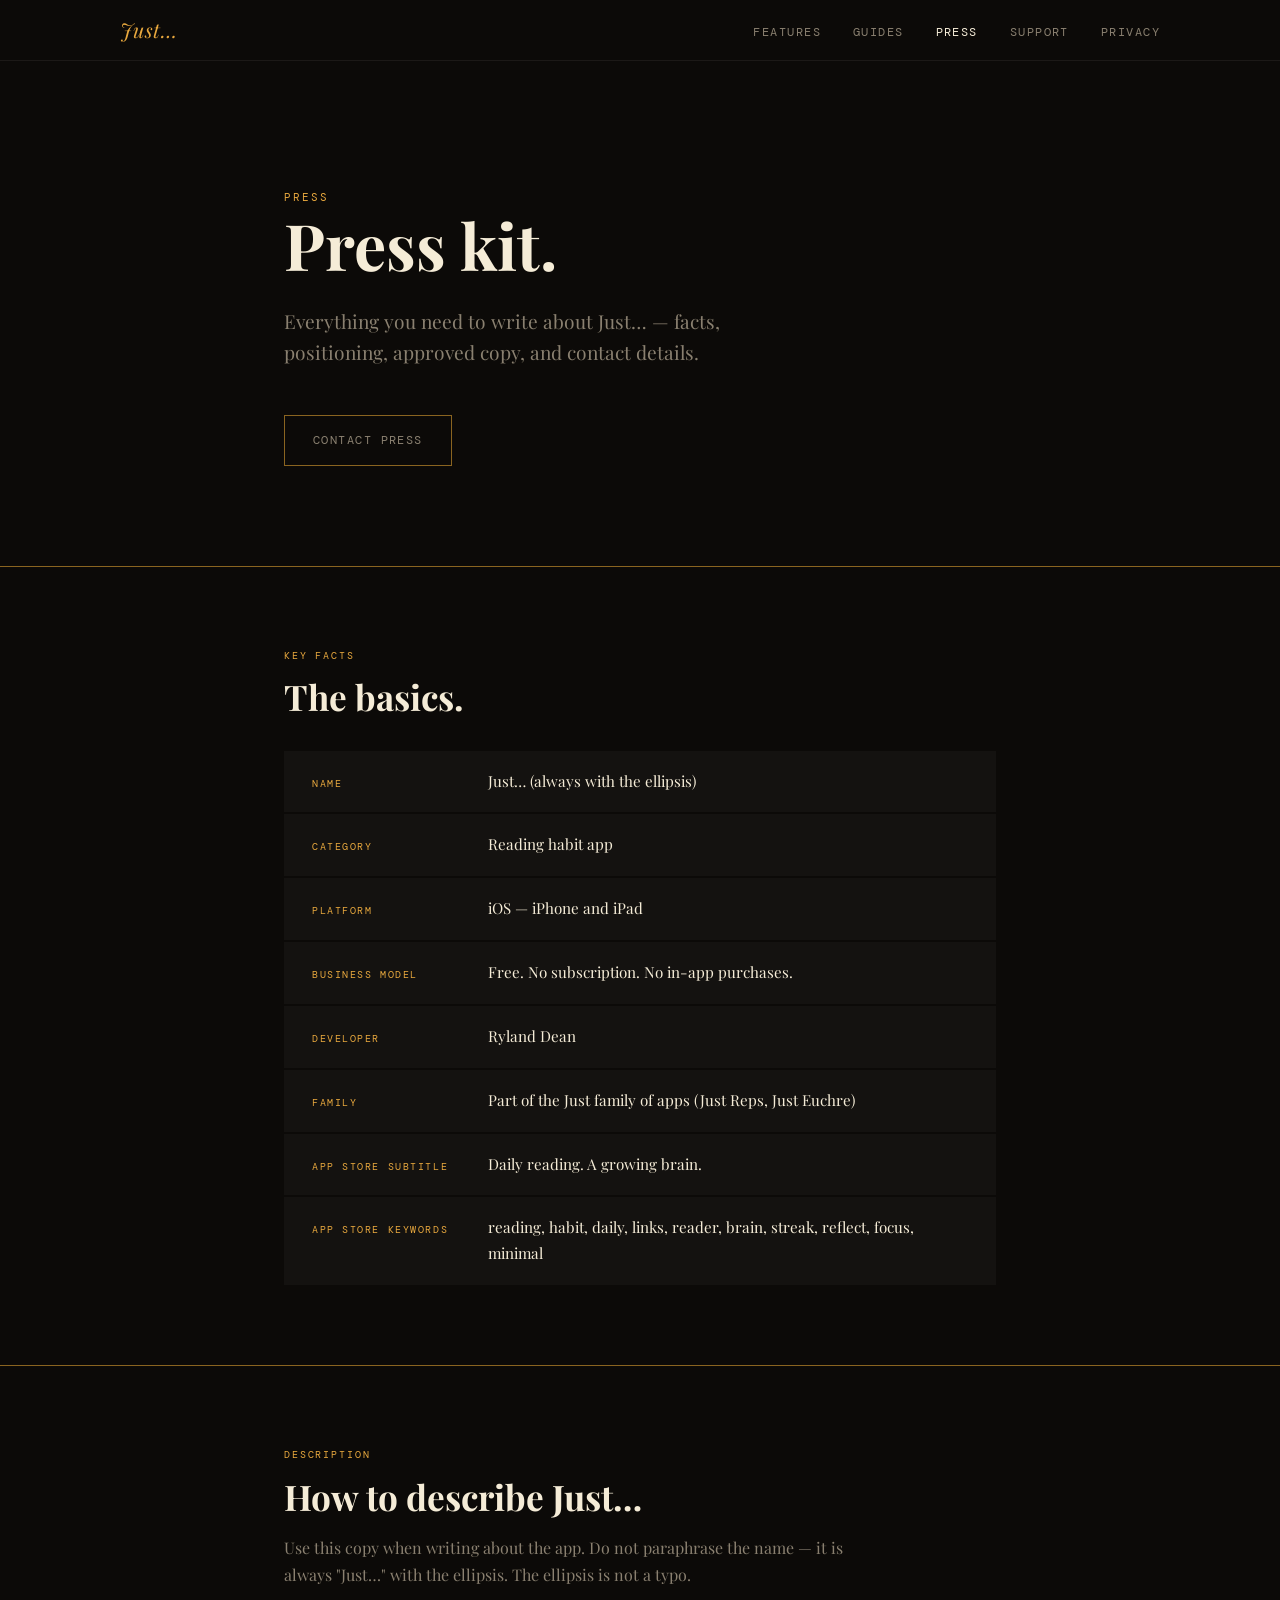
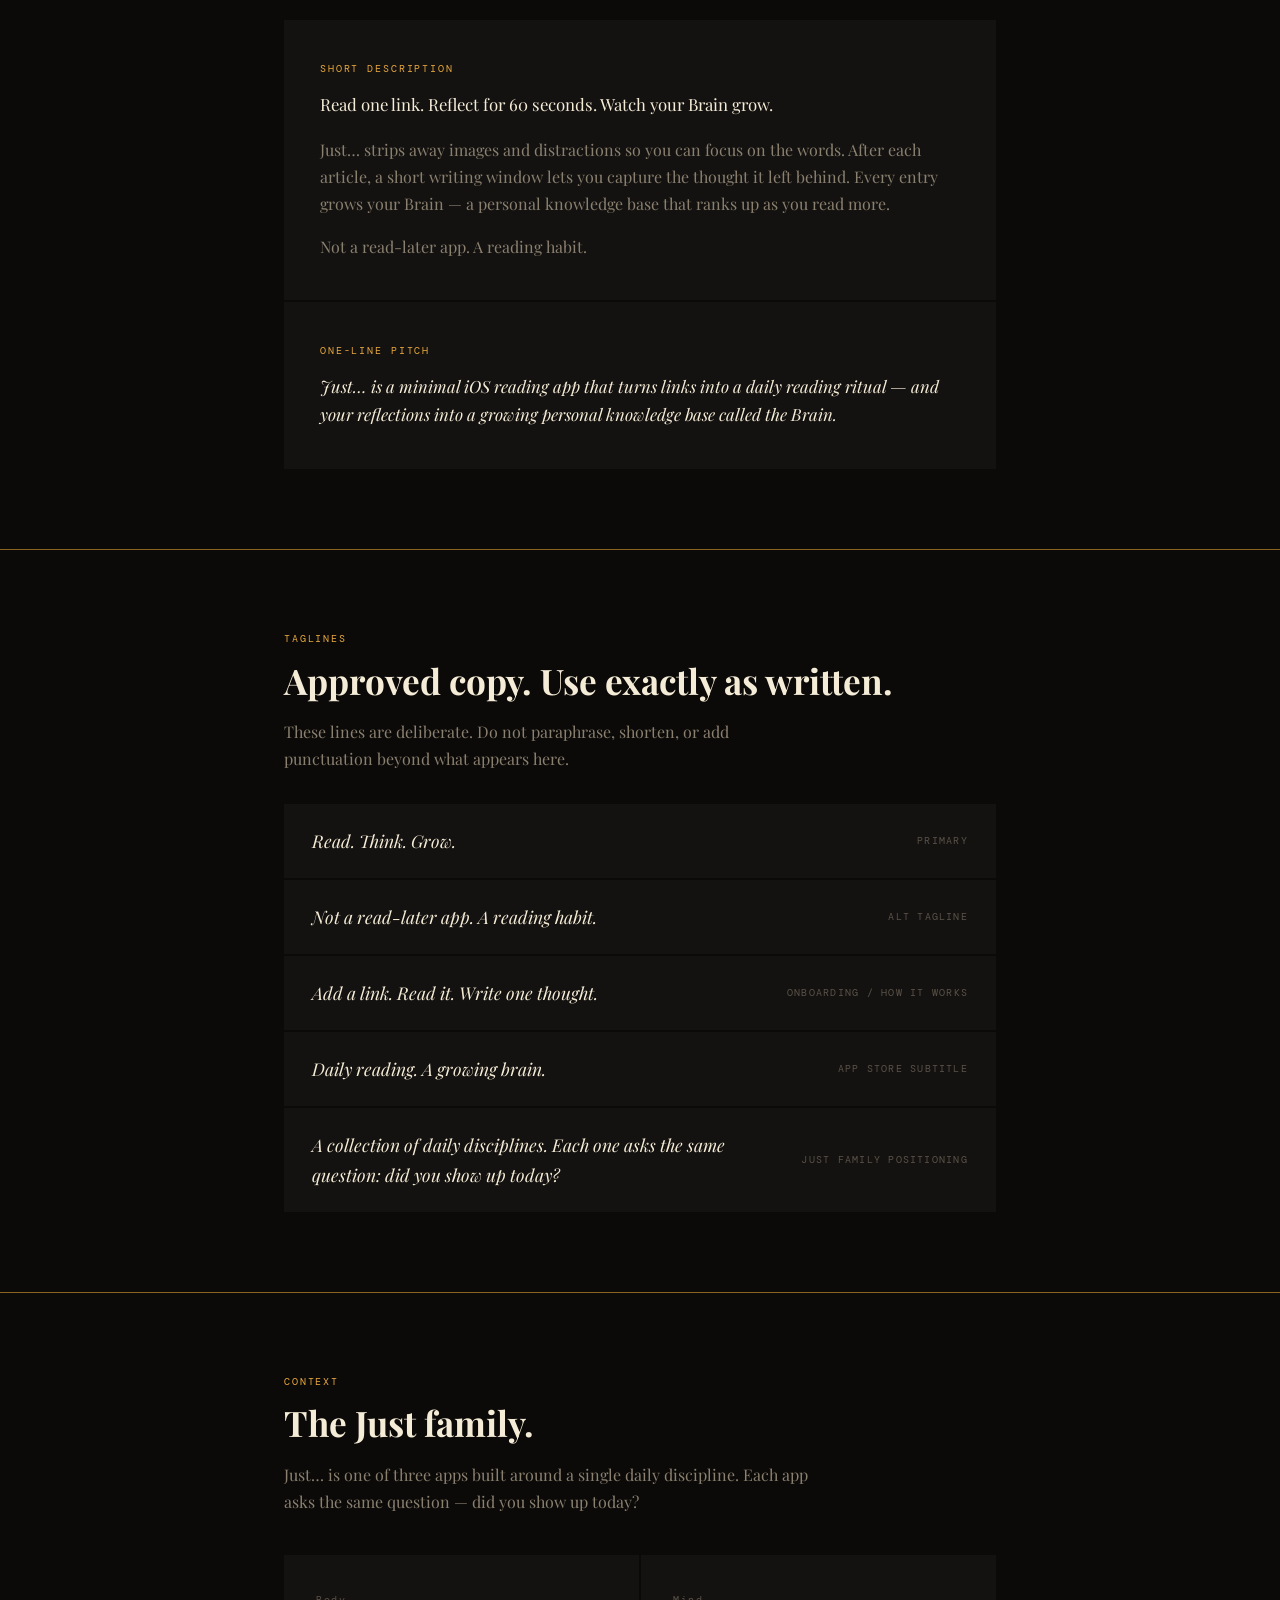
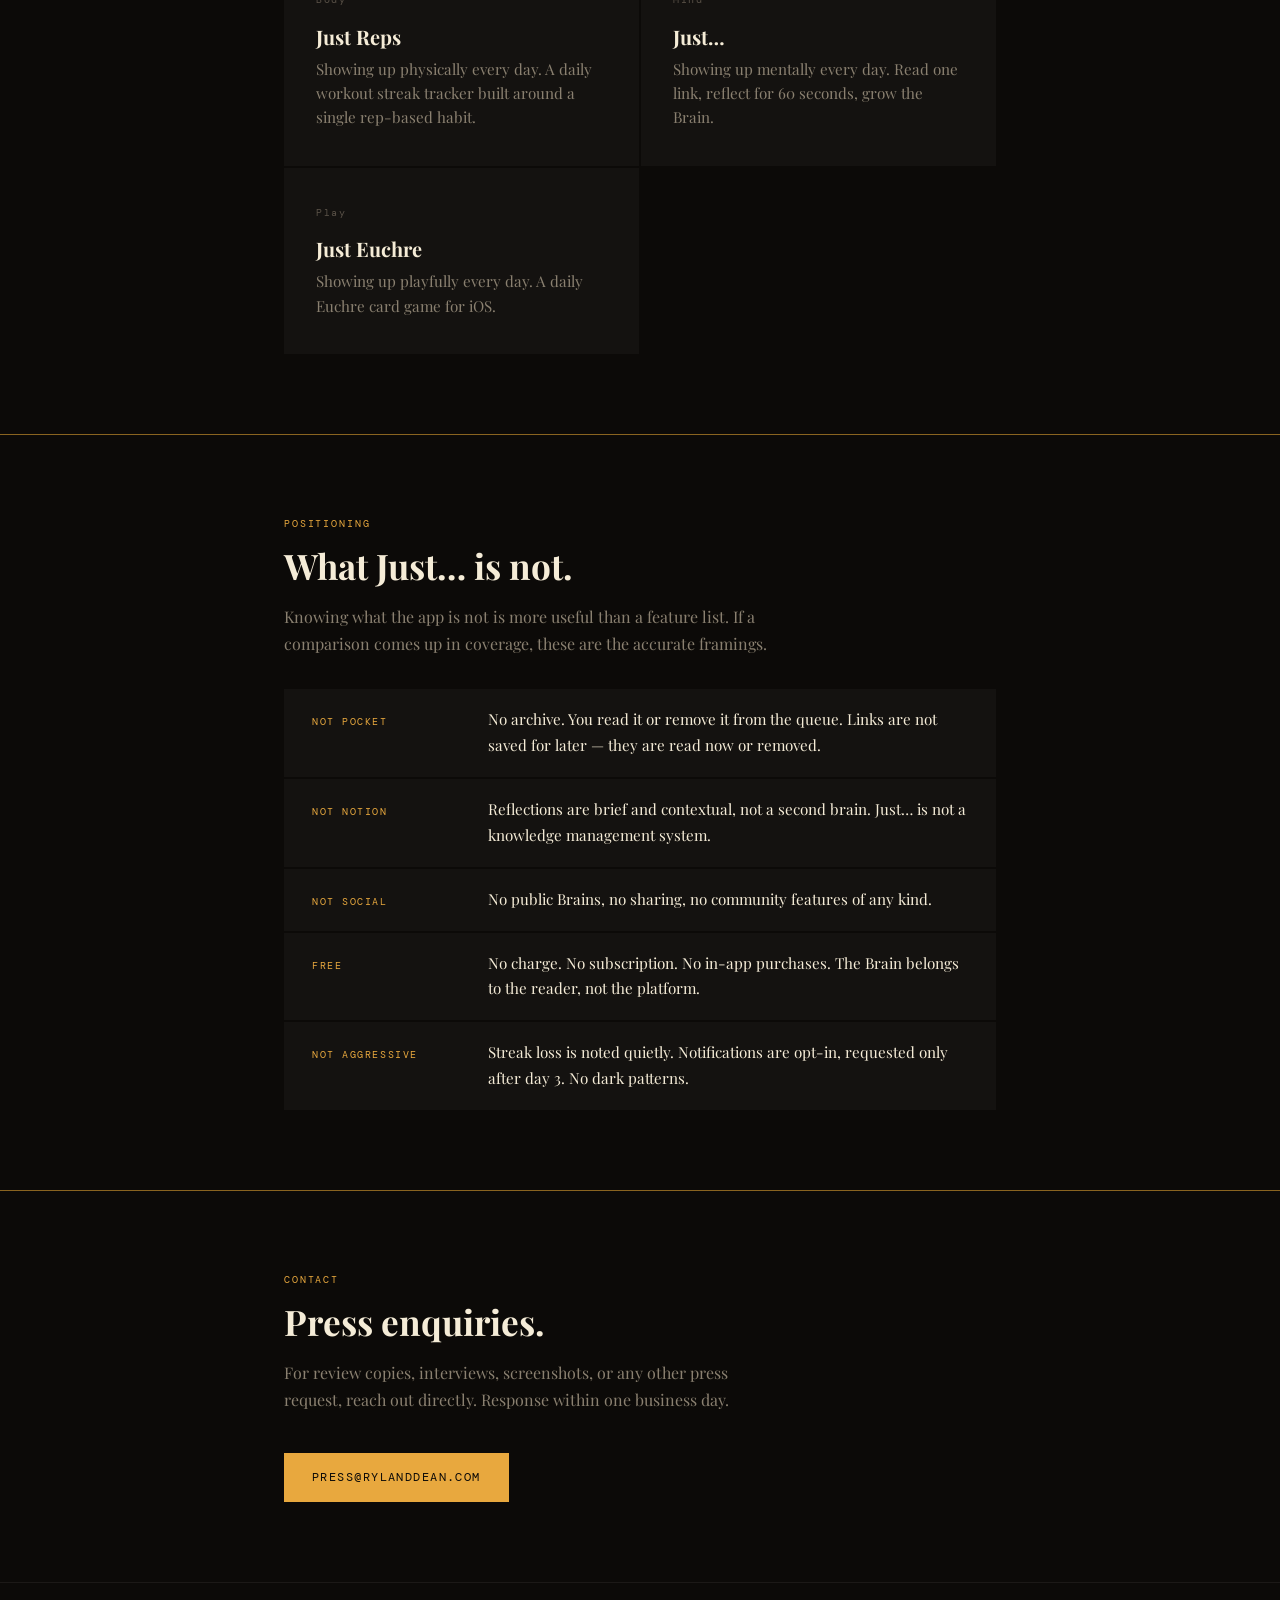
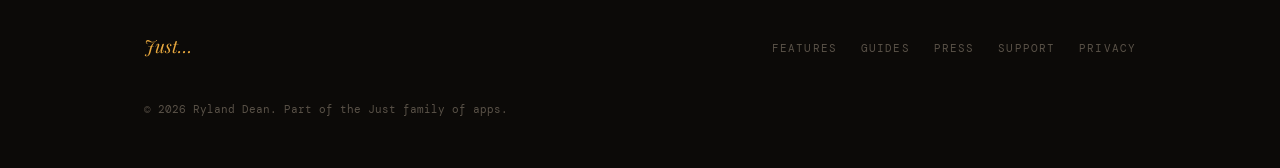
<file: docs/press.html>
<!DOCTYPE html>
<html lang="en">
<head>
  <meta charset="UTF-8">
  <meta name="viewport" content="width=device-width, initial-scale=1.0">
  <title>Press — Just…</title>
  <meta name="description" content="Press kit for Just… — a minimal iOS reading habit app. Facts, taglines, and contact.">
  <link rel="stylesheet" href="style.css">
</head>
<body>

<nav>
  <div class="nav-inner">
    <a href="index.html" class="nav-logo">Just…</a>
    <ul class="nav-links">
      <li><a href="features.html">Features</a></li>
      <li><a href="guides.html">Guides</a></li>
      <li><a href="press.html" class="active">Press</a></li>
      <li><a href="support.html">Support</a></li>
      <li><a href="privacy.html">Privacy</a></li>
    </ul>
  </div>
</nav>

<main>

  <!-- Hero -->
  <section class="hero">
    <div class="container">
      <span class="hero-eyebrow">Press</span>
      <h1 class="hero-title">Press kit.</h1>
      <p class="hero-sub">
        Everything you need to write about Just… — facts, positioning,
        approved copy, and contact details.
      </p>
      <a href="mailto:press@rylanddean.com" class="btn btn--ghost">Contact press</a>
    </div>
  </section>

  <!-- Key facts -->
  <section>
    <div class="container">
      <span class="label">Key facts</span>
      <h2>The basics.</h2>

      <div class="fact-list">
        <div class="fact-row">
          <span class="fact-key">Name</span>
          <span class="fact-val">Just… (always with the ellipsis)</span>
        </div>
        <div class="fact-row">
          <span class="fact-key">Category</span>
          <span class="fact-val">Reading habit app</span>
        </div>
        <div class="fact-row">
          <span class="fact-key">Platform</span>
          <span class="fact-val">iOS — iPhone and iPad</span>
        </div>
        <div class="fact-row">
          <span class="fact-key">Business model</span>
          <span class="fact-val">Free. No subscription. No in-app purchases.</span>
        </div>
        <div class="fact-row">
          <span class="fact-key">Developer</span>
          <span class="fact-val">Ryland Dean</span>
        </div>
        <div class="fact-row">
          <span class="fact-key">Family</span>
          <span class="fact-val">Part of the Just family of apps (Just Reps, Just Euchre)</span>
        </div>
        <div class="fact-row">
          <span class="fact-key">App Store subtitle</span>
          <span class="fact-val">Daily reading. A growing brain.</span>
        </div>
        <div class="fact-row">
          <span class="fact-key">App Store keywords</span>
          <span class="fact-val">reading, habit, daily, links, reader, brain, streak, reflect, focus, minimal</span>
        </div>
      </div>
    </div>
  </section>

  <!-- What it is -->
  <section>
    <div class="container">
      <span class="label">Description</span>
      <h2>How to describe Just…</h2>
      <p style="max-width: 600px;">
        Use this copy when writing about the app. Do not paraphrase the name — it is
        always "Just…" with the ellipsis. The ellipsis is not a typo.
      </p>

      <div style="background: var(--surface); padding: 40px 36px; margin-top: 32px;">
        <span class="label">Short description</span>
        <p style="color: var(--cream); font-size: 1.05rem; line-height: 1.75;">
          Read one link. Reflect for 60 seconds. Watch your Brain grow.
        </p>
        <p style="margin-top: 16px;">
          Just… strips away images and distractions so you can focus on the words.
          After each article, a short writing window lets you capture the thought it
          left behind. Every entry grows your Brain — a personal knowledge base that
          ranks up as you read more.
        </p>
        <p>Not a read-later app. A reading habit.</p>
      </div>

      <div style="background: var(--surface); padding: 40px 36px; margin-top: 2px;">
        <span class="label">One-line pitch</span>
        <p style="color: var(--cream); font-size: 1.05rem; font-style: italic;">
          Just… is a minimal iOS reading app that turns links into a daily reading ritual —
          and your reflections into a growing personal knowledge base called the Brain.
        </p>
      </div>
    </div>
  </section>

  <!-- Approved taglines -->
  <section>
    <div class="container">
      <span class="label">Taglines</span>
      <h2>Approved copy. Use exactly as written.</h2>
      <p style="max-width: 520px;">These lines are deliberate. Do not paraphrase, shorten, or add punctuation beyond what appears here.</p>

      <ul class="tagline-list">
        <li>
          Read. Think. Grow.
          <span class="tagline-use">Primary</span>
        </li>
        <li>
          Not a read-later app. A reading habit.
          <span class="tagline-use">Alt tagline</span>
        </li>
        <li>
          Add a link. Read it. Write one thought.
          <span class="tagline-use">Onboarding / how it works</span>
        </li>
        <li>
          Daily reading. A growing brain.
          <span class="tagline-use">App Store subtitle</span>
        </li>
        <li>
          A collection of daily disciplines. Each one asks the same question: did you show up today?
          <span class="tagline-use">Just family positioning</span>
        </li>
      </ul>
    </div>
  </section>

  <!-- The Just family -->
  <section>
    <div class="container">
      <span class="label">Context</span>
      <h2>The Just family.</h2>
      <p style="max-width: 540px;">
        Just… is one of three apps built around a single daily discipline. Each app asks
        the same question — did you show up today?
      </p>

      <div class="card-grid" style="margin-top: 40px;">
        <div class="card">
          <span class="card-num">Body</span>
          <h3>Just Reps</h3>
          <p>Showing up physically every day. A daily workout streak tracker built around a single rep-based habit.</p>
        </div>
        <div class="card">
          <span class="card-num">Mind</span>
          <h3>Just…</h3>
          <p>Showing up mentally every day. Read one link, reflect for 60 seconds, grow the Brain.</p>
        </div>
        <div class="card">
          <span class="card-num">Play</span>
          <h3>Just Euchre</h3>
          <p>Showing up playfully every day. A daily Euchre card game for iOS.</p>
        </div>
      </div>
    </div>
  </section>

  <!-- What it is not -->
  <section>
    <div class="container">
      <span class="label">Positioning</span>
      <h2>What Just… is not.</h2>
      <p style="max-width: 540px;">
        Knowing what the app is not is more useful than a feature list.
        If a comparison comes up in coverage, these are the accurate framings.
      </p>

      <div class="fact-list" style="margin-top: 32px;">
        <div class="fact-row">
          <span class="fact-key">Not Pocket</span>
          <span class="fact-val">No archive. You read it or remove it from the queue. Links are not saved for later — they are read now or removed.</span>
        </div>
        <div class="fact-row">
          <span class="fact-key">Not Notion</span>
          <span class="fact-val">Reflections are brief and contextual, not a second brain. Just… is not a knowledge management system.</span>
        </div>
        <div class="fact-row">
          <span class="fact-key">Not social</span>
          <span class="fact-val">No public Brains, no sharing, no community features of any kind.</span>
        </div>
        <div class="fact-row">
          <span class="fact-key">Free</span>
          <span class="fact-val">No charge. No subscription. No in-app purchases. The Brain belongs to the reader, not the platform.</span>
        </div>
        <div class="fact-row">
          <span class="fact-key">Not aggressive</span>
          <span class="fact-val">Streak loss is noted quietly. Notifications are opt-in, requested only after day 3. No dark patterns.</span>
        </div>
      </div>
    </div>
  </section>

  <!-- Contact -->
  <section>
    <div class="container">
      <span class="label">Contact</span>
      <h2>Press enquiries.</h2>
      <p style="max-width: 480px;">
        For review copies, interviews, screenshots, or any other press request,
        reach out directly. Response within one business day.
      </p>
      <a href="mailto:press@rylanddean.com" class="btn btn--amber" style="margin-top: 24px;">press@rylanddean.com</a>
    </div>
  </section>

</main>

<footer>
  <div class="footer-inner">
    <span class="footer-logo">Just…</span>
    <ul class="footer-links">
      <li><a href="features.html">Features</a></li>
      <li><a href="guides.html">Guides</a></li>
      <li><a href="press.html">Press</a></li>
      <li><a href="support.html">Support</a></li>
      <li><a href="privacy.html">Privacy</a></li>
    </ul>
    <p class="footer-copy">© 2026 Ryland Dean. Part of the Just family of apps.</p>
  </div>
</footer>

</body>
</html>
</file>
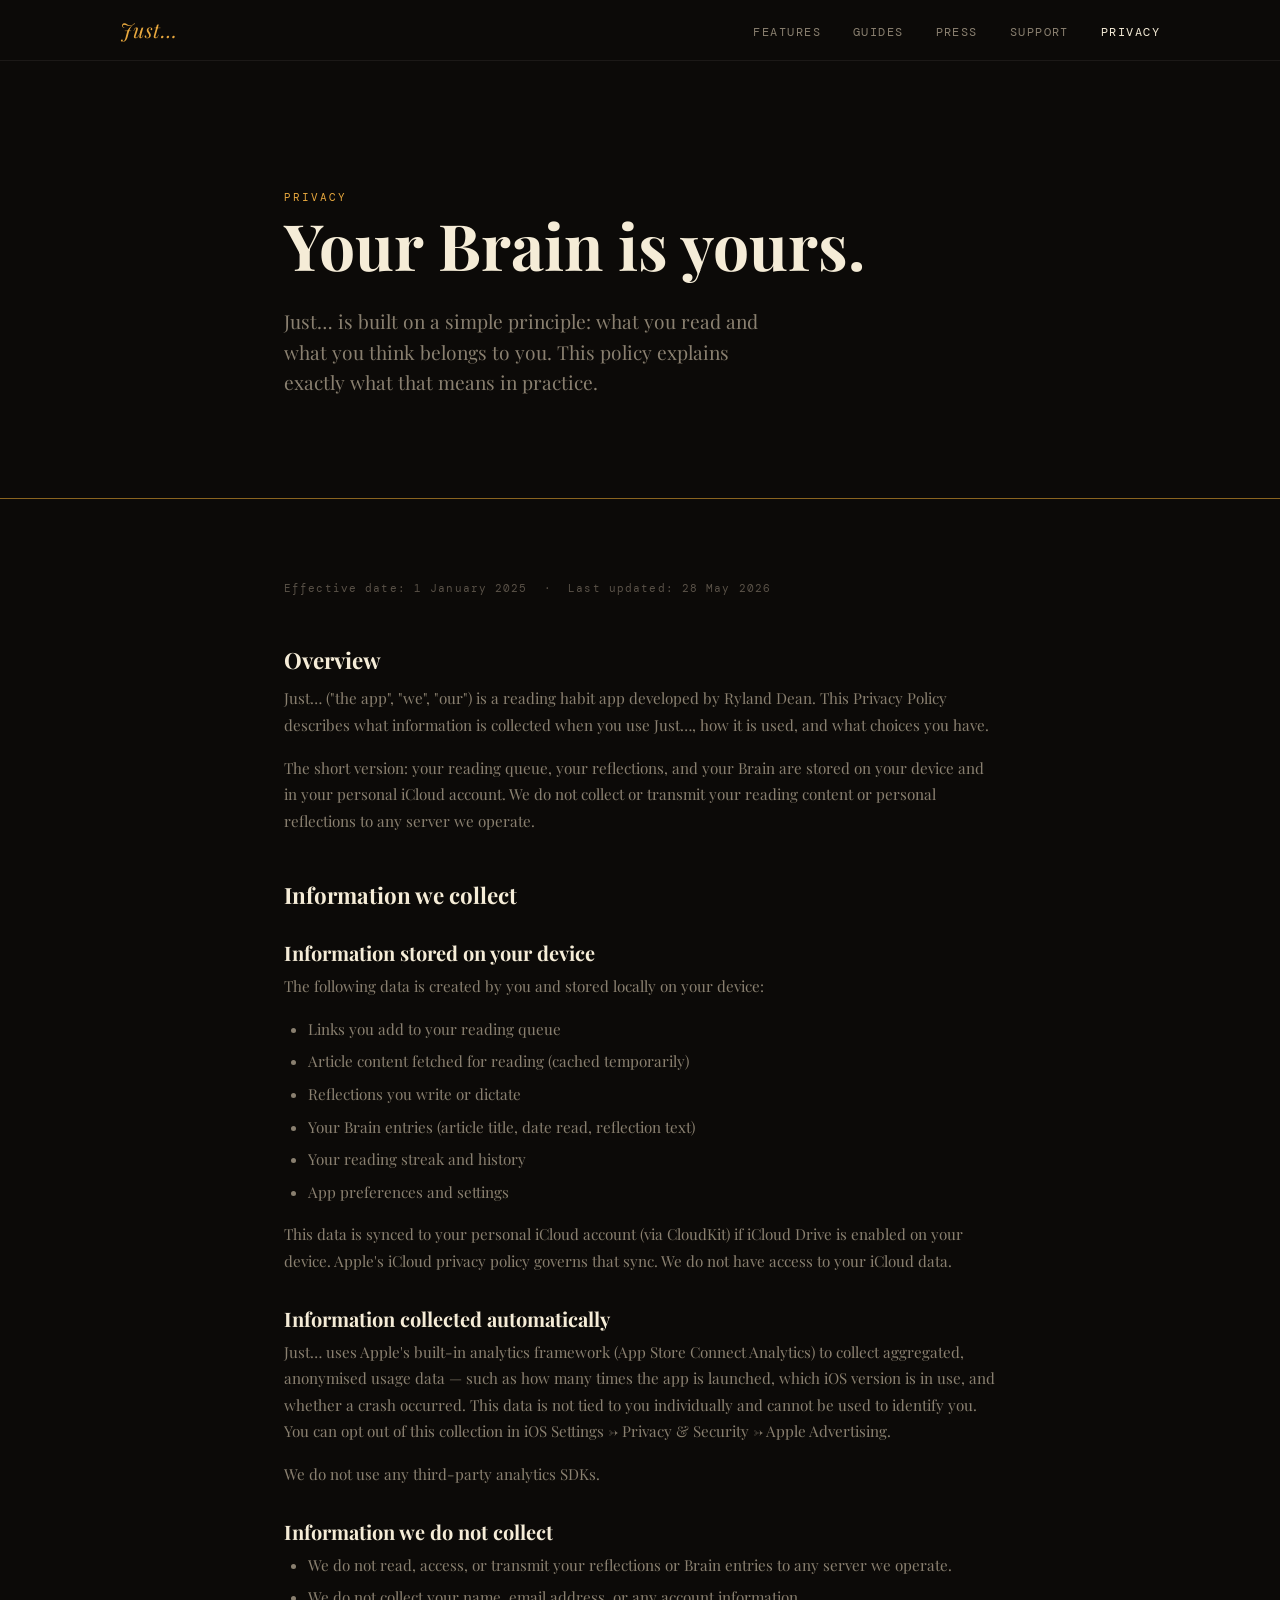
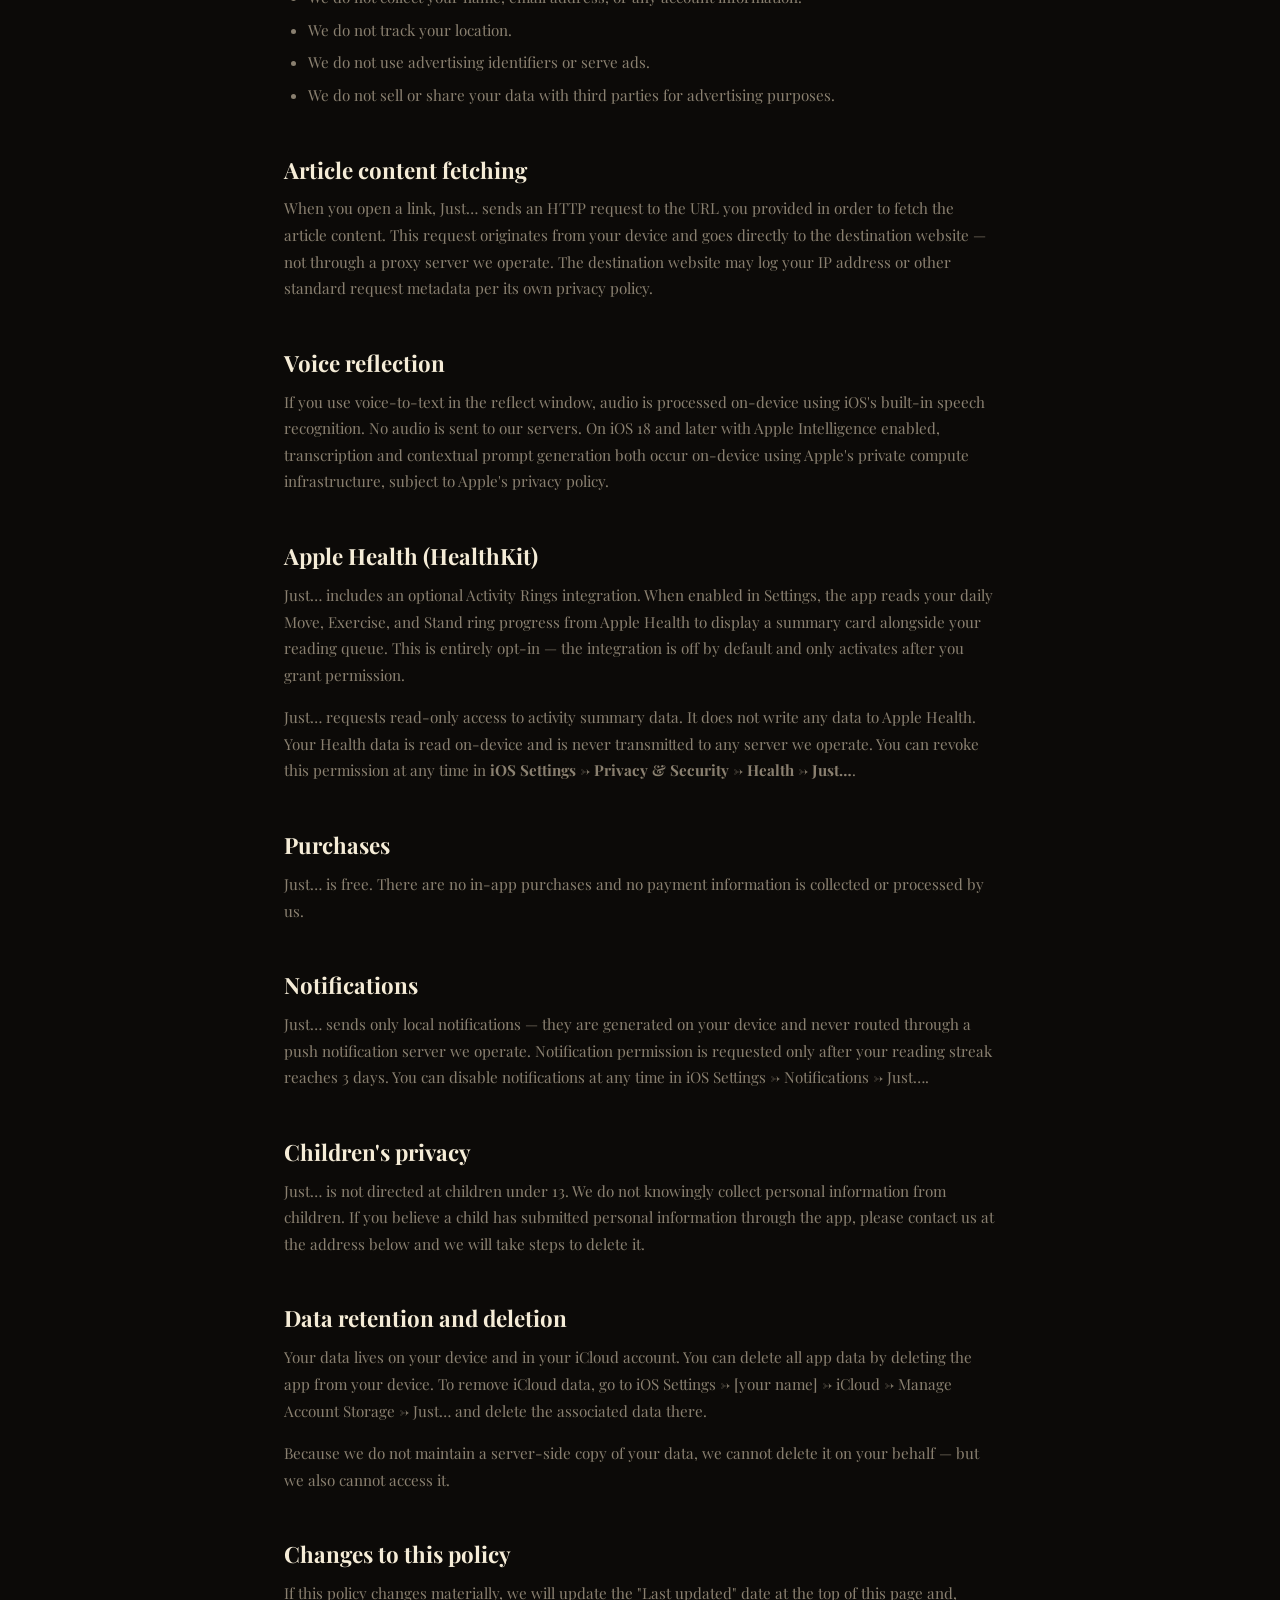
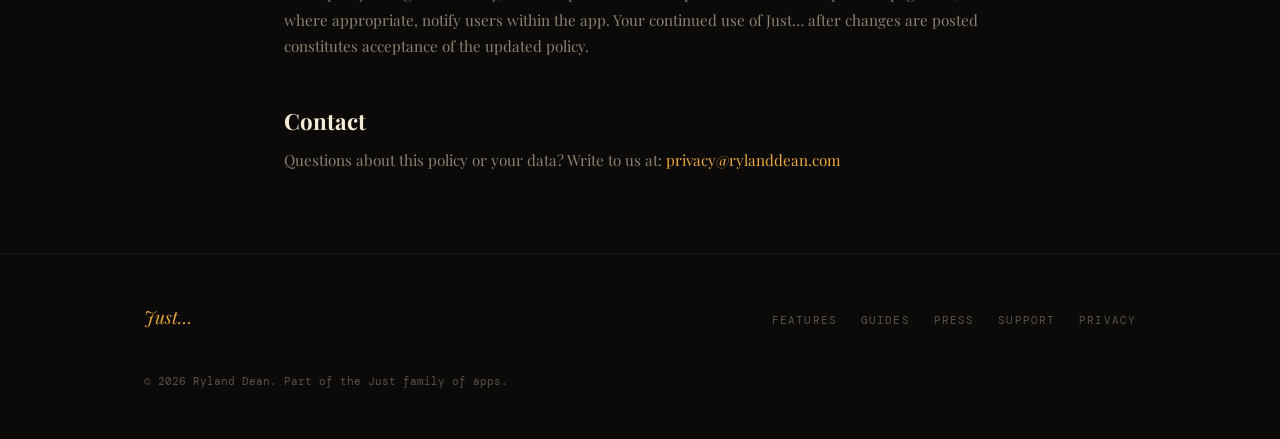
<file: docs/privacy.html>
<!DOCTYPE html>
<html lang="en">
<head>
  <meta charset="UTF-8">
  <meta name="viewport" content="width=device-width, initial-scale=1.0">
  <title>Privacy Policy — Just…</title>
  <meta name="description" content="Privacy policy for Just… — a reading habit app for iOS.">
  <link rel="stylesheet" href="style.css">
</head>
<body>

<nav>
  <div class="nav-inner">
    <a href="index.html" class="nav-logo">Just…</a>
    <ul class="nav-links">
      <li><a href="features.html">Features</a></li>
      <li><a href="guides.html">Guides</a></li>
      <li><a href="press.html">Press</a></li>
      <li><a href="support.html">Support</a></li>
      <li><a href="privacy.html" class="active">Privacy</a></li>
    </ul>
  </div>
</nav>

<main>

  <section class="hero">
    <div class="container">
      <span class="hero-eyebrow">Privacy</span>
      <h1 class="hero-title">Your Brain is yours.</h1>
      <p class="hero-sub">
        Just… is built on a simple principle: what you read and what you think
        belongs to you. This policy explains exactly what that means in practice.
      </p>
    </div>
  </section>

  <section>
    <div class="container prose">

      <p style="font-family: var(--font-mono); font-size: 0.7rem; color: var(--subtle); letter-spacing: 0.1em;">
        Effective date: 1 January 2025 &nbsp;·&nbsp; Last updated: 28 May 2026
      </p>

      <h2>Overview</h2>
      <p>
        Just… ("the app", "we", "our") is a reading habit app developed by Ryland Dean.
        This Privacy Policy describes what information is collected when you use Just…,
        how it is used, and what choices you have.
      </p>
      <p>
        The short version: your reading queue, your reflections, and your Brain are
        stored on your device and in your personal iCloud account. We do not collect
        or transmit your reading content or personal reflections to any server we operate.
      </p>

      <h2>Information we collect</h2>

      <h3>Information stored on your device</h3>
      <p>The following data is created by you and stored locally on your device:</p>
      <ul>
        <li>Links you add to your reading queue</li>
        <li>Article content fetched for reading (cached temporarily)</li>
        <li>Reflections you write or dictate</li>
        <li>Your Brain entries (article title, date read, reflection text)</li>
        <li>Your reading streak and history</li>
        <li>App preferences and settings</li>
      </ul>
      <p>
        This data is synced to your personal iCloud account (via CloudKit) if iCloud
        Drive is enabled on your device. Apple's iCloud privacy policy governs that sync.
        We do not have access to your iCloud data.
      </p>

      <h3>Information collected automatically</h3>
      <p>
        Just… uses Apple's built-in analytics framework (App Store Connect Analytics)
        to collect aggregated, anonymised usage data — such as how many times the app
        is launched, which iOS version is in use, and whether a crash occurred.
        This data is not tied to you individually and cannot be used to identify you.
        You can opt out of this collection in iOS Settings → Privacy &amp; Security →
        Apple Advertising.
      </p>
      <p>
        We do not use any third-party analytics SDKs.
      </p>

      <h3>Information we do not collect</h3>
      <ul>
        <li>We do not read, access, or transmit your reflections or Brain entries to any server we operate.</li>
        <li>We do not collect your name, email address, or any account information.</li>
        <li>We do not track your location.</li>
        <li>We do not use advertising identifiers or serve ads.</li>
        <li>We do not sell or share your data with third parties for advertising purposes.</li>
      </ul>

      <h2>Article content fetching</h2>
      <p>
        When you open a link, Just… sends an HTTP request to the URL you provided
        in order to fetch the article content. This request originates from your device
        and goes directly to the destination website — not through a proxy server we operate.
        The destination website may log your IP address or other standard request metadata
        per its own privacy policy.
      </p>

      <h2>Voice reflection</h2>
      <p>
        If you use voice-to-text in the reflect window, audio is processed on-device
        using iOS's built-in speech recognition. No audio is sent to our servers.
        On iOS 18 and later with Apple Intelligence enabled, transcription and
        contextual prompt generation both occur on-device using Apple's private compute
        infrastructure, subject to Apple's privacy policy.
      </p>

      <h2>Apple Health (HealthKit)</h2>
      <p>
        Just… includes an optional Activity Rings integration. When enabled in
        Settings, the app reads your daily Move, Exercise, and Stand ring progress
        from Apple Health to display a summary card alongside your reading queue.
        This is entirely opt-in — the integration is off by default and only activates
        after you grant permission.
      </p>
      <p>
        Just… requests read-only access to activity summary data. It does not write
        any data to Apple Health. Your Health data is read on-device and is never
        transmitted to any server we operate. You can revoke this permission at any
        time in <strong>iOS Settings → Privacy &amp; Security → Health → Just…</strong>.
      </p>

      <h2>Purchases</h2>
      <p>
        Just… is free. There are no in-app purchases and no payment information
        is collected or processed by us.
      </p>

      <h2>Notifications</h2>
      <p>
        Just… sends only local notifications — they are generated on your device and
        never routed through a push notification server we operate. Notification
        permission is requested only after your reading streak reaches 3 days.
        You can disable notifications at any time in iOS Settings → Notifications → Just….
      </p>

      <h2>Children's privacy</h2>
      <p>
        Just… is not directed at children under 13. We do not knowingly collect
        personal information from children. If you believe a child has submitted
        personal information through the app, please contact us at the address below
        and we will take steps to delete it.
      </p>

      <h2>Data retention and deletion</h2>
      <p>
        Your data lives on your device and in your iCloud account. You can delete
        all app data by deleting the app from your device. To remove iCloud data,
        go to iOS Settings → [your name] → iCloud → Manage Account Storage →
        Just… and delete the associated data there.
      </p>
      <p>
        Because we do not maintain a server-side copy of your data, we cannot
        delete it on your behalf — but we also cannot access it.
      </p>

      <h2>Changes to this policy</h2>
      <p>
        If this policy changes materially, we will update the "Last updated" date
        at the top of this page and, where appropriate, notify users within the app.
        Your continued use of Just… after changes are posted constitutes acceptance
        of the updated policy.
      </p>

      <h2>Contact</h2>
      <p>
        Questions about this policy or your data? Write to us at:
        <a href="mailto:privacy@rylanddean.com">privacy@rylanddean.com</a>
      </p>

    </div>
  </section>

</main>

<footer>
  <div class="footer-inner">
    <span class="footer-logo">Just…</span>
    <ul class="footer-links">
      <li><a href="features.html">Features</a></li>
      <li><a href="guides.html">Guides</a></li>
      <li><a href="press.html">Press</a></li>
      <li><a href="support.html">Support</a></li>
      <li><a href="privacy.html">Privacy</a></li>
    </ul>
    <p class="footer-copy">© 2026 Ryland Dean. Part of the Just family of apps.</p>
  </div>
</footer>

</body>
</html>
</file>
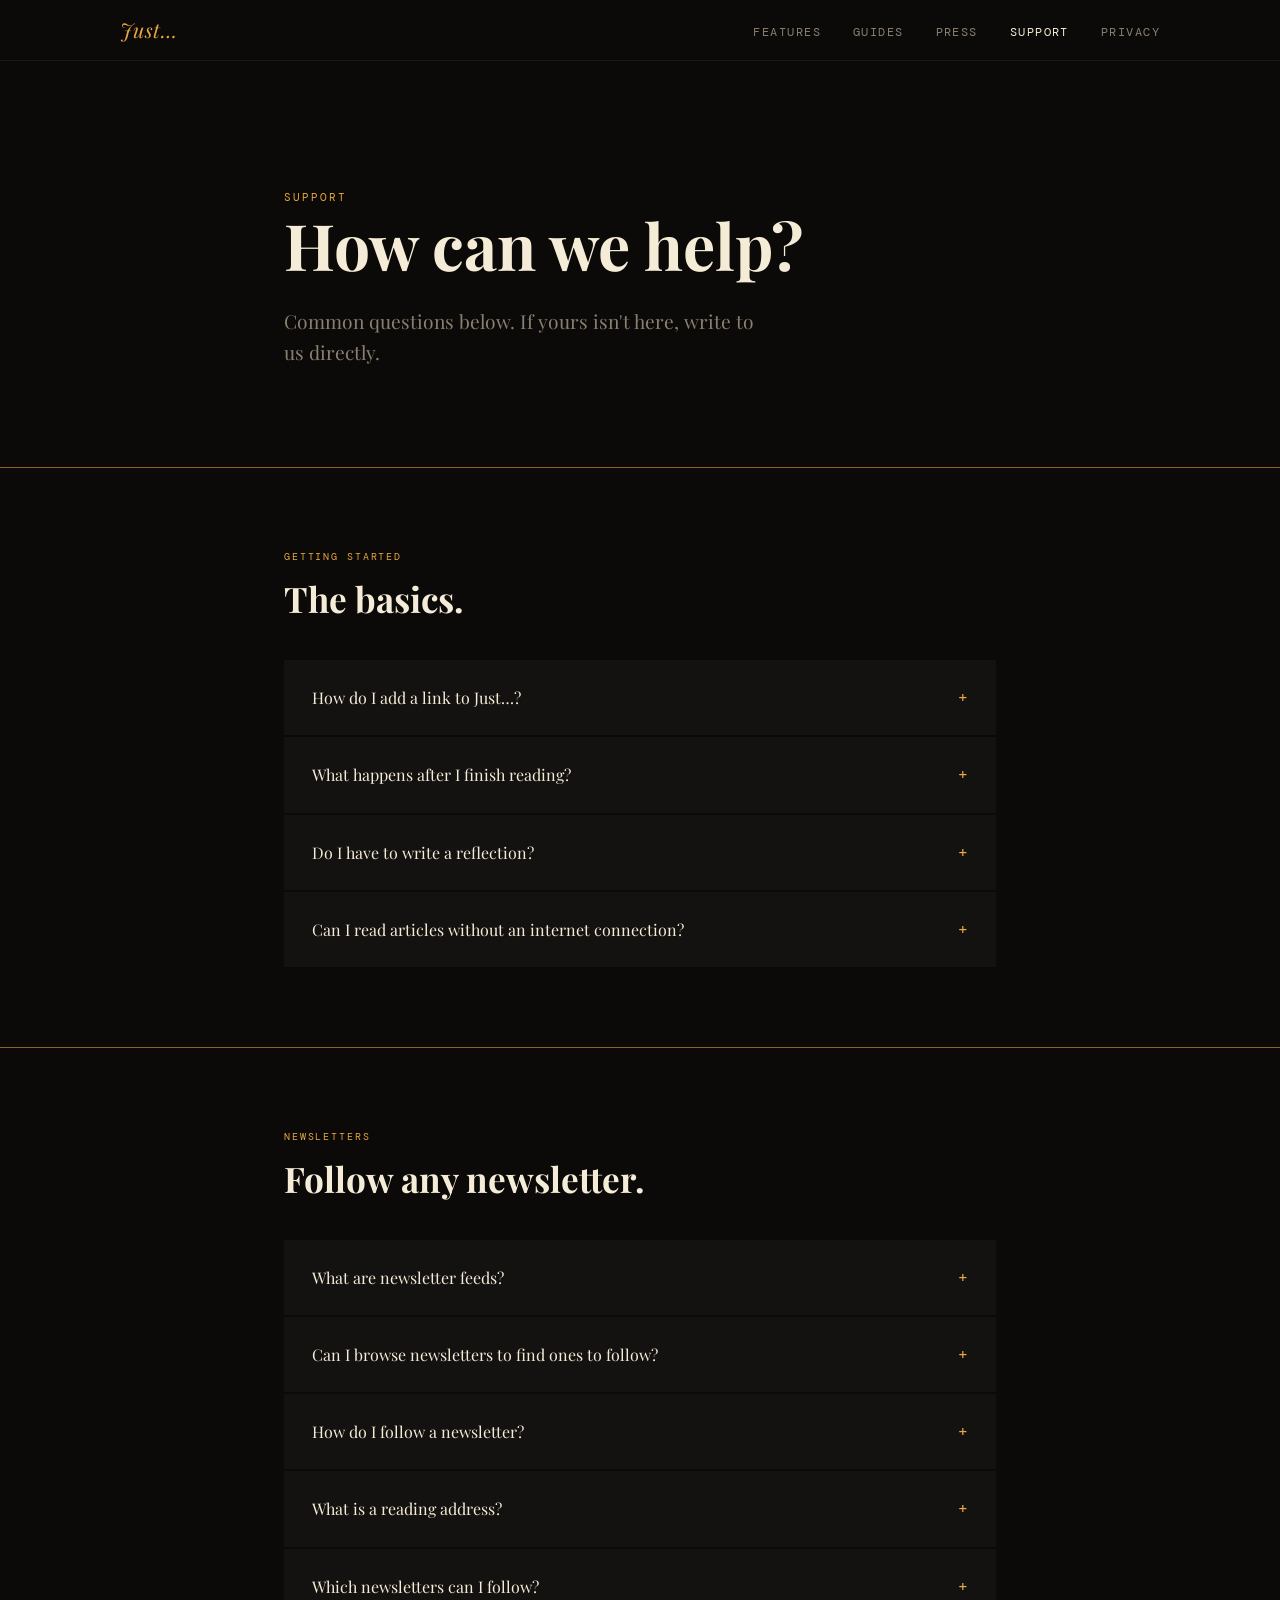
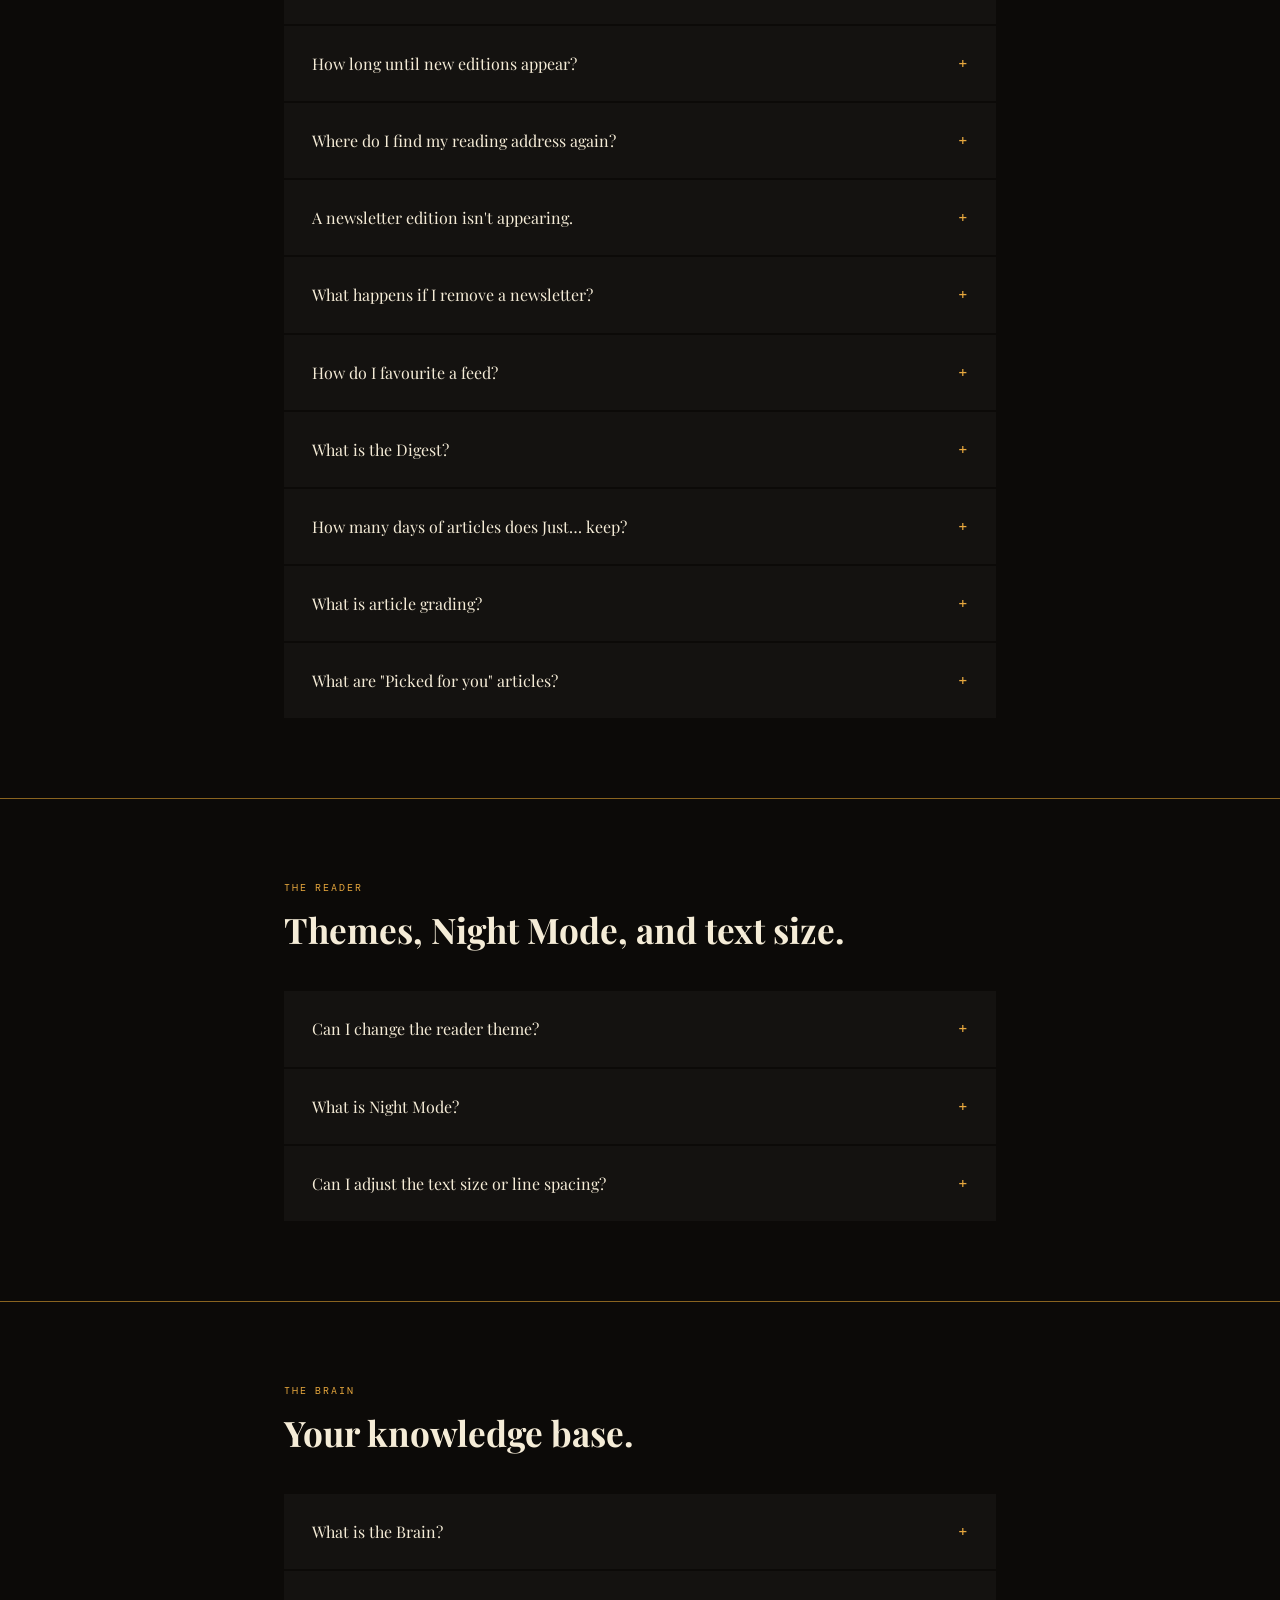
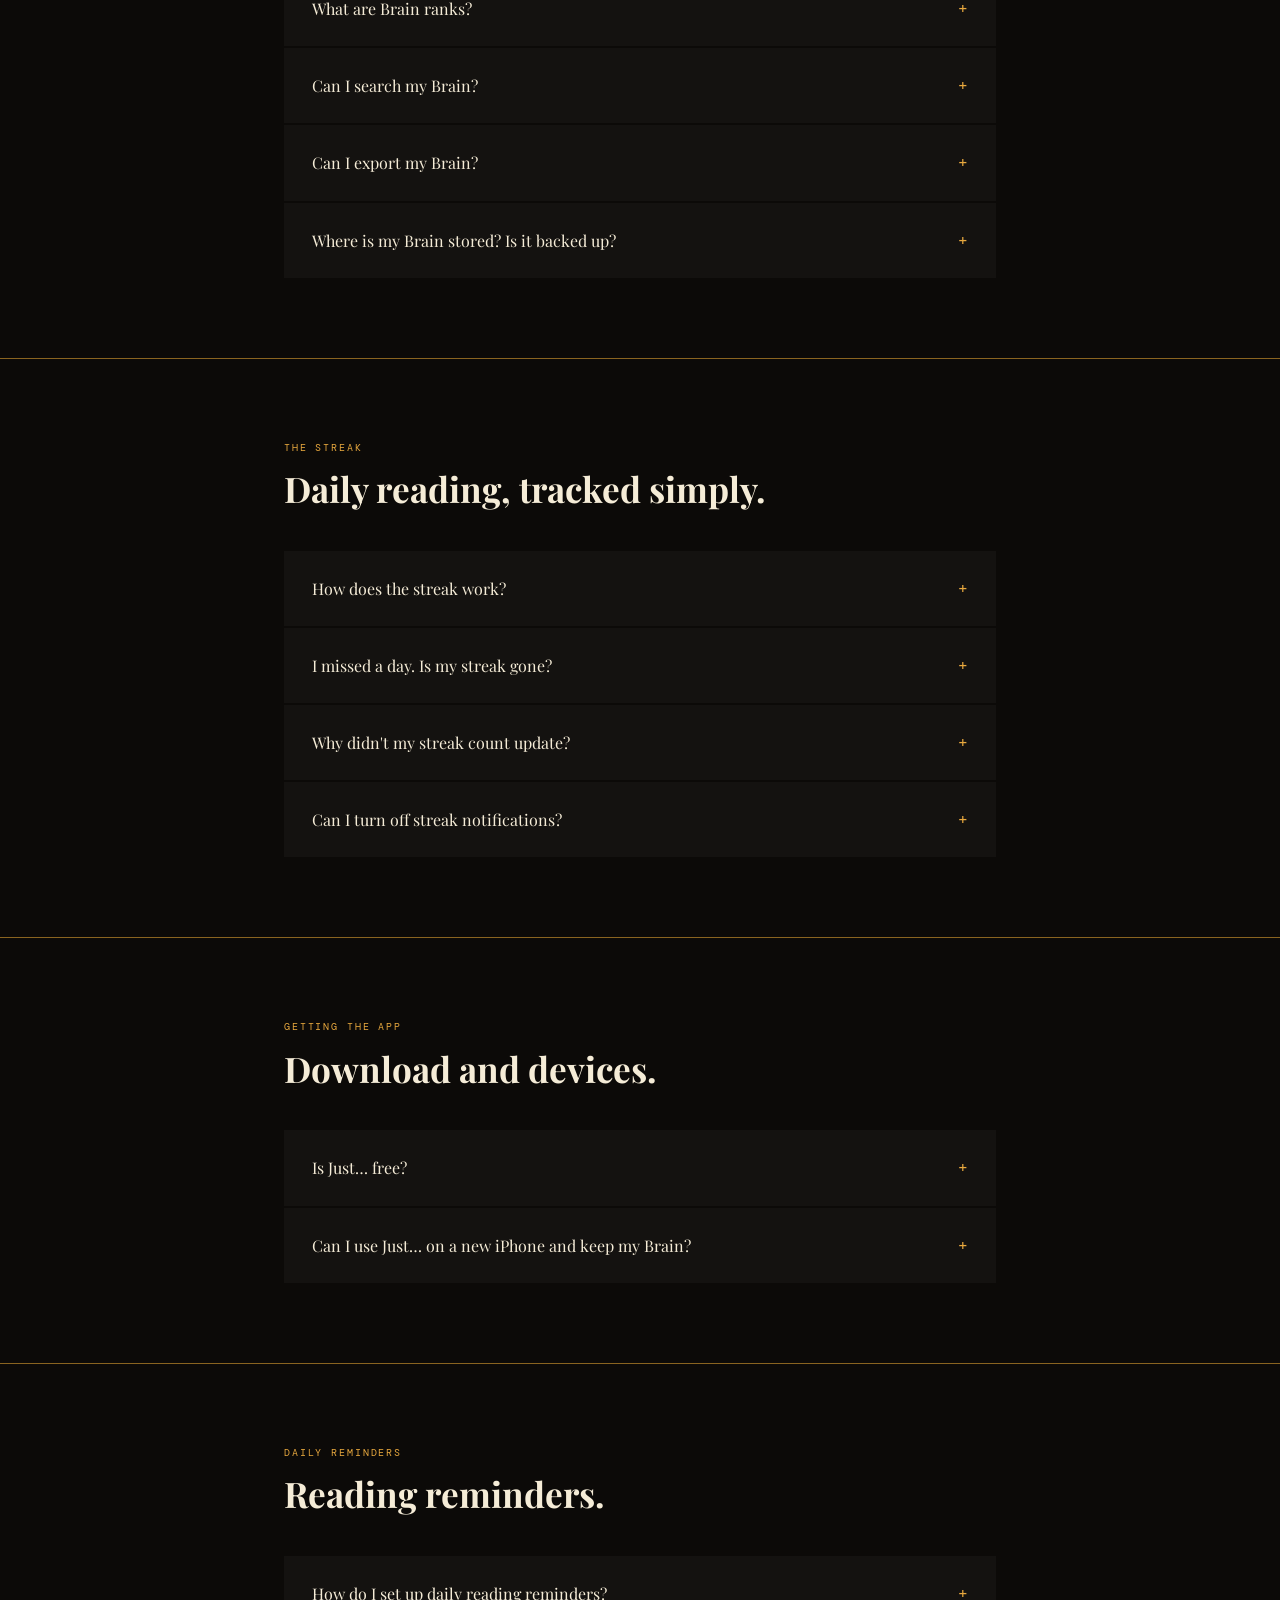
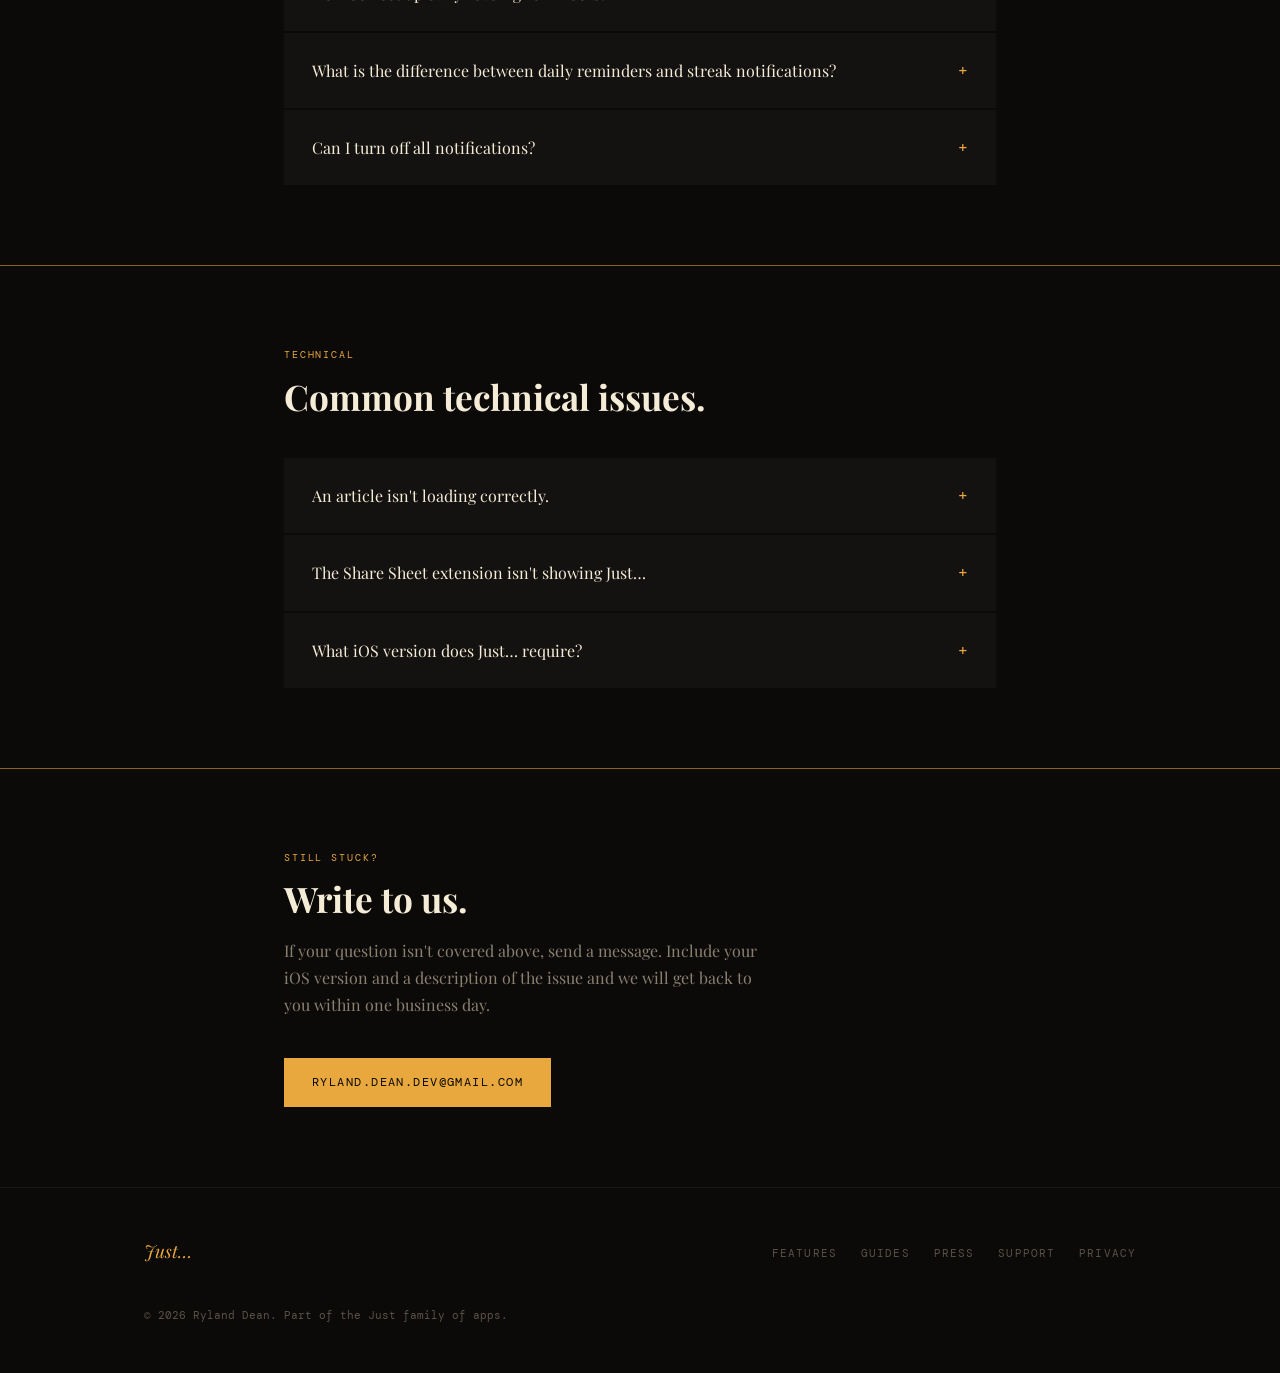
<file: docs/support.html>
<!DOCTYPE html>
<html lang="en">
<head>
  <meta charset="UTF-8">
  <meta name="viewport" content="width=device-width, initial-scale=1.0">
  <title>Support — Just…</title>
  <meta name="description" content="Help and support for Just… — a reading habit app for iOS.">
  <link rel="stylesheet" href="style.css">
</head>
<body>

<nav>
  <div class="nav-inner">
    <a href="index.html" class="nav-logo">Just…</a>
    <ul class="nav-links">
      <li><a href="features.html">Features</a></li>
      <li><a href="guides.html">Guides</a></li>
      <li><a href="press.html">Press</a></li>
      <li><a href="support.html" class="active">Support</a></li>
      <li><a href="privacy.html">Privacy</a></li>
    </ul>
  </div>
</nav>

<main>

  <!-- Hero -->
  <section class="hero">
    <div class="container">
      <span class="hero-eyebrow">Support</span>
      <h1 class="hero-title">How can we help?</h1>
      <p class="hero-sub">
        Common questions below. If yours isn't here, write to us directly.
      </p>
    </div>
  </section>

  <!-- Getting started -->
  <section>
    <div class="container">
      <span class="label">Getting started</span>
      <h2>The basics.</h2>

      <div class="faq-list">
        <details class="faq-item">
          <summary class="faq-q">How do I add a link to Just…?</summary>
          <div class="faq-a">
            <p>
              The easiest way is to use the iOS Share Sheet. In Safari or any other app,
              tap the Share button and select Just… from the list. The link goes straight
              into your reading queue.
            </p>
            <p>
              You can also add links manually from inside the app using the Add Link button
              in the queue view.
            </p>
          </div>
        </details>

        <details class="faq-item">
          <summary class="faq-q">What happens after I finish reading?</summary>
          <div class="faq-a">
            <p>
              A reflect window opens automatically. You have 60 seconds to write or speak
              one thought about what you just read. The timer pauses while you type or
              dictate. Skip is always visible — tap it any time to move on.
            </p>
            <p>
              Whatever you write (or don't write) gets stored in your Brain.
            </p>
          </div>
        </details>

        <details class="faq-item">
          <summary class="faq-q">Do I have to write a reflection?</summary>
          <div class="faq-a">
            <p>
              No. Skip is always available. "Noted. The Brain remembers either way." —
              even a skipped article creates an entry in your Brain with the article title
              and date.
            </p>
          </div>
        </details>

        <details class="faq-item">
          <summary class="faq-q">Can I read articles without an internet connection?</summary>
          <div class="faq-a">
            <p>
              Just… pre-fetches articles from your feeds in the background so they are
              ready to read when you open the app. Once fetched, content is available
              offline. Links you add manually are fetched on demand when you tap to read them,
              so an active connection is needed at that moment if the article hasn't been
              pre-fetched yet.
            </p>
          </div>
        </details>
      </div>
    </div>
  </section>

  <!-- Newsletters -->
  <section>
    <div class="container">
      <span class="label">Newsletters</span>
      <h2>Follow any newsletter.</h2>

      <div class="faq-list">
        <details class="faq-item">
          <summary class="faq-q">What are newsletter feeds?</summary>
          <div class="faq-a">
            <p>
              Newsletter feeds let you follow any email newsletter directly inside Just…,
              the same way you follow an RSS feed. New editions appear in your Feeds tab
              automatically — no inbox required.
            </p>
            <p>
              When a new edition arrives, it surfaces as a reading item you can queue, read,
              and reflect on like any other article.
            </p>
          </div>
        </details>

        <details class="faq-item">
          <summary class="faq-q">Can I browse newsletters to find ones to follow?</summary>
          <div class="faq-a">
            <p>
              Yes. Just… includes a built-in directory of 280+ curated newsletters across
              categories including Technology, Programming, AI, Design, Business, Security,
              and more.
            </p>
            <p>
              Open the Feeds tab and tap <strong>Browse → Newsletters</strong>. Search by name or filter
              by category, then tap Subscribe on any newsletter. Just… takes it from there.
            </p>
          </div>
        </details>

        <details class="faq-item">
          <summary class="faq-q">How do I follow a newsletter?</summary>
          <div class="faq-a">
            <p>
              There are two ways. The quickest is the newsletter directory — tap
              <strong>Browse → Newsletters</strong> in the Feeds tab, find the one you want,
              and tap Subscribe.
            </p>
            <p>
              To add one that isn't in the directory, tap <strong>+ → Newsletter</strong> and paste the
              newsletter's website URL. Either way, the steps that follow are the same:
            </p>
            <p>
              1. Just… opens the newsletter's sign-up form — in the app, not in Safari.<br>
              2. Give the feed a name in the form that loads.<br>
              3. Your reading address is generated and pinned at the top of the screen,
              already copied to your clipboard.<br>
              4. Paste the address into the subscription form on the page below and confirm.<br>
              5. Tap <strong>Done</strong>. The feed is added.
            </p>
            <p>
              New editions appear in your Feeds tab automatically from that point on.
            </p>
          </div>
        </details>

        <details class="faq-item">
          <summary class="faq-q">What is a reading address?</summary>
          <div class="faq-a">
            <p>
              A reading address is a unique email address Just… generates for each newsletter
              you follow. You subscribe to the newsletter using that address instead of your
              personal inbox. When a new edition is sent to it, Just… picks it up and adds
              it to your feed automatically.
            </p>
            <p>
              Your personal email address is never involved. The reading address is scoped
              to one newsletter and has no connection to any other account.
            </p>
          </div>
        </details>

        <details class="faq-item">
          <summary class="faq-q">Which newsletters can I follow?</summary>
          <div class="faq-a">
            <p>
              Any newsletter that lets you choose your own subscription email — which is
              almost all of them. Substack, Beehiiv, Ghost, Mailchimp, ConvertKit, and most
              other platforms accept any valid email address during signup.
            </p>
            <p>
              If a newsletter is not in the built-in directory, add it manually via
              <strong>+ → Newsletter</strong> and paste the newsletter's website URL.
            </p>
          </div>
        </details>

        <details class="faq-item">
          <summary class="faq-q">How long until new editions appear?</summary>
          <div class="faq-a">
            <p>
              Just… checks your newsletter feeds once daily. A new edition usually appears
              within a few hours of the newsletter sending, depending on when the daily fetch runs.
            </p>
            <p>
              You can also tap the refresh button in the top-right corner of any newsletter's
              detail view to check for new editions immediately.
            </p>
          </div>
        </details>

        <details class="faq-item">
          <summary class="faq-q">Where do I find my reading address again?</summary>
          <div class="faq-a">
            <p>
              Long-press any newsletter in your Feeds tab and tap <strong>Copy reading address</strong>.
            </p>
          </div>
        </details>

        <details class="faq-item">
          <summary class="faq-q">A newsletter edition isn't appearing.</summary>
          <div class="faq-a">
            <p>
              First, confirm you subscribed using the reading address Just… generated — not
              your personal email. If you did, tap the refresh button in the newsletter's
              detail view to trigger an immediate fetch.
            </p>
            <p>
              If editions still aren't appearing after 24 hours, the newsletter may not
              have sent to that address yet. Some newsletters take a few days to process
              new subscriptions. If the problem persists, write to us.
            </p>
          </div>
        </details>

        <details class="faq-item">
          <summary class="faq-q">What happens if I remove a newsletter?</summary>
          <div class="faq-a">
            <p>
              Swipe to delete or use the long-press menu in your Feeds tab. The newsletter
              and all its editions are removed from Just…. Future editions sent to the
              reading address are silently discarded — no action needed on the newsletter's
              side.
            </p>
            <p>
              To stop receiving the newsletter entirely, use the unsubscribe link in any
              past edition.
            </p>
          </div>
        </details>

        <details class="faq-item">
          <summary class="faq-q">How do I favourite a feed?</summary>
          <div class="faq-a">
            <p>
              Long-press any feed in the Feeds tab and tap <strong>Auto-queue new articles</strong>
              (shown as a star icon). Favourited feeds are pinned to the top of your Feeds
              tab and new articles from them are added to your reading queue automatically
              as they arrive.
            </p>
            <p>
              To stop auto-queuing, long-press the feed again and tap
              <strong>Stop auto-queuing</strong>.
            </p>
          </div>
        </details>

        <details class="faq-item">
          <summary class="faq-q">What is the Digest?</summary>
          <div class="faq-a">
            <p>
              The Digest is a tab that shows everything your feeds have published within
              your article retention window — grouped by today, yesterday, and earlier.
              It lets you browse recent articles across all your feeds at once without
              opening each feed individually.
            </p>
            <p>
              Tap any article to add it to your reading queue. The Digest is for browsing;
              the queue is where you read.
            </p>
          </div>
        </details>

        <details class="faq-item">
          <summary class="faq-q">How many days of articles does Just… keep?</summary>
          <div class="faq-a">
            <p>
              By default, Just… keeps two days of RSS feed articles. You can change this
              to 1, 2, 3, 5, or 7 days in <strong>Settings → Feeds → Article retention</strong>.
            </p>
            <p>
              Changing the value immediately clears your existing feed articles and triggers
              a fresh fetch. Your queue, Brain, and streak are unaffected.
              Newsletter feeds always retain the last 30 days regardless of this setting.
            </p>
          </div>
        </details>

        <details class="faq-item">
          <summary class="faq-q">What is article grading?</summary>
          <div class="faq-a">
            <p>
              Article grading uses Apple Intelligence to score feed articles as Signal
              or Noise before they reach the Digest. Noise articles — aggregated takes,
              press releases, listicles, promotional content — are hidden from the Digest
              when you enable "Hide noise" in Settings.
            </p>
            <p>
              Grading is opt-in. Enable it in <strong>Settings → Feeds → Article grading</strong>.
              It requires a device that supports Apple Intelligence (iPhone 16 series or
              iPhone 15 Pro / Pro Max on iOS 18.1 or later). Grading runs in the background
              after each feed fetch.
            </p>
            <p>
              Noise articles are never deleted — only hidden from the Digest. Disable
              "Hide noise" at any time to see everything.
            </p>
          </div>
        </details>

        <details class="faq-item">
          <summary class="faq-q">What are "Picked for you" articles?</summary>
          <div class="faq-a">
            <p>
              Once your Brain contains five or more entries, Just… begins surfacing
              articles from your feeds that match your reading history. These appear in
              a "Picked for you" section at the top of your reading queue.
            </p>
            <p>
              Picks are ranked by relevance to your Brain — based on what you have read
              and what you wrote in your reflections — not by recency or popularity.
              The more you read and reflect, the more accurate your picks become.
            </p>
          </div>
        </details>
      </div>
    </div>
  </section>

  <!-- The Reader -->
  <section>
    <div class="container">
      <span class="label">The Reader</span>
      <h2>Themes, Night Mode, and text size.</h2>

      <div class="faq-list">
        <details class="faq-item">
          <summary class="faq-q">Can I change the reader theme?</summary>
          <div class="faq-a">
            <p>
              Yes. Just… includes six reading themes: Ember, Slate, Dusk, Sage, Sepia,
              and Paper. Ember is the default — warm amber on near-black. Sepia and Paper
              are light themes suited for reading in bright conditions. The others are dark
              themes with different colour temperatures.
            </p>
            <p>
              Change the theme in <strong>Settings → Reader → Theme</strong>. The selected
              theme applies immediately and persists across all reading sessions.
            </p>
          </div>
        </details>

        <details class="faq-item">
          <summary class="faq-q">What is Night Mode?</summary>
          <div class="faq-a">
            <p>
              Night Mode automatically switches the reader to a warm, very dark Night theme
              from 9PM until 6AM — regardless of which theme you have selected. It deactivates
              at 6AM and your chosen theme returns.
            </p>
            <p>
              You can adjust the start time, or override Night Mode to always on or always
              off, in <strong>Settings → Reader → Night Mode</strong>.
            </p>
          </div>
        </details>

        <details class="faq-item">
          <summary class="faq-q">Can I adjust the text size or line spacing?</summary>
          <div class="faq-a">
            <p>
              Yes — from inside the reader. Tap the text size icon in the top bar while
              reading. A control appears that lets you increase or decrease font size and
              line spacing independently. The settings persist across all articles.
            </p>
          </div>
        </details>
      </div>
    </div>
  </section>

  <!-- The Brain -->
  <section>
    <div class="container">
      <span class="label">The Brain</span>
      <h2>Your knowledge base.</h2>

      <div class="faq-list">
        <details class="faq-item">
          <summary class="faq-q">What is the Brain?</summary>
          <div class="faq-a">
            <p>
              The Brain is a personal record of everything you have read in Just…,
              along with any reflection you wrote. It grows with every entry and
              never shrinks — even if your streak breaks, your Brain keeps every entry.
            </p>
          </div>
        </details>

        <details class="faq-item">
          <summary class="faq-q">What are Brain ranks?</summary>
          <div class="faq-a">
            <p>
              As your Brain grows, it earns a new title: Curious (0–25 entries),
              Reader (26–100), Thinker (101–300), Scholar (301–750),
              Polymath (751–2,000), and Luminary (2,001+).
            </p>
            <p>
              When your Brain earns a new rank, you'll see a quiet notification:
              "Your Brain is now a Thinker." No confetti — just the fact.
            </p>
          </div>
        </details>

        <details class="faq-item">
          <summary class="faq-q">Can I search my Brain?</summary>
          <div class="faq-a">
            <p>
              Yes. A search bar appears at the top of the Brain tab. It searches across
              article titles, domains, and the text of your own reflections. You can also
              filter by topic — Just… extracts concept keywords from your Brain entries
              and displays them as tappable filters in the Insights panel.
            </p>
          </div>
        </details>

        <details class="faq-item">
          <summary class="faq-q">Can I export my Brain?</summary>
          <div class="faq-a">
            <p>
              Brain export isn't available in the current version. It's on the roadmap.
              In the meantime, your Brain is backed up automatically via iCloud if you
              have iCloud Drive enabled, so your entries are safe if you switch devices.
            </p>
          </div>
        </details>

        <details class="faq-item">
          <summary class="faq-q">Where is my Brain stored? Is it backed up?</summary>
          <div class="faq-a">
            <p>
              Your Brain is stored locally on your device and backed up automatically
              via iCloud if you have iCloud Drive enabled. Just… does not send your
              reflections to any external server.
            </p>
          </div>
        </details>
      </div>
    </div>
  </section>

  <!-- Streak -->
  <section>
    <div class="container">
      <span class="label">The Streak</span>
      <h2>Daily reading, tracked simply.</h2>

      <div class="faq-list">
        <details class="faq-item">
          <summary class="faq-q">How does the streak work?</summary>
          <div class="faq-a">
            <p>
              Reading at least one article per day keeps the streak alive. There is no
              minimum reading time and no minimum reflection length. The streak resets
              at 3AM local time — not midnight — so late nights don't penalise you.
            </p>
          </div>
        </details>

        <details class="faq-item">
          <summary class="faq-q">I missed a day. Is my streak gone?</summary>
          <div class="faq-a">
            <p>
              Yes, but your Brain keeps every entry regardless of your streak status.
              The copy is simple: "Your streak ended. Start again." Nothing more.
              Pick up where you left off.
            </p>
          </div>
        </details>

        <details class="faq-item">
          <summary class="faq-q">Why didn't my streak count update?</summary>
          <div class="faq-a">
            <p>
              The streak counts full article reads, not just links added to the queue.
              Make sure you opened and read the article — not just added it. If you
              completed a read and the streak still didn't update, please write to us.
            </p>
          </div>
        </details>

        <details class="faq-item">
          <summary class="faq-q">Can I turn off streak notifications?</summary>
          <div class="faq-a">
            <p>
              Yes. Go to Settings → Notifications → Just… on your device and adjust
              permissions there. Just… only requests notification permission after
              your streak reaches 3 days — never on first launch.
            </p>
          </div>
        </details>
      </div>
    </div>
  </section>

  <!-- Getting the app -->
  <section>
    <div class="container">
      <span class="label">Getting the app</span>
      <h2>Download and devices.</h2>

      <div class="faq-list">
        <details class="faq-item">
          <summary class="faq-q">Is Just… free?</summary>
          <div class="faq-a">
            <p>
              Yes. Just… is free to download and free to use. There is no subscription,
              no in-app purchase, and no locked features. Everything is included.
            </p>
          </div>
        </details>

        <details class="faq-item">
          <summary class="faq-q">Can I use Just… on a new iPhone and keep my Brain?</summary>
          <div class="faq-a">
            <p>
              Yes, provided iCloud Drive is enabled on both devices. Your Brain, streak
              history, and feeds restore from iCloud on first launch. Re-download Just…
              from the App Store on your new device — it's free, so there's nothing to restore.
            </p>
          </div>
        </details>
      </div>
    </div>
  </section>

  <!-- Daily reminders -->
  <section>
    <div class="container">
      <span class="label">Daily reminders</span>
      <h2>Reading reminders.</h2>

      <div class="faq-list">
        <details class="faq-item">
          <summary class="faq-q">How do I set up daily reading reminders?</summary>
          <div class="faq-a">
            <p>
              Go to <strong>Settings → Notifications → Daily reminders</strong>. You can
              enable a morning reminder, an evening reminder, or both. Each has its own
              configurable time — the defaults are 8AM and 8PM.
            </p>
            <p>
              Just… will request notification permission when you enable your first
              reminder. If you previously denied permission, go to
              <strong>iOS Settings → Notifications → Just…</strong> to enable it there first.
            </p>
          </div>
        </details>

        <details class="faq-item">
          <summary class="faq-q">What is the difference between daily reminders and streak notifications?</summary>
          <div class="faq-a">
            <p>
              Daily reminders are scheduled by you — a morning nudge, an evening nudge,
              or both, at times you choose. They fire every day regardless of whether
              you have already read.
            </p>
            <p>
              Streak notifications are automatic. Just… sends one at 9PM if you
              haven't read yet that day and your streak is active — a single reminder
              that your streak is at risk. These are separate from daily reminders and
              can be silenced independently via iOS notification settings.
            </p>
          </div>
        </details>

        <details class="faq-item">
          <summary class="faq-q">Can I turn off all notifications?</summary>
          <div class="faq-a">
            <p>
              Yes. Go to <strong>iOS Settings → Notifications → Just…</strong> and
              disable notifications entirely. Alternatively, disable individual
              reminder toggles in <strong>Just… Settings → Notifications</strong>.
            </p>
          </div>
        </details>
      </div>
    </div>
  </section>

  <!-- Technical -->
  <section>
    <div class="container">
      <span class="label">Technical</span>
      <h2>Common technical issues.</h2>

      <div class="faq-list">
        <details class="faq-item">
          <summary class="faq-q">An article isn't loading correctly.</summary>
          <div class="faq-a">
            <p>
              Some sites use JavaScript rendering or paywalls that prevent content
              from being fetched cleanly. When this happens, Just… opens a browser
              view so the content is still accessible.
            </p>
            <p>
              If a site you use frequently isn't rendering correctly, let us know —
              we track common failures and work to improve the parser.
            </p>
          </div>
        </details>

        <details class="faq-item">
          <summary class="faq-q">The Share Sheet extension isn't showing Just…</summary>
          <div class="faq-a">
            <p>
              Tap "More" in the Share Sheet and scroll down to find Just…. If it's
              not listed, tap "Edit Actions" and enable it. This is a one-time step.
            </p>
          </div>
        </details>

        <details class="faq-item">
          <summary class="faq-q">What iOS version does Just… require?</summary>
          <div class="faq-a">
            <p>iOS 17 or later. Apple Intelligence reflect prompts require iOS 18.1 or later on a supported device.</p>
          </div>
        </details>
      </div>
    </div>
  </section>

  <!-- Contact -->
  <section>
    <div class="container">
      <span class="label">Still stuck?</span>
      <h2>Write to us.</h2>
      <p style="max-width: 480px;">
        If your question isn't covered above, send a message. Include your iOS
        version and a description of the issue and we will get back to you within
        one business day.
      </p>
      <a href="mailto:ryland.dean.dev@gmail.com" class="btn btn--amber" style="margin-top: 24px;">ryland.dean.dev@gmail.com</a>
    </div>
  </section>

</main>

<footer>
  <div class="footer-inner">
    <span class="footer-logo">Just…</span>
    <ul class="footer-links">
      <li><a href="features.html">Features</a></li>
      <li><a href="guides.html">Guides</a></li>
      <li><a href="press.html">Press</a></li>
      <li><a href="support.html">Support</a></li>
      <li><a href="privacy.html">Privacy</a></li>
    </ul>
    <p class="footer-copy">© 2026 Ryland Dean. Part of the Just family of apps.</p>
  </div>
</footer>

</body>
</html>
</file>
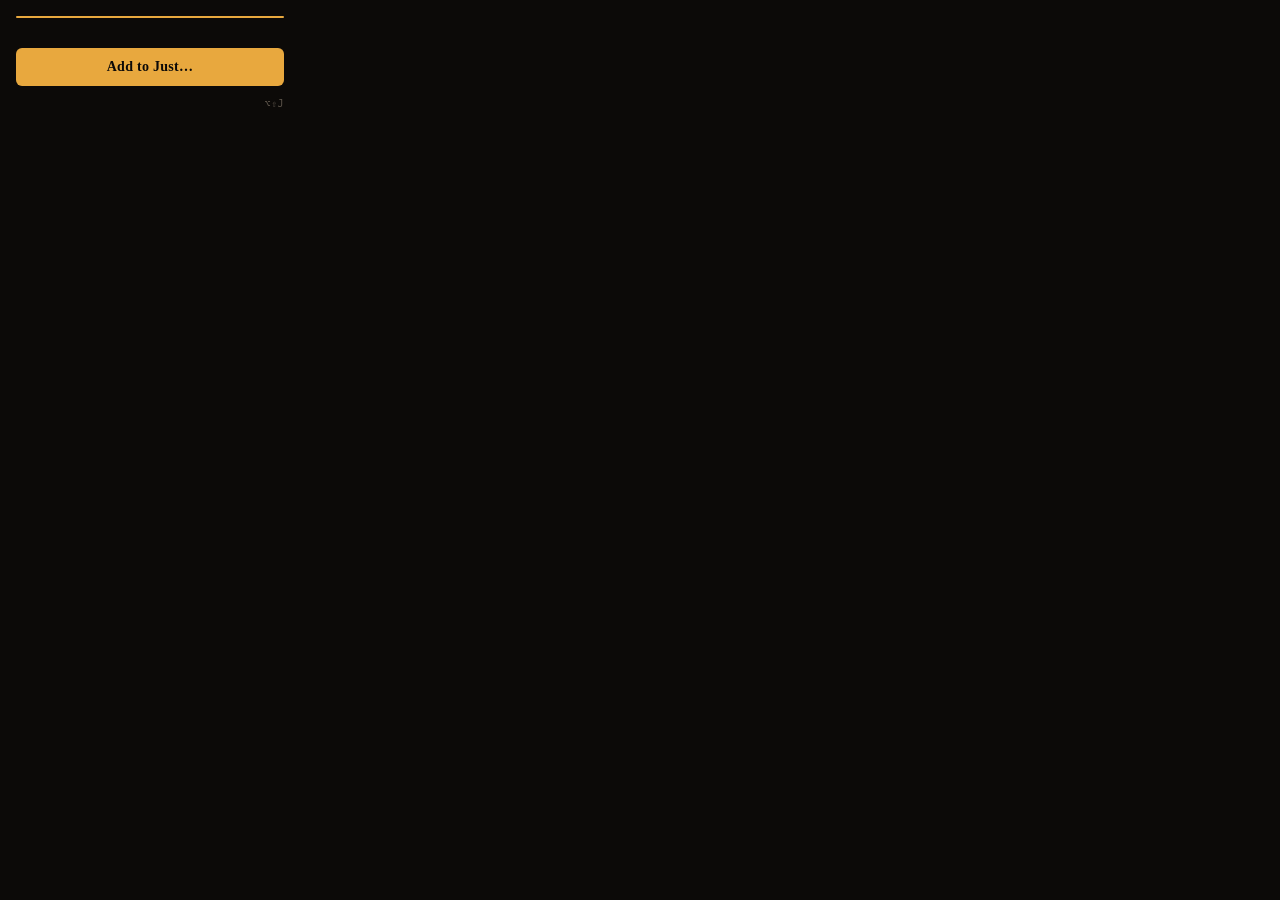
<file: JustEllipsisSafariExtension/Resources/popup.html>
<!DOCTYPE html>
<html lang="en">
<head>
  <meta charset="utf-8">
  <link rel="stylesheet" href="popup.css">
</head>
<body>
  <div id="page-meta">
    <span class="page-domain" id="page-domain"></span>
    <span class="page-title" id="page-title"></span>
  </div>

  <button id="save-btn" class="save-btn" type="button">Add to Just…</button>

  <div class="footer">
    <span class="shortcut-hint">⌥⇧J</span>
  </div>

  <script src="popup.js"></script>
</body>
</html>
</file>
<file: docs/style.css>
@import url('https://fonts.googleapis.com/css2?family=Playfair+Display:ital,wght@0,400;0,600;0,700;1,400&family=DM+Mono:wght@400;500&display=swap');

*, *::before, *::after {
  box-sizing: border-box;
  margin: 0;
  padding: 0;
}

:root {
  --pageBg:      #0C0A08;
  --surface:     #141210;
  --surface2:    #1C1917;
  --amber:       #E8A83E;
  --amberDim:    #8A6420;
  --cream:       #F5ECD7;
  --muted:       #8A8070;
  --subtle:      #5A5248;
  --danger:      #E05A5A;

  --font-serif:  'Playfair Display', Georgia, serif;
  --font-mono:   'DM Mono', 'Courier New', monospace;
}

html {
  font-size: 16px;
  scroll-behavior: smooth;
}

body {
  background: var(--pageBg);
  color: var(--cream);
  font-family: var(--font-serif);
  line-height: 1.7;
  -webkit-font-smoothing: antialiased;
}

/* ─── Layout ─────────────────────────────────────────────── */

.container {
  max-width: 760px;
  margin: 0 auto;
  padding: 0 24px;
}

.container--wide {
  max-width: 1040px;
  margin: 0 auto;
  padding: 0 24px;
}

section {
  padding: 80px 0;
}

section + section {
  border-top: 1px solid var(--amberDim);
}

/* ─── Nav ─────────────────────────────────────────────────── */

nav {
  position: sticky;
  top: 0;
  z-index: 100;
  background: var(--pageBg);
  border-bottom: 1px solid var(--surface2);
  padding: 0 24px;
}

.nav-inner {
  max-width: 1040px;
  margin: 0 auto;
  display: flex;
  align-items: center;
  justify-content: space-between;
  height: 60px;
}

.nav-logo {
  font-family: var(--font-serif);
  font-style: italic;
  font-size: 1.25rem;
  color: var(--amber);
  text-decoration: none;
  letter-spacing: 0.02em;
}

.nav-links {
  display: flex;
  gap: 32px;
  list-style: none;
}

.nav-links a {
  font-family: var(--font-mono);
  font-size: 0.75rem;
  text-transform: uppercase;
  letter-spacing: 0.12em;
  color: var(--muted);
  text-decoration: none;
  transition: color 0.2s;
}

.nav-links a:hover,
.nav-links a.active {
  color: var(--cream);
}

/* ─── Hero ────────────────────────────────────────────────── */

.hero {
  padding: 120px 0 100px;
  border-top: none;
}

.hero-eyebrow {
  font-family: var(--font-mono);
  font-size: 0.7rem;
  text-transform: uppercase;
  letter-spacing: 0.18em;
  color: var(--amber);
  margin-bottom: 24px;
}

.hero-title {
  font-size: clamp(2.5rem, 6vw, 4rem);
  font-weight: 700;
  line-height: 1.15;
  color: var(--cream);
  margin-bottom: 24px;
}

.hero-title em {
  font-style: italic;
  color: var(--amber);
}

.hero-sub {
  font-size: 1.2rem;
  color: var(--muted);
  max-width: 480px;
  margin-bottom: 48px;
  line-height: 1.6;
}

/* ─── Buttons ─────────────────────────────────────────────── */

.btn {
  display: inline-block;
  font-family: var(--font-mono);
  font-size: 0.75rem;
  text-transform: uppercase;
  letter-spacing: 0.12em;
  padding: 14px 28px;
  text-decoration: none;
  transition: background 0.2s, color 0.2s;
  border: none;
  cursor: pointer;
}

.btn--amber {
  background: var(--amber);
  color: var(--pageBg);
}

.btn--amber:hover {
  background: var(--cream);
}

.btn--ghost {
  border: 1px solid var(--amberDim);
  color: var(--muted);
  background: transparent;
}

.btn--ghost:hover {
  border-color: var(--amber);
  color: var(--cream);
}

/* ─── Type ────────────────────────────────────────────────── */

h1, h2, h3, h4 {
  font-family: var(--font-serif);
  font-weight: 700;
  line-height: 1.2;
  color: var(--cream);
}

h2 {
  font-size: clamp(1.6rem, 3vw, 2.2rem);
  margin-bottom: 16px;
}

h3 {
  font-size: 1.25rem;
  margin-bottom: 10px;
}

p {
  color: var(--muted);
  margin-bottom: 16px;
}

p:last-child {
  margin-bottom: 0;
}

.label {
  font-family: var(--font-mono);
  font-size: 0.65rem;
  text-transform: uppercase;
  letter-spacing: 0.18em;
  color: var(--amber);
  margin-bottom: 12px;
  display: block;
}

a {
  color: var(--amber);
  text-decoration: none;
}

a:hover {
  text-decoration: underline;
}

/* ─── Cards ───────────────────────────────────────────────── */

.card-grid {
  display: grid;
  grid-template-columns: repeat(auto-fit, minmax(240px, 1fr));
  gap: 2px;
  margin-top: 48px;
}

.card {
  background: var(--surface);
  padding: 36px 32px;
}

.card-num {
  font-family: var(--font-mono);
  font-size: 0.65rem;
  letter-spacing: 0.15em;
  color: var(--subtle);
  margin-bottom: 16px;
  display: block;
}

.card h3 {
  color: var(--cream);
  margin-bottom: 8px;
}

.card p {
  font-size: 0.95rem;
  line-height: 1.6;
}

/* ─── Loop steps ──────────────────────────────────────────── */

.loop {
  display: flex;
  flex-direction: column;
  gap: 2px;
  margin-top: 40px;
}

.loop-step {
  background: var(--surface);
  padding: 28px 32px;
  display: grid;
  grid-template-columns: 80px 1fr;
  gap: 24px;
  align-items: start;
}

.loop-step-label {
  font-family: var(--font-mono);
  font-size: 0.65rem;
  letter-spacing: 0.15em;
  color: var(--amber);
  text-transform: uppercase;
  padding-top: 4px;
}

.loop-step h3 {
  margin-bottom: 4px;
}

.loop-step p {
  font-size: 0.9rem;
}

/* ─── Rank table ──────────────────────────────────────────── */

.rank-grid {
  margin-top: 40px;
  display: flex;
  flex-direction: column;
  gap: 2px;
}

.rank-row {
  background: var(--surface);
  padding: 20px 32px;
  display: grid;
  grid-template-columns: 120px 1fr auto;
  align-items: center;
  gap: 24px;
}

.rank-title {
  font-family: var(--font-serif);
  font-size: 1rem;
  color: var(--cream);
}

.rank-desc {
  font-family: var(--font-mono);
  font-size: 0.75rem;
  color: var(--muted);
}

.rank-range {
  font-family: var(--font-mono);
  font-size: 0.7rem;
  color: var(--subtle);
  text-align: right;
  white-space: nowrap;
}

/* ─── Feature detail ──────────────────────────────────────── */

.feature-block {
  display: grid;
  grid-template-columns: 1fr 1fr;
  gap: 80px;
  align-items: start;
}

.feature-block + .feature-block {
  margin-top: 80px;
  padding-top: 80px;
  border-top: 1px solid var(--surface2);
}

@media (max-width: 640px) {
  .feature-block {
    grid-template-columns: 1fr;
    gap: 32px;
  }
}

.feature-aside {
  background: var(--surface);
  padding: 36px 32px;
}

.feature-aside p {
  font-size: 0.9rem;
  line-height: 1.7;
}

.feature-aside .quote {
  font-style: italic;
  font-size: 1.05rem;
  color: var(--cream);
  border-left: 2px solid var(--amber);
  padding-left: 20px;
  margin-bottom: 16px;
}

/* ─── Press kit ───────────────────────────────────────────── */

.fact-list {
  margin-top: 32px;
  display: flex;
  flex-direction: column;
  gap: 2px;
}

.fact-row {
  background: var(--surface);
  padding: 18px 28px;
  display: grid;
  grid-template-columns: 160px 1fr;
  gap: 16px;
  align-items: baseline;
}

.fact-key {
  font-family: var(--font-mono);
  font-size: 0.65rem;
  text-transform: uppercase;
  letter-spacing: 0.15em;
  color: var(--amber);
}

.fact-val {
  font-size: 0.95rem;
  color: var(--cream);
}

/* ─── Tagline list ────────────────────────────────────────── */

.tagline-list {
  list-style: none;
  margin-top: 32px;
  display: flex;
  flex-direction: column;
  gap: 2px;
}

.tagline-list li {
  background: var(--surface);
  padding: 22px 28px;
  font-style: italic;
  font-size: 1.1rem;
  color: var(--cream);
  display: flex;
  justify-content: space-between;
  align-items: center;
  gap: 16px;
}

.tagline-list .tagline-use {
  font-style: normal;
  font-family: var(--font-mono);
  font-size: 0.65rem;
  color: var(--subtle);
  text-transform: uppercase;
  letter-spacing: 0.12em;
  white-space: nowrap;
}

/* ─── FAQ ─────────────────────────────────────────────────── */

.faq-list {
  margin-top: 40px;
  display: flex;
  flex-direction: column;
  gap: 2px;
}

.faq-item {
  background: var(--surface);
}

.faq-q {
  padding: 24px 28px;
  font-family: var(--font-serif);
  font-size: 1rem;
  color: var(--cream);
  cursor: pointer;
  list-style: none;
  display: flex;
  justify-content: space-between;
  align-items: center;
  user-select: none;
}

.faq-q::after {
  content: '+';
  font-family: var(--font-mono);
  font-size: 1rem;
  color: var(--amber);
  flex-shrink: 0;
}

details[open] .faq-q::after {
  content: '−';
}

.faq-a {
  padding: 0 28px 24px;
  color: var(--muted);
  font-size: 0.95rem;
  line-height: 1.7;
  border-top: 1px solid var(--surface2);
  padding-top: 16px;
}

/* ─── Privacy ─────────────────────────────────────────────── */

.prose h2 {
  font-size: 1.4rem;
  margin-top: 48px;
  margin-bottom: 12px;
}

.prose h3 {
  margin-top: 32px;
  margin-bottom: 8px;
  color: var(--cream);
}

.prose p,
.prose li {
  font-size: 0.95rem;
  color: var(--muted);
  line-height: 1.75;
}

.prose ul,
.prose ol {
  padding-left: 24px;
  margin-bottom: 16px;
}

.prose li {
  margin-bottom: 6px;
}

/* ─── Footer ──────────────────────────────────────────────── */

footer {
  border-top: 1px solid var(--surface2);
  padding: 48px 0;
  margin-top: 0;
}

.footer-inner {
  max-width: 1040px;
  margin: 0 auto;
  padding: 0 24px;
  display: flex;
  justify-content: space-between;
  align-items: center;
  gap: 24px;
  flex-wrap: wrap;
}

.footer-logo {
  font-family: var(--font-serif);
  font-style: italic;
  font-size: 1.1rem;
  color: var(--amber);
}

.footer-links {
  display: flex;
  gap: 24px;
  list-style: none;
}

.footer-links a {
  font-family: var(--font-mono);
  font-size: 0.7rem;
  text-transform: uppercase;
  letter-spacing: 0.1em;
  color: var(--subtle);
  text-decoration: none;
  transition: color 0.2s;
}

.footer-links a:hover {
  color: var(--cream);
}

.footer-copy {
  font-family: var(--font-mono);
  font-size: 0.7rem;
  color: var(--subtle);
  width: 100%;
  margin-top: 16px;
}

/* ─── Guide cards ────────────────────────────────────────── */

.guide-grid {
  display: grid;
  grid-template-columns: repeat(auto-fit, minmax(280px, 1fr));
  gap: 2px;
  margin-top: 48px;
}

.guide-card {
  background: var(--surface);
  padding: 36px 32px;
  text-decoration: none;
  display: block;
  transition: background 0.2s;
}

.guide-card:hover {
  background: var(--surface2);
  text-decoration: none;
}

.guide-card-num {
  font-family: var(--font-mono);
  font-size: 0.65rem;
  letter-spacing: 0.15em;
  color: var(--amber);
  margin-bottom: 16px;
  display: block;
  text-transform: uppercase;
}

.guide-card h3 {
  color: var(--cream);
  margin-bottom: 8px;
}

.guide-card p {
  font-size: 0.9rem;
  line-height: 1.6;
  margin-bottom: 20px;
}

.guide-card-cta {
  font-family: var(--font-mono);
  font-size: 0.65rem;
  text-transform: uppercase;
  letter-spacing: 0.12em;
  color: var(--amber);
}

/* ─── Guide tips ──────────────────────────────────────────── */

.tip {
  background: var(--surface);
  border-left: 2px solid var(--amber);
  padding: 24px 28px;
  margin: 32px 0;
}

.tip p {
  font-size: 0.9rem;
  line-height: 1.7;
  margin: 0;
}

.tip-label {
  font-family: var(--font-mono);
  font-size: 0.6rem;
  text-transform: uppercase;
  letter-spacing: 0.15em;
  color: var(--amber);
  margin-bottom: 8px;
  display: block;
}

/* ─── Guide control list ──────────────────────────────────── */

.control-list {
  margin-top: 32px;
  display: flex;
  flex-direction: column;
  gap: 2px;
}

.control-row {
  background: var(--surface);
  padding: 18px 28px;
  display: grid;
  grid-template-columns: 160px 1fr;
  gap: 16px;
  align-items: baseline;
}

.control-name {
  font-family: var(--font-mono);
  font-size: 0.7rem;
  color: var(--cream);
}

.control-desc {
  font-size: 0.9rem;
  color: var(--muted);
  margin: 0;
}

/* ─── Responsive ──────────────────────────────────────────── */

@media (max-width: 640px) {
  section {
    padding: 56px 0;
  }

  .hero {
    padding: 80px 0 64px;
  }

  .rank-row {
    grid-template-columns: 1fr auto;
  }

  .rank-desc {
    display: none;
  }

  .loop-step {
    grid-template-columns: 60px 1fr;
  }

  .fact-row {
    grid-template-columns: 1fr;
    gap: 4px;
  }

  .control-row {
    grid-template-columns: 1fr;
    gap: 4px;
  }

  .tagline-list li {
    flex-direction: column;
    align-items: flex-start;
    gap: 8px;
  }

  .footer-inner {
    flex-direction: column;
    align-items: flex-start;
  }
}
</file>
<file: JustEllipsisSafariExtension/Resources/popup.css>
/* Just… Safari Extension
   pageBg #0C0A08 · surface #141210 · amber #E8A83E
   amberDim #8A6420 · cream #F5ECD7 · muted #8A8070
   subtle #5A5248 · danger #E05A5A
*/

* { margin: 0; padding: 0; box-sizing: border-box; }

body {
  width: 300px;
  background: #0C0A08;
  padding: 16px 16px 14px;
  display: flex;
  flex-direction: column;
  gap: 12px;
  font-smooth: always;
  -webkit-font-smoothing: antialiased;
}

/* ── Top accent ───────────────────────────────────────────── */

body::before {
  content: '';
  display: block;
  height: 2px;
  background: #E8A83E;
  border-radius: 1px;
  margin-bottom: 2px;
}

/* ── Page metadata ────────────────────────────────────────── */

#page-meta {
  display: flex;
  flex-direction: column;
  gap: 4px;
}

.page-domain {
  font-family: 'Menlo', 'SFMono-Regular', monospace;
  font-size: 10px;
  font-weight: 500;
  letter-spacing: 0.12em;
  text-transform: uppercase;
  color: #8A6420;
}

.page-title {
  font-family: Georgia, 'Playfair Display', serif;
  font-size: 14px;
  font-weight: normal;
  color: #F5ECD7;
  line-height: 1.45;
  display: -webkit-box;
  -webkit-line-clamp: 2;
  -webkit-box-orient: vertical;
  overflow: hidden;
}

/* ── Save button ──────────────────────────────────────────── */

.save-btn {
  width: 100%;
  padding: 11px 0;
  background: #E8A83E;
  color: #0C0A08;
  border: none;
  border-radius: 6px;
  font-family: Georgia, serif;
  font-size: 14px;
  font-weight: 700;
  letter-spacing: 0.02em;
  cursor: pointer;
  transition: opacity 0.1s ease, background 0.15s ease;
  outline: none;
}

.save-btn:hover:not(:disabled) { opacity: 0.86; }
.save-btn:active:not(:disabled) { opacity: 0.68; }
.save-btn:disabled { cursor: default; }

.save-btn.loading {
  background: #1C1917;
  color: #8A8070;
  cursor: default;
}

.save-btn.success {
  background: #1C1917;
  color: #E8A83E;
  font-size: 13px;
  letter-spacing: 0.04em;
}

.save-btn.duplicate {
  background: #1C1917;
  color: #5A5248;
  font-size: 13px;
  letter-spacing: 0.04em;
}

.save-btn.error {
  background: #1C1917;
  color: #E05A5A;
  font-size: 13px;
  letter-spacing: 0.04em;
}

/* ── Footer ───────────────────────────────────────────────── */

.footer {
  display: flex;
  justify-content: flex-end;
  align-items: center;
}

.shortcut-hint {
  font-family: 'Menlo', 'SFMono-Regular', monospace;
  font-size: 10px;
  color: #5A5248;
  letter-spacing: 0.04em;
}
</file>
